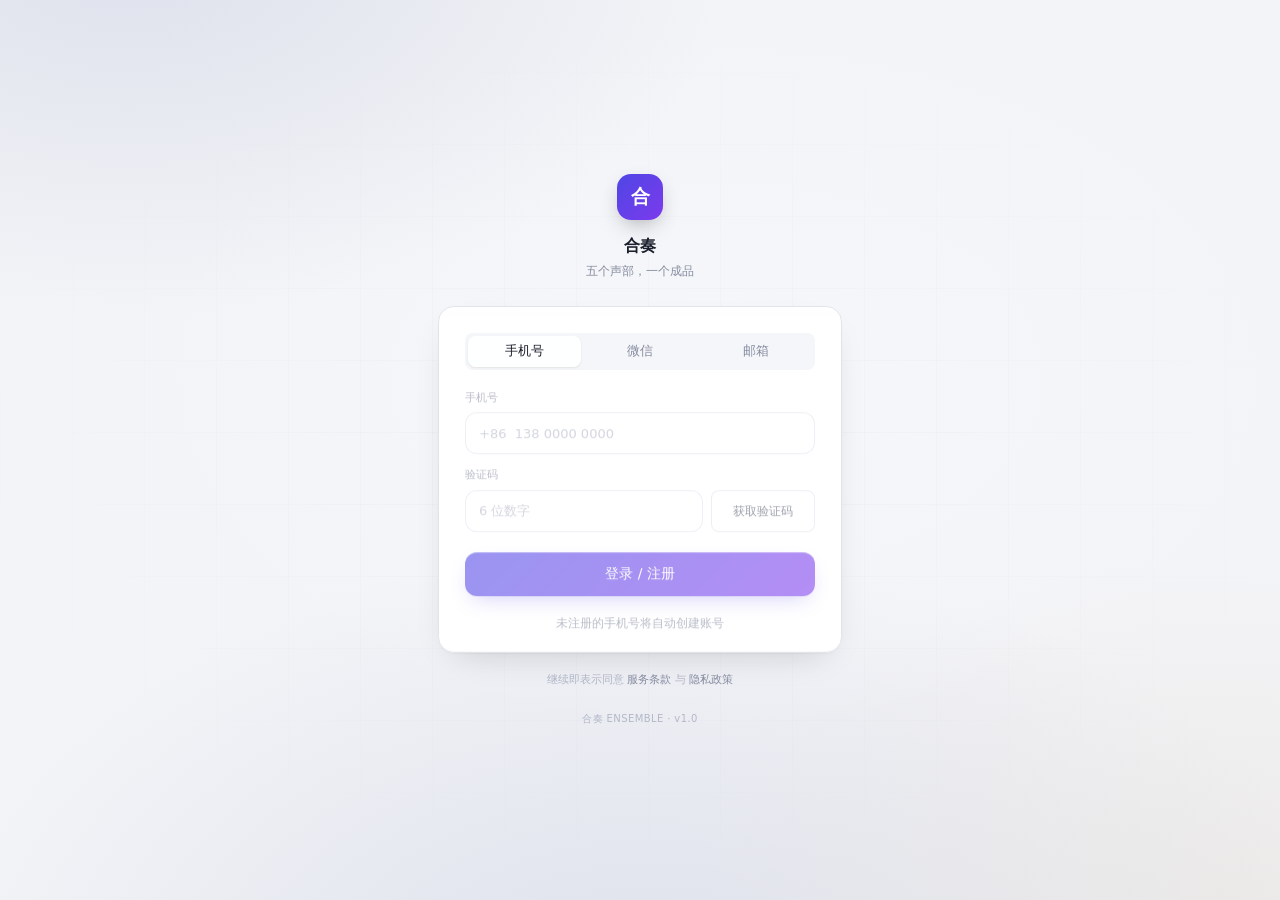
<file: index.html>
<!DOCTYPE html>
<html lang="zh-CN">
<head>
<meta charset="UTF-8">
<meta http-equiv="refresh" content="0; url=login.html">
<title>合奏 Ensemble</title>
<style>
  html,body{height:100%;margin:0;display:grid;place-items:center;background:#F6F3EE;
    font-family:-apple-system,BlinkMacSystemFont,"PingFang SC",system-ui,sans-serif;color:#1A1A19}
  a{color:#1C1C1E;text-decoration:none;font-size:14px}
  div{text-align:center;font-size:13px;color:#8E8A83}
</style>
</head>
<body>
  <div>正在打开 <a href="login.html">合奏</a>…</div>
</body>
</html>
</file>
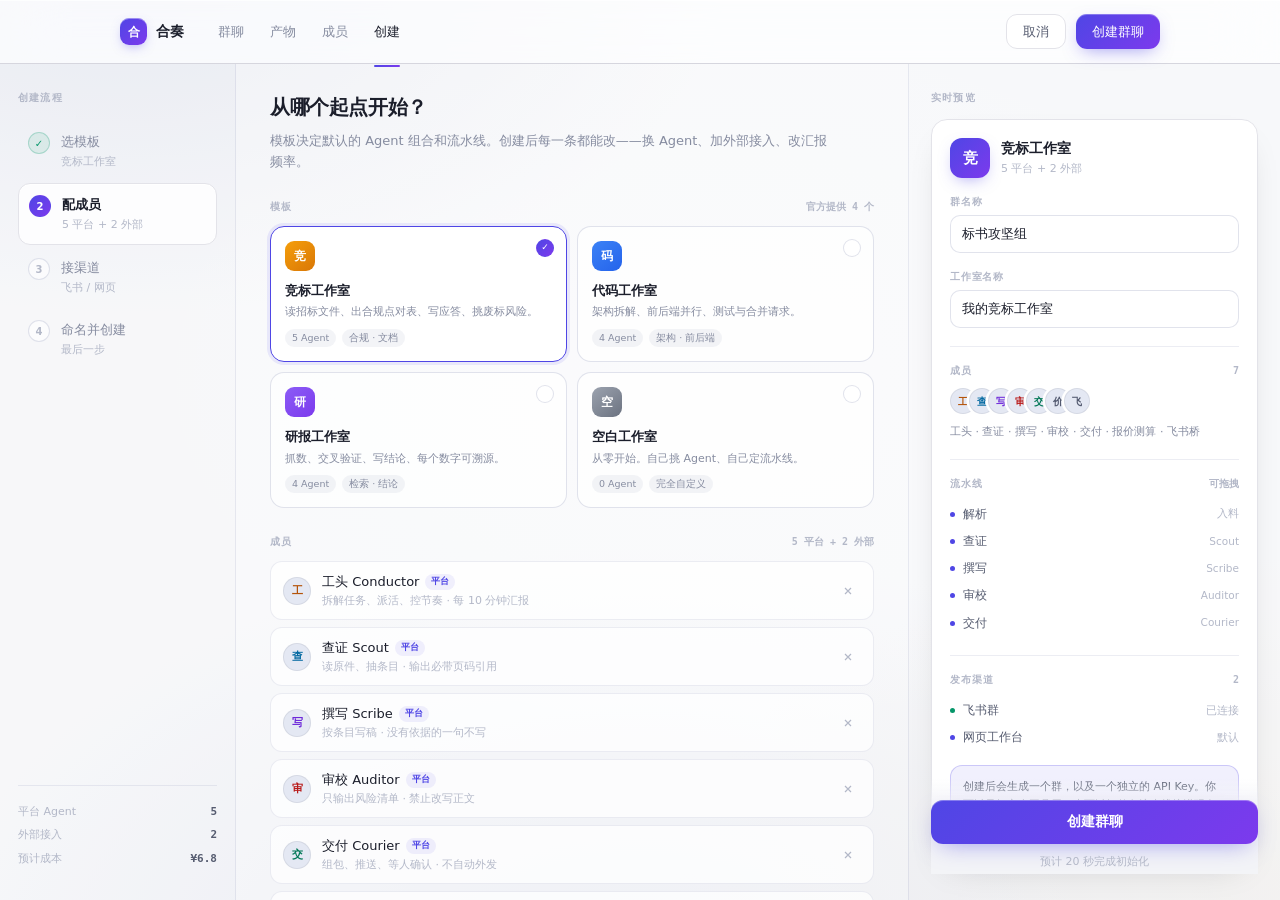
<file: builder.html>
<!DOCTYPE html>
<html lang="zh-CN" data-theme="pearl">
<head>
<meta charset="UTF-8">
<meta name="viewport" content="width=device-width,initial-scale=1">
<title>创建群聊 · 合奏</title>
<link rel="stylesheet" href="tokens.css">
<style>
body{ min-height:100vh; }

/* 顶栏 */
.app-nav .in{ max-width:1120px; }
.bar-r{ margin-left:auto; display:flex; align-items:center; gap:10px; }
.btn{
  display:inline-flex; align-items:center; gap:6px;
  height:35px; padding:0 16px; border-radius:11px;
  font-size:13px; font-weight:500; transition:all .18s;
}
.btn-line{
  background:var(--glass-2);
  backdrop-filter:blur(20px); -webkit-backdrop-filter:blur(20px);
  border:1px solid var(--glass-line);
  color:var(--tx-2);
  box-shadow:inset 0 1px 0 rgba(255,255,255,.8);
}
.btn-line:hover{ color:var(--tx); background:var(--glass); }
.btn-grad{
  background:var(--grad); color:#fff;
  box-shadow:0 6px 18px -6px rgba(79,70,229,.55), inset 0 1px 0 rgba(255,255,255,.28);
}
.btn-grad:hover{ filter:brightness(1.06); transform:translateY(-1px); }

/* 三栏 */
.page{ display:grid; grid-template-columns:236px minmax(0,1fr) 372px; height:calc(100vh - 64px); }
.steps{
  padding:26px 18px; border-right:1px solid var(--line);
  background:rgba(255,255,255,.28);
  min-height:0; overflow-y:auto;
}
.steps-h{
  font-size:10px; font-weight:600; letter-spacing:.12em;
  text-transform:uppercase; color:var(--tx-4); margin-bottom:16px;
}
.step{ display:flex; gap:11px; padding:11px 10px; border-radius:12px; margin-bottom:2px; }
.step .n{
  width:22px; height:22px; border-radius:50%; flex:0 0 22px;
  display:grid; place-items:center; font-size:10px; font-weight:600;
  border:1px solid var(--line-2); color:var(--tx-4);
  background:rgba(255,255,255,.6);
}
.step .t{ font-size:13px; font-weight:500; color:var(--tx-3); }
.step .s{ font-size:11px; color:var(--tx-4); margin-top:2px; }
.step.done .n{ background:var(--success-soft); border-color:rgba(5,150,105,.24); color:var(--success); }
.step.now{ background:rgba(255,255,255,.85); border:1px solid var(--glass-line); box-shadow:inset 0 1px 0 #fff; }
.step.now .n{ background:var(--grad); border-color:transparent; color:#fff; }
.step.now .t{ color:var(--tx); font-weight:600; }
.steps-foot{ margin-top:auto; padding-top:18px; border-top:1px solid var(--line); }
.steps{ display:flex; flex-direction:column; }
.sf{ display:flex; font-size:11px; color:var(--tx-4); margin-bottom:7px; }
.sf b{ margin-left:auto; color:var(--tx-2); font-family:var(--mono); }

/* 中 */
.main{ padding:28px 34px 40px; overflow-y:auto; min-height:0; background:rgba(255,255,255,.5); }
.h1{ font-size:20px; font-weight:600; letter-spacing:-.02em; }
.lead{ margin-top:8px; font-size:13px; color:var(--tx-3); max-width:560px; line-height:1.65; }

.sec{
  display:flex; align-items:center; gap:8px;
  margin:26px 0 12px;
  font-size:10px; font-weight:600; letter-spacing:.11em;
  text-transform:uppercase; color:var(--tx-4);
}
.sec .c{ margin-left:auto; font-family:var(--mono); letter-spacing:0; }

.tpls{ display:grid; grid-template-columns:1fr 1fr; gap:10px; }
.tpl{
  position:relative; padding:14px;
  border-radius:14px; border:1px solid var(--line-2);
  background:rgba(255,255,255,.7); cursor:pointer;
  transition:all .18s;
}
.tpl:hover{ border-color:var(--tx-4); transform:translateY(-1px); }
.tpl.on{ border-color:var(--primary); box-shadow:0 0 0 3px rgba(79,70,229,.1); background:#fff; }
.tpl .chk{
  position:absolute; top:12px; right:12px;
  width:18px; height:18px; border-radius:50%;
  border:1px solid var(--line-2); background:#fff;
  display:grid; place-items:center; color:transparent; font-size:9px;
}
.tpl.on .chk{ background:var(--grad); border-color:transparent; color:#fff; }
.tpl-ic{
  width:30px; height:30px; border-radius:9px;
  display:grid; place-items:center; color:#fff;
  font-size:12px; font-weight:600; margin-bottom:10px;
}
.tpl-n{ font-size:13px; font-weight:600; }
.tpl-d{ margin-top:4px; font-size:11px; line-height:1.5; color:var(--tx-3); }
.tpl-m{ display:flex; gap:6px; margin-top:8px; }
.tpl-m span{
  font-size:9.5px; padding:2px 7px; border-radius:99px;
  background:rgba(120,130,170,.09); color:var(--tx-3);
}

/* 成员行 */
.row{
  display:flex; align-items:center; gap:11px;
  padding:10px 12px; border-radius:12px;
  border:1px solid var(--line); background:rgba(255,255,255,.72);
  margin-bottom:7px;
  transition:all .16s;
}
.row:hover{ border-color:var(--line-2); background:#fff; box-shadow:0 6px 18px -12px rgba(20,20,40,.3); }
.row .avatar{ width:28px; height:28px; font-size:11px; }
.row-n{ font-size:13px; font-weight:500; display:flex; align-items:center; gap:6px; }
.row-d{ font-size:11px; color:var(--tx-4); margin-top:1px; }
.src{ font-size:9px; font-weight:600; padding:1px 6px; border-radius:99px; }
.src-p{ background:var(--primary-soft); color:var(--primary); }
.src-x{ background:rgba(109,40,217,.1); color:#6D28D9; }
.src-f{ background:var(--success-soft); color:var(--success); }
.x{
  width:26px; height:26px; border-radius:8px; margin-left:auto;
  display:grid; place-items:center; color:var(--tx-4);
}
.x:hover{ background:rgba(220,38,38,.07); color:var(--danger); }

.add{ display:flex; gap:8px; margin-top:10px; }
.add button{
  flex:1; height:40px; border-radius:11px;
  border:1px dashed var(--line-2);
  background:rgba(255,255,255,.4);
  display:flex; align-items:center; justify-content:center; gap:7px;
  font-size:12px; color:var(--tx-3);
  transition:all .16s;
}
.add button:hover{ border-color:var(--primary); color:var(--primary); background:var(--primary-soft); }

/* 右预览 */
.side{
  padding:26px 22px; border-left:1px solid var(--line); min-height:0; overflow-y:auto;
  background:rgba(255,255,255,.34);
  display:flex; flex-direction:column;
}
.side-h{
  font-size:10px; font-weight:600; letter-spacing:.12em;
  text-transform:uppercase; color:var(--tx-4); margin-bottom:14px;
}
.card{
  padding:18px; border-radius:16px;
  background:var(--glass);
  backdrop-filter:blur(20px); -webkit-backdrop-filter:blur(20px);
  border:1px solid var(--glass-line);
  box-shadow:inset 0 1px 0 #fff, var(--glass-sh);
}
.gh{ display:flex; align-items:center; gap:11px; }
.gh .ic{
  width:40px; height:40px; border-radius:12px;
  background:var(--grad); color:#fff;
  display:grid; place-items:center; font-size:15px; font-weight:600;
  box-shadow:0 6px 16px -6px rgba(79,70,229,.5);
}
.gh .n{ font-size:14px; font-weight:600; }
.gh .s{ font-size:11px; color:var(--tx-4); margin-top:2px; }

.fld{ margin-top:16px; }
.fld label{
  display:block; font-size:10px; font-weight:600; letter-spacing:.08em;
  text-transform:uppercase; color:var(--tx-4); margin-bottom:6px;
}
.fld input{
  width:100%; height:38px; padding:0 11px;
  border:1px solid var(--line-2); border-radius:10px;
  background:rgba(255,255,255,.8); font-size:13px; color:var(--tx);
}
.fld input:focus{ border-color:var(--primary); box-shadow:0 0 0 3px rgba(79,70,229,.1); }

.blk{ margin-top:18px; padding-top:16px; border-top:1px solid var(--line); }
.blk-h{
  display:flex; font-size:10px; font-weight:600; letter-spacing:.1em;
  text-transform:uppercase; color:var(--tx-4); margin-bottom:10px;
}
.blk-h span{ margin-left:auto; font-family:var(--mono); letter-spacing:0; }
.stack{ display:flex; }
.stack .avatar{ width:26px; height:26px; margin-left:-7px; box-shadow:0 0 0 2.5px #fff; font-size:10px; }
.stack .avatar:first-child{ margin-left:0; }
.names{ margin-top:9px; font-size:11px; color:var(--tx-3); line-height:1.6; }

.fl{ display:flex; align-items:center; gap:8px; font-size:11.5px; color:var(--tx-2); padding:5px 0; }
.fl .d{ width:5px; height:5px; border-radius:99px; background:var(--primary); }
.fl .r{ margin-left:auto; color:var(--tx-4); font-size:10.5px; }

.tip{
  margin-top:14px; padding:12px; border-radius:12px;
  background:var(--primary-soft); border:1px solid var(--primary-line);
  font-size:11px; line-height:1.65; color:var(--tx-2);
}

.go{
  position:sticky; bottom:0; margin-top:auto;
  padding:22px 0 4px;
  background:linear-gradient(to top, var(--bg-solid) 66%, rgba(243,244,247,0));
}
.go button{
  width:100%; height:44px; border-radius:12px;
  background:var(--grad); color:#fff;
  font-size:14px; font-weight:600;
  box-shadow:0 8px 24px -10px rgba(79,70,229,.6), inset 0 1px 0 rgba(255,255,255,.3);
}
.go button:hover{ filter:brightness(1.06); }
.go .h{ text-align:center; font-size:11px; color:var(--tx-4); margin-top:10px; }

@media (max-width:1100px){
  .page{ grid-template-columns:1fr; }
  .steps{ display:none; }
  .side{ border-left:0; border-top:1px solid var(--line); }
}
</style>
</head>
<body>

<nav class="app-nav">
  <div class="in">
    <a class="brand" href="studio.html">
      <span class="brand-m">合</span>
      <span class="brand-n">合奏</span>
    </a>
    <div class="links">
      <a href="studio.html">群聊</a>
      <a href="#">产物</a>
      <a href="#">成员</a>
      <a class="on" href="builder.html">创建</a>
    </div>
    <div class="bar-r">
      <a class="btn btn-line" href="studio.html">取消</a>
      <a class="btn btn-grad" href="chat.html">创建群聊</a>
    </div>
  </div>
</nav>

<div class="page">

  <!-- 左：步骤 -->
  <aside class="steps">
    <div class="steps-h">创建流程</div>

    <div class="step done">
      <span class="n">✓</span>
      <div><div class="t">选模板</div><div class="s">竞标工作室</div></div>
    </div>
    <div class="step now">
      <span class="n">2</span>
      <div><div class="t">配成员</div><div class="s">5 平台 + 2 外部</div></div>
    </div>
    <div class="step">
      <span class="n">3</span>
      <div><div class="t">接渠道</div><div class="s">飞书 / 网页</div></div>
    </div>
    <div class="step">
      <span class="n">4</span>
      <div><div class="t">命名并创建</div><div class="s">最后一步</div></div>
    </div>

    <div class="steps-foot">
      <div class="sf"><span>平台 Agent</span><b>5</b></div>
      <div class="sf"><span>外部接入</span><b>2</b></div>
      <div class="sf"><span>预计成本</span><b>¥6.8</b></div>
    </div>
  </aside>

  <!-- 中：配置 -->
  <main class="main">
    <div class="h1">从哪个起点开始？</div>
    <div class="lead">模板决定默认的 Agent 组合和流水线。创建后每一条都能改——换 Agent、加外部接入、改汇报频率。</div>

    <div class="sec">模板 <span class="c">官方提供 4 个</span></div>
    <div class="tpls">
      <div class="tpl on">
        <span class="chk">✓</span>
        <div class="tpl-ic" style="background:linear-gradient(140deg,#F59E0B,#D97706)">竞</div>
        <div class="tpl-n">竞标工作室</div>
        <div class="tpl-d">读招标文件、出合规点对表、写应答、挑废标风险。</div>
        <div class="tpl-m"><span>5 Agent</span><span>合规 · 文档</span></div>
      </div>
      <div class="tpl">
        <span class="chk">✓</span>
        <div class="tpl-ic" style="background:linear-gradient(140deg,#3B82F6,#2563EB)">码</div>
        <div class="tpl-n">代码工作室</div>
        <div class="tpl-d">架构拆解、前后端并行、测试与合并请求。</div>
        <div class="tpl-m"><span>4 Agent</span><span>架构 · 前后端</span></div>
      </div>
      <div class="tpl">
        <span class="chk">✓</span>
        <div class="tpl-ic" style="background:linear-gradient(140deg,#8B5CF6,#7C3AED)">研</div>
        <div class="tpl-n">研报工作室</div>
        <div class="tpl-d">抓数、交叉验证、写结论、每个数字可溯源。</div>
        <div class="tpl-m"><span>4 Agent</span><span>检索 · 结论</span></div>
      </div>
      <div class="tpl">
        <span class="chk">✓</span>
        <div class="tpl-ic" style="background:linear-gradient(140deg,#9CA3AF,#6B7280)">空</div>
        <div class="tpl-n">空白工作室</div>
        <div class="tpl-d">从零开始。自己挑 Agent、自己定流水线。</div>
        <div class="tpl-m"><span>0 Agent</span><span>完全自定义</span></div>
      </div>
    </div>

    <div class="sec">成员 <span class="c">5 平台 + 2 外部</span></div>

    <div class="row">
      <div class="avatar av-con">工</div>
      <div class="grow"><div class="row-n">工头 Conductor <span class="src src-p">平台</span></div><div class="row-d">拆解任务、派活、控节奏 · 每 10 分钟汇报</div></div>
      <button class="x"><svg width="12" height="12" viewBox="0 0 24 24" fill="none" stroke="currentColor" stroke-width="2.4"><path d="M18 6 6 18M6 6l12 12"/></svg></button>
    </div>
    <div class="row">
      <div class="avatar av-sco">查</div>
      <div class="grow"><div class="row-n">查证 Scout <span class="src src-p">平台</span></div><div class="row-d">读原件、抽条目 · 输出必带页码引用</div></div>
      <button class="x"><svg width="12" height="12" viewBox="0 0 24 24" fill="none" stroke="currentColor" stroke-width="2.4"><path d="M18 6 6 18M6 6l12 12"/></svg></button>
    </div>
    <div class="row">
      <div class="avatar av-scr">写</div>
      <div class="grow"><div class="row-n">撰写 Scribe <span class="src src-p">平台</span></div><div class="row-d">按条目写稿 · 没有依据的一句不写</div></div>
      <button class="x"><svg width="12" height="12" viewBox="0 0 24 24" fill="none" stroke="currentColor" stroke-width="2.4"><path d="M18 6 6 18M6 6l12 12"/></svg></button>
    </div>
    <div class="row">
      <div class="avatar av-aud">审</div>
      <div class="grow"><div class="row-n">审校 Auditor <span class="src src-p">平台</span></div><div class="row-d">只输出风险清单 · 禁止改写正文</div></div>
      <button class="x"><svg width="12" height="12" viewBox="0 0 24 24" fill="none" stroke="currentColor" stroke-width="2.4"><path d="M18 6 6 18M6 6l12 12"/></svg></button>
    </div>
    <div class="row">
      <div class="avatar av-cou">交</div>
      <div class="grow"><div class="row-n">交付 Courier <span class="src src-p">平台</span></div><div class="row-d">组包、推送、等人确认 · 不自动外发</div></div>
      <button class="x"><svg width="12" height="12" viewBox="0 0 24 24" fill="none" stroke="currentColor" stroke-width="2.4"><path d="M18 6 6 18M6 6l12 12"/></svg></button>
    </div>
    <div class="row">
      <div class="avatar">价</div>
      <div class="grow"><div class="row-n">报价测算 <span class="src src-x">Webhook</span></div><div class="row-d">POST /quote · 平均 40s 返回 · 已连通</div></div>
      <button class="x"><svg width="12" height="12" viewBox="0 0 24 24" fill="none" stroke="currentColor" stroke-width="2.4"><path d="M18 6 6 18M6 6l12 12"/></svg></button>
    </div>
    <div class="row">
      <div class="avatar">飞</div>
      <div class="grow"><div class="row-n">飞书群桥 <span class="src src-f">飞书</span></div><div class="row-d">群里 @ 它即下发任务 · 产物回到群聊</div></div>
      <button class="x"><svg width="12" height="12" viewBox="0 0 24 24" fill="none" stroke="currentColor" stroke-width="2.4"><path d="M18 6 6 18M6 6l12 12"/></svg></button>
    </div>

    <div class="add">
      <button><svg width="12" height="12" viewBox="0 0 24 24" fill="none" stroke="currentColor" stroke-width="2.4"><path d="M12 5v14M5 12h14"/></svg>从 Agent 库添加</button>
      <button><svg width="12" height="12" viewBox="0 0 24 24" fill="none" stroke="currentColor" stroke-width="2.4"><path d="M12 5v14M5 12h14"/></svg>接入外部 Agent</button>
    </div>
  </main>

  <!-- 右：预览 -->
  <aside class="side">
    <div class="side-h">实时预览</div>

    <div class="card">
      <div class="gh">
        <div class="ic">竞</div>
        <div><div class="n">竞标工作室</div><div class="s">5 平台 + 2 外部</div></div>
      </div>

      <div class="fld"><label>群名称</label><input value="标书攻坚组"></div>
      <div class="fld"><label>工作室名称</label><input value="我的竞标工作室"></div>

      <div class="blk">
        <div class="blk-h">成员 <span>7</span></div>
        <div class="stack">
          <div class="avatar av-con">工</div>
          <div class="avatar av-sco">查</div>
          <div class="avatar av-scr">写</div>
          <div class="avatar av-aud">审</div>
          <div class="avatar av-cou">交</div>
          <div class="avatar">价</div>
          <div class="avatar">飞</div>
        </div>
        <div class="names">工头 · 查证 · 撰写 · 审校 · 交付 · 报价测算 · 飞书桥</div>
      </div>

      <div class="blk">
        <div class="blk-h">流水线 <span>可拖拽</span></div>
        <div class="fl"><span class="d"></span>解析<span class="r">入料</span></div>
        <div class="fl"><span class="d"></span>查证<span class="r">Scout</span></div>
        <div class="fl"><span class="d"></span>撰写<span class="r">Scribe</span></div>
        <div class="fl"><span class="d"></span>审校<span class="r">Auditor</span></div>
        <div class="fl"><span class="d"></span>交付<span class="r">Courier</span></div>
      </div>

      <div class="blk">
        <div class="blk-h">发布渠道 <span>2</span></div>
        <div class="fl"><span class="d" style="background:var(--success)"></span>飞书群<span class="r">已连接</span></div>
        <div class="fl"><span class="d"></span>网页工作台<span class="r">默认</span></div>
      </div>

      <div class="tip">创建后会生成一个群，以及一个独立的 API Key。你可以只把它当工具用，也可以把整条流水线接进现有系统。</div>
    </div>

    <div class="go">
      <a href="chat.html"><button>创建群聊</button></a>
      <div class="h">预计 20 秒完成初始化</div>
    </div>
  </aside>

</div>

<script>
(function(){
  document.querySelectorAll('.tpl').forEach(t => {
    t.addEventListener('click', () => {
      document.querySelectorAll('.tpl').forEach(x => x.classList.remove('on'));
      t.classList.add('on');
    });
  });
})();
</script>
<script src="ui.js"></script>

<script>
(function(){
  const $$ = s => [...document.querySelectorAll(s)];

  /* 移除成员 */
  $$('.x').forEach(b => b.addEventListener('click', () => {
    const row = b.closest('.row');
    const name = row.querySelector('.row-n').textContent.trim().split(' ')[0];
    UI.dialog({
      title: '移出 ' + name + '？',
      body: '<p>它负责的环节会由工头临时接管，已产出的文件保留。</p>',
      ok: '移出', cancel: '取消', danger: true,
      onOk: () => { row.remove(); UI.toast(name + ' 已移出'); }
    });
  }));

  /* 添加 Agent */
  $$('.add button').forEach(b => b.addEventListener('click', () => {
    const isExt = b.textContent.includes('外部');
    UI.dialog({
      title: isExt ? '接入外部 Agent' : '从 Agent 库添加',
      body: isExt
        ? '<p>给它一个 HTTP 端点，约定输入输出格式，它就会出现在群里。</p><div class="ui-code">POST https://your-service.com/agent</div>'
        : '<p>平台提供的岗位：<br>法务审阅 · 数据清洗 · 图表生成 · 翻译校对</p>',
      ok: isExt ? '去配置' : '添加',
      onOk: () => UI.toast(isExt ? '等待对方返回握手信息' : '已加入 1 个 Agent')
    });
  }));

  /* 导航占位项 */
  $$('.links a').forEach(a => {
    if(a.getAttribute('href') === '#'){
      a.addEventListener('click', e => { e.preventDefault(); UI.toast(a.textContent.trim() + ' 页面还没做'); });
    }
  });

  /* 创建 */
  const go = document.querySelector('.go button');
  if(go) go.addEventListener('click', e => {
    e.preventDefault();
    UI.toast('正在创建群聊…');
    setTimeout(() => location.href = 'chat.html', 700);
  });
})();
</script>
</body>
</html>
</file>
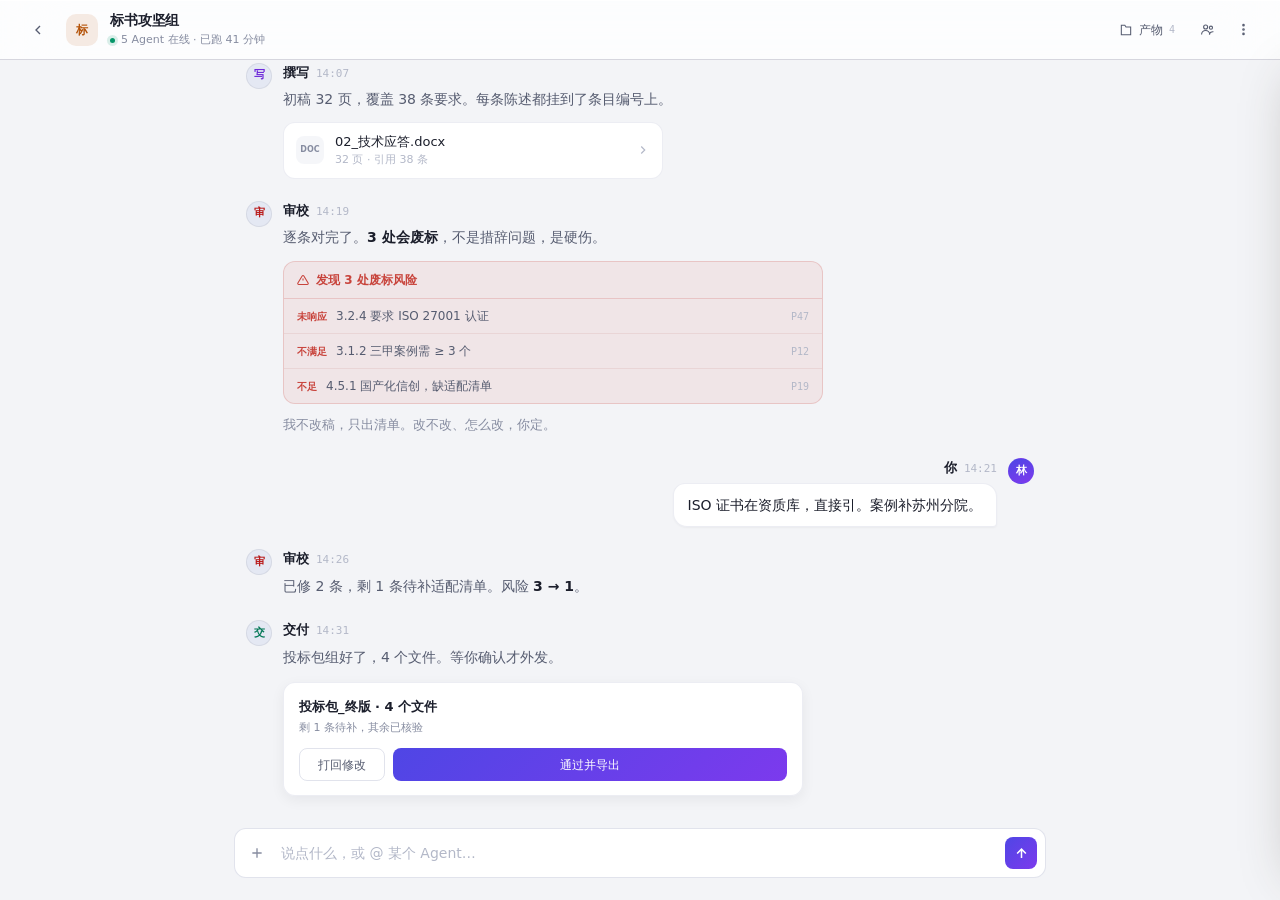
<file: chat.html>
<!DOCTYPE html>
<html lang="zh-CN" data-theme="pearl">
<head>
<meta charset="UTF-8">
<meta name="viewport" content="width=device-width,initial-scale=1">
<title>标书攻坚组 · 合奏</title>
<link rel="stylesheet" href="tokens.css">
<style>
body{ height:100vh; overflow:hidden; background:var(--bg); }

.empty-chat{
  flex:1; display:none; flex-direction:column;
  align-items:center; justify-content:center; text-align:center;
  padding:40px;
}
.empty-chat.on{ display:flex; }
.empty-chat .ic{
  width:54px; height:54px; border-radius:50%;
  background:#fff; border:1px solid var(--line);
  display:grid; place-items:center; color:var(--tx-3);
  margin-bottom:20px;
  box-shadow:0 6px 18px -8px rgba(20,20,30,.2);
}
.empty-chat h2{ font-size:19px; font-weight:600; letter-spacing:-.02em; }
.empty-chat p{ margin-top:9px; font-size:13px; color:var(--tx-3); max-width:320px; line-height:1.7; }
.empty-chat .hints{ display:flex; gap:8px; margin-top:24px; flex-wrap:wrap; justify-content:center; }
.empty-chat .hint{
  height:32px; padding:0 13px; border-radius:99px;
  border:1px solid var(--line-2); background:#fff;
  font-size:12px; color:var(--tx-2);
  display:inline-flex; align-items:center;
}
.empty-chat .hint:hover{ border-color:var(--tx-4); color:var(--tx); }

.app{ height:100vh; display:flex; flex-direction:column; }

/* ================= 顶栏 ================= */
.bar{
  flex:0 0 60px; height:60px;
  display:flex; align-items:center; gap:12px;
  padding:0 22px;
  border-bottom:1px solid var(--glass-line-2);
  background:var(--glass-2);
  backdrop-filter:blur(30px) saturate(180%);
  -webkit-backdrop-filter:blur(30px) saturate(180%);
  box-shadow:inset 0 1px 0 rgba(255,255,255,.8);
  position:relative; z-index:40;
}
.back{
  width:32px; height:32px; border-radius:9px;
  display:grid; place-items:center; color:var(--tx-2);
  border:1px solid transparent;
  transition:all .16s;
}
.back:hover{ background:rgba(255,255,255,.7); border-color:var(--glass-line); color:var(--tx); }
.back:hover{ background:var(--panel-3); color:var(--tx); }

.g-ic{
  width:32px; height:32px; border-radius:10px;
  background:rgba(180,83,9,.11); color:#B45309;
  display:grid; place-items:center;
  font-size:12px; font-weight:600;
}
.g-t{ font-size:14px; font-weight:600; letter-spacing:-.01em; }
.g-s{
  font-size:11px; color:var(--tx-3); margin-top:1px;
  display:flex; align-items:center; gap:6px;
}
.g-s .d{ width:5px; height:5px; border-radius:99px; background:var(--success); box-shadow:0 0 0 3px rgba(5,150,105,.14); }

.bar-r{ margin-left:auto; display:flex; align-items:center; gap:6px; }
.tool{
  height:30px; padding:0 11px; border-radius:8px;
  display:flex; align-items:center; gap:6px;
  font-size:12px; color:var(--tx-2);
  transition:background .15s, color .15s;
}
.tool:hover{ background:var(--panel-3); color:var(--tx); }
.tool .n{
  font-size:10px; font-family:var(--mono);
  color:var(--tx-4);
}
.tool.on{ background:var(--panel); box-shadow:0 1px 2px rgba(60,50,35,.08); color:var(--tx); }
.tool.icon{ width:30px; padding:0; justify-content:center; }

/* ================= 消息 ================= */
.scroll{
  flex:1; overflow-y:auto; min-height:0;
  padding:26px 0 10px;
}
.thread{
  max-width:860px; margin:0 auto; padding:0 36px;
}

/* 系统 */
.sys{
  margin:0 auto 22px; width:fit-content;
  font-size:11px; color:var(--tx-4);
  background:var(--panel-3);
  padding:4px 12px; border-radius:99px;
}

/* 消息行 */
.m{ display:flex; gap:11px; margin-bottom:22px; }
.m-b{ min-width:0; flex:1; }
.m-h{ display:flex; align-items:baseline; gap:7px; margin-bottom:5px; }
.m-n{ font-size:13px; font-weight:600; color:var(--tx); }
.m-t{ font-size:11px; color:var(--tx-4); font-family:var(--mono); }
.m-x{
  font-size:14px; color:var(--tx-2); line-height:1.75;
  max-width:620px;
}
.m-x b{ color:var(--tx); font-weight:600; }

/* 人 */
.m.me{ flex-direction:row-reverse; }
.m.me .m-b{ display:flex; flex-direction:column; align-items:flex-end; }
.m.me .m-h{ justify-content:flex-end; }
.m.me .m-x{
  background:var(--panel);
  border:1px solid var(--line);
  padding:9px 14px; border-radius:12px 14px 4px 14px;
  color:var(--tx);
  box-shadow:var(--sh-1);
}

/* 文件 */
.f{
  display:flex; align-items:center; gap:11px;
  margin-top:10px; padding:9px 12px;
  background:var(--glass);
  border:1px solid var(--line);
  border-radius:12px;
  max-width:380px;
  cursor:pointer;
  transition:border-color .16s, box-shadow .16s;
}
.f:hover{ border-color:var(--line-2); box-shadow:var(--sh-2); }
.f-ic{
  width:28px; height:28px; flex:0 0 28px; border-radius:8px;
  display:grid; place-items:center;
  font-size:8px; font-weight:600;
  background:var(--panel-3); color:var(--tx-3);
}
.f-ic.zip{ background:var(--accent-soft); color:var(--accent); }
.f-n{ font-size:13px; font-weight:500; }
.f-s{ font-size:11px; color:var(--tx-4); margin-top:1px; }
.f-go{ margin-left:auto; color:var(--tx-4); }

/* 风险 */
.risk{
  margin-top:11px; max-width:540px;
  border:1px solid var(--rose-line);
  border-radius:12px;
  background:var(--rose-soft);
  overflow:hidden;
}
.risk-h{
  padding:9px 13px; font-size:12px; font-weight:600; color:var(--rose);
  border-bottom:1px solid var(--rose-line);
  display:flex; align-items:center; gap:7px;
}
.risk-i{
  display:flex; align-items:baseline; gap:9px;
  padding:8px 13px; font-size:12px; color:var(--tx-2);
}
.risk-i + .risk-i{ border-top:1px solid rgba(169,59,51,.09); }
.risk-i .k{ font-size:10px; color:var(--rose); font-weight:600; flex:0 0 auto; }
.risk-i .p{ margin-left:auto; font-size:10px; color:var(--tx-4); font-family:var(--mono); }

/* 确认 */
.act{
  margin-top:13px; padding:14px 15px;
  background:var(--panel);
  border:1px solid var(--line);
  border-radius:12px;
  max-width:520px;
  box-shadow:var(--sh-2);
}
.act-t{ font-size:13px; font-weight:600; }
.act-s{ font-size:11px; color:var(--tx-3); margin-top:3px; }
.act-r{ display:flex; gap:8px; margin-top:12px; }
.act-r button{ height:33px; border-radius:8px; font-size:12px; font-weight:500; }
.act-r .no{
  flex:0 0 86px; border:1px solid var(--line-2);
  color:var(--tx-2); background:transparent;
}
.act-r .no:hover{ border-color:var(--line-3); color:var(--tx); }
.act-r .yes{ flex:1; background:var(--grad); color:#fff; }
.act-r .yes:hover{ filter:brightness(1.08); }
.act.done{ border-color:var(--green-line); background:var(--green-soft); }
.act.done .act-t{ color:var(--green); }

/* ================= 输入 ================= */
.composer{
  flex:0 0 auto;
  padding:0 22px 22px;
}
.composer-in{
  max-width:812px; margin:0 auto;
  display:flex; align-items:flex-end; gap:8px;
  background:var(--glass);
  backdrop-filter:blur(24px) saturate(180%);
  -webkit-backdrop-filter:blur(24px) saturate(180%);
  border:1px solid var(--line-2);
  border-radius:12px;
  padding:8px 8px 8px 6px;
  transition:border-color .18s, box-shadow .18s;
}
.composer-in:focus-within{
  border-color:var(--line-3);
  box-shadow:0 0 0 3px rgba(28,28,30,.04);
}
.plus{
  width:32px; height:32px; flex:0 0 32px; border-radius:8px;
  display:grid; place-items:center; color:var(--tx-3);
}
.plus:hover{ background:var(--panel-3); color:var(--tx); }
.ta{
  flex:1; border:0; outline:none; resize:none;
  height:32px; line-height:32px;
  font-size:14px; color:var(--tx);
  background:transparent;
  font-family:inherit;
}
.ta::placeholder{ color:var(--tx-4); }
.send{
  width:32px; height:32px; flex:0 0 32px; border-radius:8px;
  background:var(--grad); color:#fff;
  display:grid; place-items:center;
  transition:background .15s;
}
.send:hover{ filter:brightness(1.08); }

/* ================= 产物抽屉 ================= */
.panel{
  position:fixed; top:54px; right:0; bottom:0;
  width:344px;
  background:var(--panel);
  border-left:1px solid var(--line);
  box-shadow:-20px 0 50px -24px rgba(60,50,35,.28);
  transform:translateX(103%);
  transition:transform .28s cubic-bezier(.22,.61,.36,1);
  z-index:50;
  display:flex; flex-direction:column;
}
.panel.open{ transform:none; }

.p-head{
  padding:16px; border-bottom:1px solid var(--line);
  display:flex; align-items:center;
  font-size:12px; font-weight:600;
  letter-spacing:.06em; text-transform:uppercase;
  color:var(--tx-3);
}
.p-x{
  margin-left:auto; width:26px; height:26px; border-radius:6px;
  display:grid; place-items:center; color:var(--tx-3);
}
.p-x:hover{ background:var(--panel-3); color:var(--tx); }

.p-body{ flex:1; overflow-y:auto; padding:12px; }

.p-row{
  display:flex; align-items:center; gap:10px;
  padding:9px 10px; border-radius:8px; cursor:pointer;
}
.p-row:hover{ background:var(--panel-2); }
.p-row.on{ background:var(--panel-3); }

.p-label{
  margin:14px 4px 8px;
  font-size:10px; font-weight:600; letter-spacing:.1em;
  text-transform:uppercase; color:var(--tx-4);
}

table{ width:100%; border-collapse:collapse; }
th{
  text-align:left; font-size:10px; color:var(--tx-4); font-weight:500;
  padding:7px 8px; border-bottom:1px solid var(--line);
}
td{
  font-size:12px; color:var(--tx-2);
  padding:8px; border-bottom:1px solid var(--line);
}
td.n{ font-family:var(--mono); font-size:10px; color:var(--tx-4); }
.st{ font-size:10px; }
.st.ok{ color:var(--green); }
.st.warn{ color:var(--amber); }
</style>
</head>
<body>
<div class="app">

  <!-- 顶栏 -->
  <header class="bar">
    <a class="back" href="studio.html">
      <svg width="16" height="16" viewBox="0 0 24 24" fill="none" stroke="currentColor" stroke-width="2"><path d="m15 18-6-6 6-6"/></svg>
    </a>
    <div class="g-ic">标</div>
    <div>
      <div class="g-t">标书攻坚组</div>
      <div class="g-s"><span class="d"></span>5 Agent 在线 · 已跑 41 分钟</div>
    </div>

    <div class="bar-r">
      <button class="tool" id="artBtn">
        <svg width="14" height="14" viewBox="0 0 24 24" fill="none" stroke="currentColor" stroke-width="1.8"><path d="M4 4h6l2 3h8v13H4z"/></svg>
        产物 <span class="n">4</span>
      </button>
      <button class="tool icon" title="成员">
        <svg width="15" height="15" viewBox="0 0 24 24" fill="none" stroke="currentColor" stroke-width="1.8"><circle cx="9" cy="8" r="3.2"/><path d="M2.5 20a6.5 6.5 0 0 1 13 0"/><circle cx="17.5" cy="9" r="2.5"/><path d="M15 20a5.5 5.5 0 0 1 6.5-4.3"/></svg>
      </button>
      <button class="tool icon" title="设置" onclick="location.href='studio.html'">
        <svg width="15" height="15" viewBox="0 0 24 24" fill="none" stroke="currentColor" stroke-width="1.8"><circle cx="12" cy="5" r="1.2"/><circle cx="12" cy="12" r="1.2"/><circle cx="12" cy="19" r="1.2"/></svg>
      </button>
    </div>
  </header>

  <!-- 空态 -->
  <div class="empty-chat" id="emptyChat">
    <div class="ic">
      <svg width="22" height="22" viewBox="0 0 24 24" fill="none" stroke="currentColor" stroke-width="1.6"><path d="M21 11.5a8.5 8.5 0 0 1-8.5 8.5H4l2-3.2A8.5 8.5 0 1 1 21 11.5z"/></svg>
    </div>
    <h2>群里还很安静</h2>
    <p>说第一句话，或者 @ 某个 Agent 直接派活。它会自己拆任务、找其他人配合。</p>
    <div class="hints">
      <button class="hint">@工头 拆一下这个需求</button>
      <button class="hint">把附件转成条目表</button>
      <button class="hint">看看这个群能干什么</button>
    </div>
  </div>

  <!-- 消息 -->
  <div class="scroll" id="scroll">
    <div class="thread">

      <div class="sys">13:48 · 任务已创建 · 招标文件 186 页</div>

      <div class="m">
        <div class="avatar av-con">工</div>
        <div class="m-b">
          <div class="m-h"><span class="m-n">工头</span><span class="m-t">13:49</span></div>
          <div class="m-x">拆成四步：查证 → 撰写 → 审校 → 交付。预计 <b>45 分钟</b>，到点我会汇报。</div>
        </div>
      </div>

      <div class="m">
        <div class="avatar av-sco">查</div>
        <div class="m-b">
          <div class="m-h"><span class="m-n">查证</span><span class="m-t">13:56</span></div>
          <div class="m-x">186 页扫完了。抽出 <b>47 条</b>可核验要求，其中 <b>12 条是硬性资质</b>。每条都带原文页码。</div>
          <div class="f">
            <div class="f-ic">JSON</div>
            <div class="grow">
              <div class="f-n">01_合规条目表.json</div>
              <div class="f-s">47 条 · 12 条硬性</div>
            </div>
            <svg class="f-go" width="14" height="14" viewBox="0 0 24 24" fill="none" stroke="currentColor" stroke-width="2"><path d="m9 18 6-6-6-6"/></svg>
          </div>
        </div>
      </div>

      <div class="m">
        <div class="avatar av-scr">写</div>
        <div class="m-b">
          <div class="m-h"><span class="m-n">撰写</span><span class="m-t">14:07</span></div>
          <div class="m-x">初稿 32 页，覆盖 38 条要求。每条陈述都挂到了条目编号上。</div>
          <div class="f">
            <div class="f-ic">DOC</div>
            <div class="grow">
              <div class="f-n">02_技术应答.docx</div>
              <div class="f-s">32 页 · 引用 38 条</div>
            </div>
            <svg class="f-go" width="14" height="14" viewBox="0 0 24 24" fill="none" stroke="currentColor" stroke-width="2"><path d="m9 18 6-6-6-6"/></svg>
          </div>
        </div>
      </div>

      <div class="m">
        <div class="avatar av-aud">审</div>
        <div class="m-b">
          <div class="m-h"><span class="m-n">审校</span><span class="m-t">14:19</span></div>
          <div class="m-x">逐条对完了。<b>3 处会废标</b>，不是措辞问题，是硬伤。</div>
          <div class="risk">
            <div class="risk-h">
              <svg width="12" height="12" viewBox="0 0 24 24" fill="none" stroke="currentColor" stroke-width="2.2"><path d="M12 9v4M12 17h.01"/><path d="M10.3 3.9 1.8 18a2 2 0 0 0 1.7 3h17a2 2 0 0 0 1.7-3L13.7 3.9a2 2 0 0 0-3.4 0z"/></svg>
              发现 3 处废标风险
            </div>
            <div class="risk-i"><span class="k">未响应</span><span>3.2.4 要求 ISO 27001 认证</span><span class="p">P47</span></div>
            <div class="risk-i"><span class="k">不满足</span><span>3.1.2 三甲案例需 ≥ 3 个</span><span class="p">P12</span></div>
            <div class="risk-i"><span class="k">不足</span><span>4.5.1 国产化信创，缺适配清单</span><span class="p">P19</span></div>
          </div>
          <div class="m-x" style="margin-top:10px;color:var(--tx-3);font-size:13px">我不改稿，只出清单。改不改、怎么改，你定。</div>
        </div>
      </div>

      <div class="m me">
        <div class="avatar me">林</div>
        <div class="m-b">
          <div class="m-h"><span class="m-n">你</span><span class="m-t">14:21</span></div>
          <div class="m-x">ISO 证书在资质库，直接引。案例补苏州分院。</div>
        </div>
      </div>

      <div class="m">
        <div class="avatar av-aud">审</div>
        <div class="m-b">
          <div class="m-h"><span class="m-n">审校</span><span class="m-t">14:26</span></div>
          <div class="m-x">已修 2 条，剩 1 条待补适配清单。风险 <b>3 → 1</b>。</div>
        </div>
      </div>

      <div class="m">
        <div class="avatar av-cou">交</div>
        <div class="m-b">
          <div class="m-h"><span class="m-n">交付</span><span class="m-t">14:31</span></div>
          <div class="m-x">投标包组好了，4 个文件。等你确认才外发。</div>

          <div class="act" id="act">
            <div class="act-t">投标包_终版 · 4 个文件</div>
            <div class="act-s">剩 1 条待补，其余已核验</div>
            <div class="act-r">
              <button class="no">打回修改</button>
              <button class="yes" id="pass">通过并导出</button>
            </div>
          </div>
        </div>
      </div>

    </div>
  </div>

  <!-- 输入 -->
  <div class="composer">
    <div class="composer-in">
      <button class="plus">
        <svg width="16" height="16" viewBox="0 0 24 24" fill="none" stroke="currentColor" stroke-width="2"><path d="M12 5v14M5 12h14"/></svg>
      </button>
      <textarea class="ta" id="ta" rows="1" placeholder="说点什么，或 @ 某个 Agent…"></textarea>
      <button class="send" id="send">
        <svg width="15" height="15" viewBox="0 0 24 24" fill="none" stroke="currentColor" stroke-width="2.4"><path d="m5 12 7-7 7 7M12 19V5"/></svg>
      </button>
    </div>
  </div>

</div>

<!-- 产物抽屉 -->
<aside class="panel" id="panel">
  <div class="p-head">
    产物
    <button class="p-x" id="pClose">
      <svg width="14" height="14" viewBox="0 0 24 24" fill="none" stroke="currentColor" stroke-width="2.2"><path d="M18 6 6 18M6 6l12 12"/></svg>
    </button>
  </div>

  <div class="p-body">
    <div class="p-row on">
      <div class="f-ic">JSON</div>
      <div class="grow"><div class="f-n">01_合规条目表</div><div class="f-s">47 条</div></div>
    </div>
    <div class="p-row">
      <div class="f-ic">DOC</div>
      <div class="grow"><div class="f-n">02_技术应答</div><div class="f-s">32 页</div></div>
    </div>
    <div class="p-row">
      <div class="f-ic">XLS</div>
      <div class="grow"><div class="f-n">03_报价测算</div><div class="f-s">6 个工作表</div></div>
    </div>
    <div class="p-row">
      <div class="f-ic zip">ZIP</div>
      <div class="grow"><div class="f-n">04_投标包_终版</div><div class="f-s">2.4 MB</div></div>
    </div>

    <div class="p-label">合规点对表</div>
    <table>
      <thead><tr><th style="width:26px">#</th><th>要求</th><th style="width:40px">页</th></tr></thead>
      <tbody>
        <tr><td class="n">01</td><td>ISO 27001</td><td class="n">P47</td></tr>
        <tr><td class="n">02</td><td>三甲案例 ≥ 3</td><td class="n">P12</td></tr>
        <tr><td class="n">03</td><td>国产化信创</td><td class="n">P19</td></tr>
        <tr><td class="n">04</td><td>运维 ≤ 2h</td><td class="n">P24</td></tr>
        <tr><td class="n">05</td><td>等保三级</td><td class="n">P31</td></tr>
      </tbody>
    </table>
  </div>
</aside>

<script>
(function(){
  const scroll = document.getElementById('scroll');
  scroll.scrollTop = scroll.scrollHeight;

  /* ?state=empty 演示空群 */
  if(new URLSearchParams(location.search).get('state') === 'empty'){
    scroll.style.display = 'none';
    document.getElementById('emptyChat').classList.add('on');
  }

  /* 产物抽屉 */
  const panel = document.getElementById('panel');
  const artBtn = document.getElementById('artBtn');
  artBtn.addEventListener('click', () => {
    panel.classList.toggle('open');
    artBtn.classList.toggle('on');
  });
  document.getElementById('pClose').onclick = () => {
    panel.classList.remove('open');
    artBtn.classList.remove('on');
  };

  /* 发送 */
  const ta = document.getElementById('ta');
  const send = document.getElementById('send');
  const thread = document.querySelector('.thread');

  function fire(){
    const v = ta.value.trim();
    if(!v) return;
    const el = document.createElement('div');
    el.className = 'm me';
    el.innerHTML =
      '<div class="avatar me">林</div>' +
      '<div class="m-b"><div class="m-h"><span class="m-n">你</span>' +
      '<span class="m-t">刚刚</span></div><div class="m-x"></div></div>';
    el.querySelector('.m-x').textContent = v;
    thread.appendChild(el);
    ta.value = '';
    ta.style.height = '32px';
    scroll.scrollTo({ top: scroll.scrollHeight, behavior:'smooth' });
  }
  send.addEventListener('click', fire);
  ta.addEventListener('keydown', e => {
    if(e.key === 'Enter' && !e.shiftKey){ e.preventDefault(); fire(); }
  });
  ta.addEventListener('input', () => {
    ta.style.height = '32px';
    ta.style.height = Math.min(ta.scrollHeight, 120) + 'px';
  });

  /* 通过 */
  const pass = document.getElementById('pass');
  const act = document.getElementById('act');
  pass.addEventListener('click', () => {
    act.classList.add('done');
    act.querySelector('.act-t').textContent = '已通过 · 投标包已导出';
    act.querySelector('.act-s').textContent = '已回写飞书群 · 41 分钟完成';
    act.querySelector('.act-r').innerHTML = '<button class="no" style="flex:1;border-color:var(--green-line);color:var(--green)">完成</button>';
  });
})();
</script>
<script src="ui.js"></script>

<script>
(function(){
  const $ = s => document.querySelector(s);
  const $$ = s => [...document.querySelectorAll(s)];

  /* 成员列表 */
  const memBtn = $$('.tool.icon')[0];
  if(memBtn) memBtn.addEventListener('click', () => {
    const rows = [
      ['工','工头 Conductor','调度 · 在线'],
      ['查','查证 Scout','检索 · 在线'],
      ['写','撰写 Scribe','生成 · 在线'],
      ['审','审校 Auditor','只挑错 · 在线'],
      ['交','交付 Courier','组包 · 空闲'],
      ['价','报价测算','Webhook · 已连通'],
      ['飞','飞书群桥','已连接 · 3 人']
    ].map(r => `<div class="kv"><span style="width:20px;color:var(--tx-4)">${r[0]}</span><span>${r[1]}<br><span style="font-size:11px;color:var(--tx-4)">${r[2]}</span></span></div>`).join('');
    UI.dialog({ title: '群成员 · 7', body: rows, ok: '关闭', hideCancel: true });
  });

  /* 打回修改 */
  const no = $$('.act-r .no')[0];
  if(no) no.addEventListener('click', () => {
    UI.dialog({
      title: '打回修改',
      body: '<p>把问题写清楚，工头会重新派活。这一轮不会消耗额度。</p>',
      ok: '确认打回', cancel: '取消',
      onOk: () => UI.toast('已打回，工头重新拆解中')
    });
  });

  /* 附件 */
  const plus = $('.plus');
  if(plus) plus.addEventListener('click', () => UI.toast('附件上传待接入 · 支持 PDF / DOCX / XLSX'));

  /* 空态提示填入输入框 */
  $$('.hint').forEach(h => h.addEventListener('click', () => {
    const ta = $('#ta');
    if(ta){ ta.value = h.textContent.trim(); ta.focus(); }
  }));

  /* 产物文件行 */
  $$('.p-row').forEach(r => r.addEventListener('click', () => {
    $$('.p-row').forEach(x => x.classList.remove('on'));
    r.classList.add('on');
    const n = r.querySelector('.f-n');
    if(n) UI.toast('打开 ' + n.textContent.trim());
  }));
})();
</script>
</body>
</html>
</file>
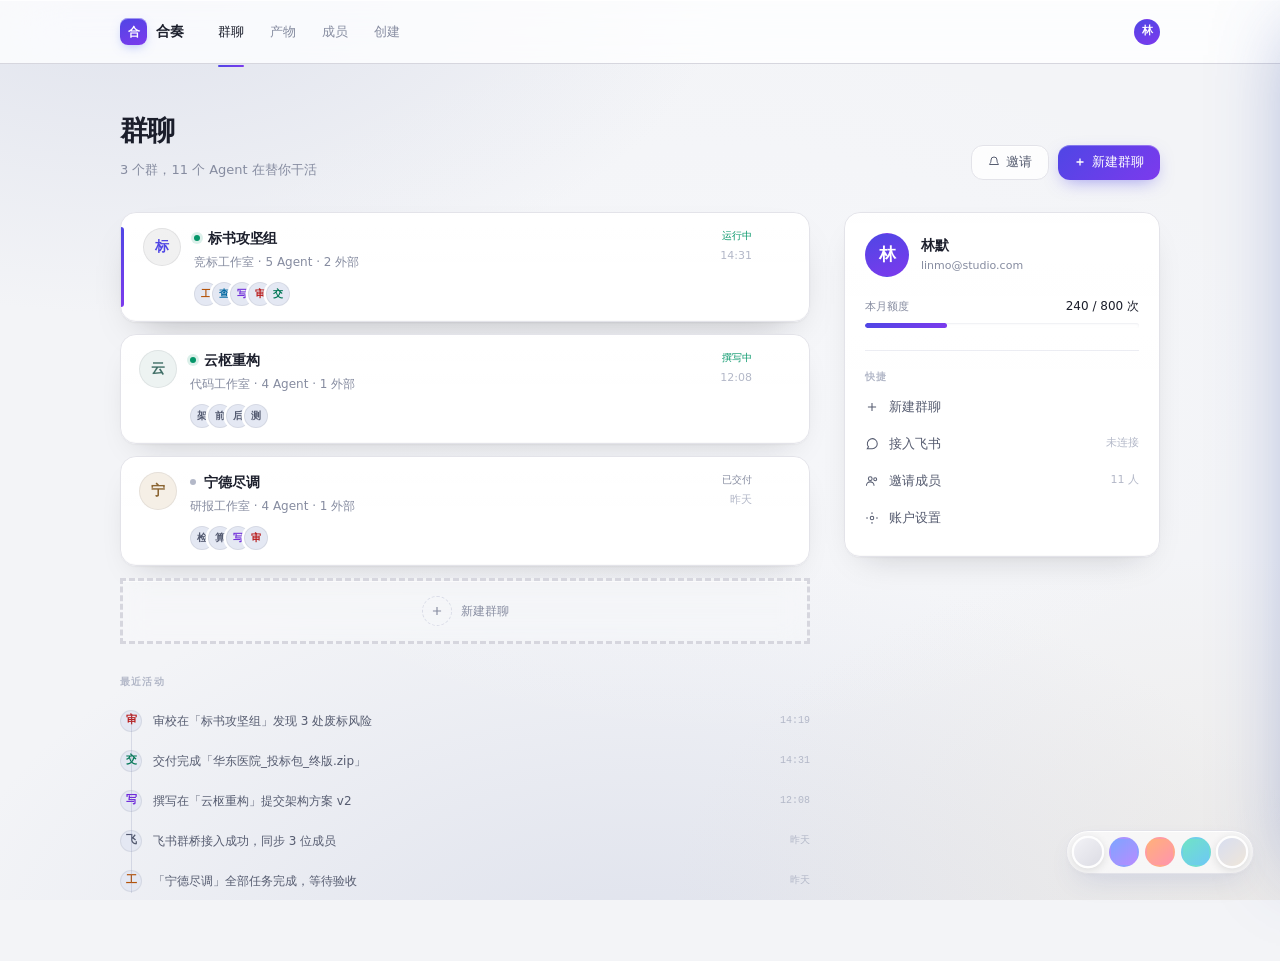
<file: home.html>
<!DOCTYPE html>
<html lang="zh-CN" data-theme="pearl">
<head>
<meta charset="UTF-8">
<meta http-equiv="refresh" content="0; url=studio.html">
<title>合奏 · 工作台</title>
</head>
<body>
<p style="font:13px -apple-system,sans-serif;padding:40px">正在打开 <a href="studio.html">工作台</a>…</p>
</body>
</html>
</file>
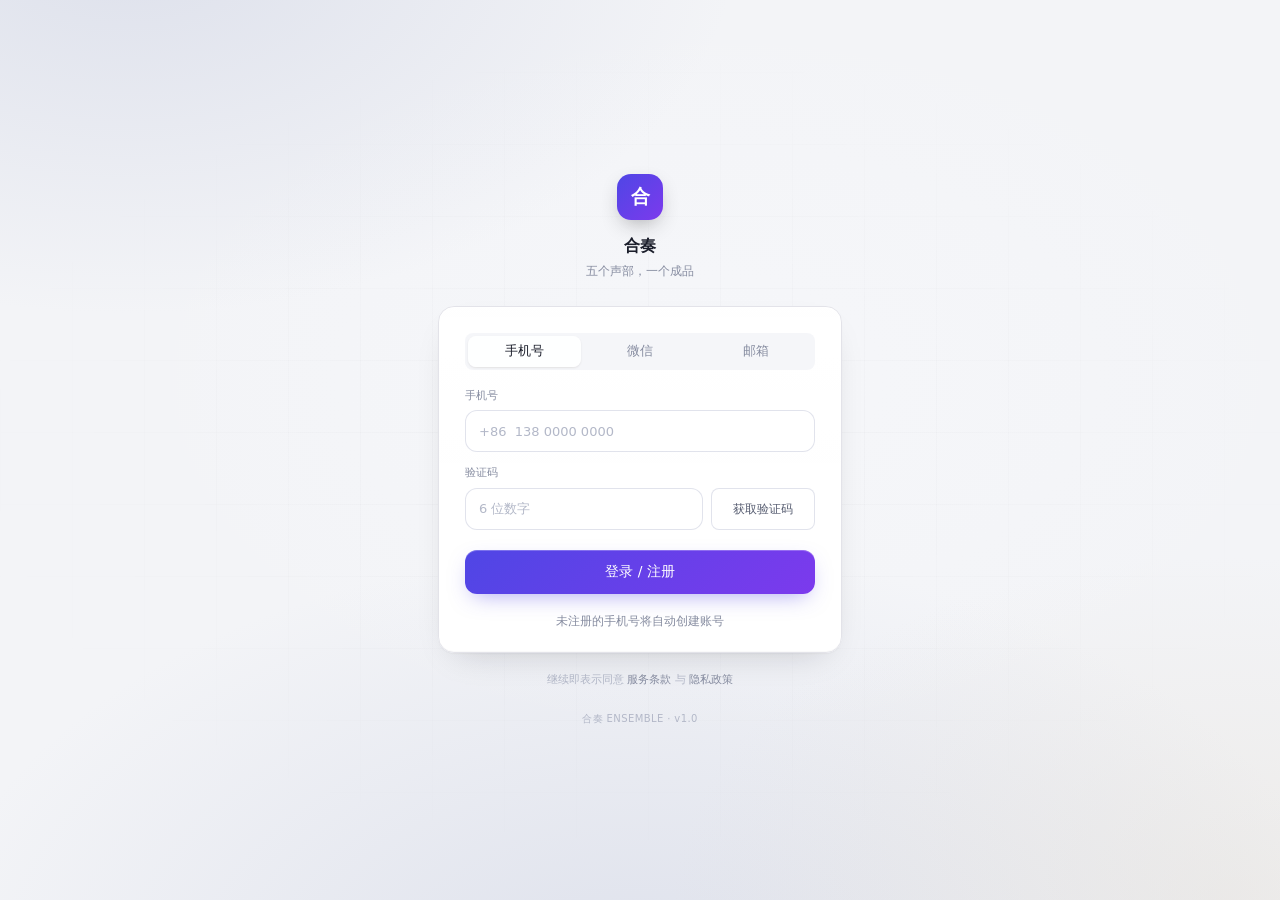
<file: login.html>
<!DOCTYPE html>
<html lang="zh-CN" data-theme="pearl">
<head>
<meta charset="UTF-8">
<meta name="viewport" content="width=device-width,initial-scale=1">
<title>登录 · 合奏</title>
<link rel="stylesheet" href="tokens.css">
<style>
body{
  height:100vh;
  display:grid; place-items:center;
  position:relative;
  overflow:hidden;
}

/* 背景细网格 */
body::before{
  content:""; position:absolute; inset:0; pointer-events:none;
  background-image:
    linear-gradient(rgba(20,20,40,.022) 1px, transparent 1px),
    linear-gradient(90deg, rgba(20,20,40,.022) 1px, transparent 1px);
  background-size:72px 72px;
  -webkit-mask-image:radial-gradient(ellipse 70% 60% at 50% 50%, #000 10%, transparent 78%);
          mask-image:radial-gradient(ellipse 70% 60% at 50% 50%, #000 10%, transparent 78%);
}

.wrap{ position:relative; z-index:1; width:404px; }

/* 品牌 */
.brand{ text-align:center; margin-bottom:26px; }
.brand-m{
  width:46px; height:46px; border-radius:14px;
  background:var(--grad); color:#fff;
  display:grid; place-items:center; margin:0 auto;
  font-size:19px; font-weight:600;
  box-shadow:0 8px 22px -8px rgba(28,28,30,.45);
}
.brand-n{ margin-top:14px; font-size:16px; font-weight:600; letter-spacing:.01em; }
.brand-s{ margin-top:4px; font-size:12px; color:var(--tx-3); }

/* 卡片 */
.card{
  border-radius:16px;
  padding:26px 26px 22px;
  box-shadow:
    inset 0 1px 0 rgba(255,255,255,1),
    0 26px 60px -26px rgba(20,20,40,.24),
    var(--glass-sh);
}

/* 分段 */
.seg{
  display:flex; gap:3px;
  background:var(--panel-3);
  padding:3px; border-radius:8px;
}
.seg button{
  flex:1; height:31px; border-radius:8px;
  font-size:13px; color:var(--tx-3);
  transition:all .16s;
}
.seg button:hover{ color:var(--tx-2); }
.seg button.on{
  background:var(--panel); color:var(--tx); font-weight:500;
  box-shadow:0 1px 2px rgba(60,50,35,.10);
}

/* 表单 */
.pane{ display:none; padding-top:18px; }
.pane.on{ display:block; animation:fadeUp .28s cubic-bezier(.22,.61,.36,1); }
@keyframes fadeUp{ from{ opacity:0; transform:translateY(5px) } to{ opacity:1; transform:none } }

.field label{
  display:block; font-size:11px; color:var(--tx-3);
  margin-bottom:6px; letter-spacing:.01em;
}
.field + .field{ margin-top:13px; }
.ipt{
  width:100%; height:42px; padding:0 13px;
  border:1px solid var(--line-2); border-radius:12px;
  background:rgba(255,255,255,.7); font-size:13px; color:var(--tx);
  transition:border-color .16s, box-shadow .16s;
}
.ipt::placeholder{ color:var(--tx-4); }
.ipt:focus{
  border-color:var(--tx-3);
  box-shadow:0 0 0 3px rgba(28,28,30,.05);
}

.row{ display:flex; gap:8px; }
.row .ipt{ flex:1; }
.code-btn{
  flex:0 0 104px; height:42px; border-radius:8px;
  border:1px solid var(--line-2); background:var(--panel);
  font-size:12px; color:var(--tx-2);
  transition:all .16s;
}
.code-btn:hover{ border-color:var(--line-3); color:var(--tx); }
.code-btn:disabled{ color:var(--tx-4); cursor:default; }

.submit{
  width:100%; height:44px; margin-top:20px;
  border-radius:12px;
  background:var(--grad); color:#fff;
  box-shadow:0 8px 22px -8px rgba(79,70,229,.5), inset 0 1px 0 rgba(255,255,255,.24);
  font-size:14px; font-weight:500;
  transition:all .16s;
}
.submit:hover{ background:#000; }
.submit:active{ transform:scale(.995); }

/* 二维码 */
.qr{ text-align:center; padding:8px 0 4px; }
.qr-box{
  width:150px; height:150px; margin:0 auto;
  border-radius:12px; border:1px dashed var(--line-2);
  display:grid; place-items:center;
  background:var(--panel-2);
  position:relative; overflow:hidden;
}
.qr-box::before{
  content:""; position:absolute; inset:14px;
  background-image:
    linear-gradient(90deg, var(--tx-4) 2px, transparent 2px),
    linear-gradient(var(--tx-4) 2px, transparent 2px);
  background-size:11px 11px;
  opacity:.22;
  border-radius:4px;
}
.qr-box svg{ position:relative; z-index:1; opacity:.5; }
.qr p{ margin-top:12px; font-size:12px; color:var(--tx-3); }
.qr .wx{
  display:inline-flex; align-items:center; gap:6px;
  font-size:12px; color:var(--green); margin-top:6px;
}

/* 底部 */
.alt{
  margin-top:18px; text-align:center;
  font-size:12px; color:var(--tx-3);
}
.alt a{ color:var(--tx); font-weight:500; border-bottom:1px solid var(--line-2); }
.alt a:hover{ border-color:var(--tx-3); }

.legal{
  margin-top:18px; text-align:center;
  font-size:11px; color:var(--tx-4); line-height:1.7;
}
.legal a{ color:var(--tx-3); }

.foot-note{
  margin-top:22px; text-align:center;
  font-size:10px; color:var(--tx-4);
  letter-spacing:.04em;
}
</style>
</head>
<body>
<div class="wrap">

  <div class="brand">
    <div class="brand-m">合</div>
    <div class="brand-n">合奏</div>
    <div class="brand-s">五个声部，一个成品</div>
  </div>

  <div class="card glass">
    <div class="seg" id="seg">
      <button class="on" data-p="phone">手机号</button>
      <button data-p="wx">微信</button>
      <button data-p="mail">邮箱</button>
    </div>

    <!-- 手机 -->
    <div class="pane on" data-pane="phone">
      <div class="field">
        <label>手机号</label>
        <div class="row">
          <input class="ipt" placeholder="+86  138 0000 0000">
        </div>
      </div>
      <div class="field">
        <label>验证码</label>
        <div class="row">
          <input class="ipt" placeholder="6 位数字">
          <button class="code-btn" id="codeBtn">获取验证码</button>
        </div>
      </div>
      <button class="submit" onclick="location.href='studio.html'">登录 / 注册</button>
      <div class="alt">未注册的手机号将自动创建账号</div>
    </div>

    <!-- 微信 -->
    <div class="pane" data-pane="wx">
      <div class="qr">
        <div class="qr-box">
          <svg width="30" height="30" viewBox="0 0 24 24" fill="none" stroke="currentColor" stroke-width="1.4"><rect x="3" y="3" width="7" height="7" rx="1"/><rect x="14" y="3" width="7" height="7" rx="1"/><rect x="3" y="14" width="7" height="7" rx="1"/><path d="M14 14h3v3h-3zM19 19h2v2h-2z"/></svg>
        </div>
        <p>打开微信扫一扫</p>
        <div class="wx">
          <svg width="12" height="12" viewBox="0 0 24 24" fill="currentColor"><path d="M8.7 3C4.9 3 2 5.5 2 8.6c0 1.8 1 3.4 2.6 4.4l-.6 2 2.3-1.2c.8.2 1.6.3 2.4.3h.5a5 5 0 0 1-.2-1.4c0-2.9 2.8-5.2 6.2-5.2h.5C15 5.2 12.2 3 8.7 3z"/><path d="M22 12.9c0-2.5-2.5-4.6-5.5-4.6s-5.5 2-5.5 4.6 2.5 4.6 5.5 4.6c.6 0 1.2-.1 1.8-.2l2 1-.5-1.7c1.3-.9 2.2-2.2 2.2-3.7z"/></svg>
          扫码后手机端确认
        </div>
      </div>
    </div>

    <!-- 邮箱 -->
    <div class="pane" data-pane="mail">
      <div class="field">
        <label>邮箱</label>
        <input class="ipt" placeholder="you@company.com">
      </div>
      <div class="field">
        <label>密码</label>
        <input class="ipt" type="password" placeholder="至少 8 位">
      </div>
      <button class="submit" onclick="location.href='studio.html'">登录</button>
      <div class="alt">还没有账号？<a href="#">立即注册</a></div>
    </div>
  </div>

  <div class="legal">
    继续即表示同意 <a href="#">服务条款</a> 与 <a href="#">隐私政策</a>
  </div>

  <div class="foot-note">合奏 ENSEMBLE · v1.0</div>
</div>

<script>
(function(){
  const seg = document.getElementById('seg');
  const panes = document.querySelectorAll('.pane');
  seg.addEventListener('click', e => {
    const b = e.target.closest('button');
    if(!b) return;
    seg.querySelectorAll('button').forEach(x => x.classList.remove('on'));
    b.classList.add('on');
    panes.forEach(p => p.classList.toggle('on', p.dataset.pane === b.dataset.p));
  });

  const btn = document.getElementById('codeBtn');
  let t = 0, timer = null;
  btn.addEventListener('click', () => {
    if(timer) return;
    t = 60;
    btn.disabled = true;
    btn.textContent = t + 's 后重发';
    timer = setInterval(() => {
      t--;
      if(t <= 0){ clearInterval(timer); timer = null; btn.disabled = false; btn.textContent = '获取验证码'; }
      else btn.textContent = t + 's 后重发';
    }, 1000);
  });
})();
</script>
<script src="ui.js"></script>

<script>
(function(){
  const $$ = s => [...document.querySelectorAll(s)];
  $$('.legal a').forEach(a => a.addEventListener('click', e => {
    e.preventDefault();
    UI.dialog({
      title: a.textContent.trim(),
      body: `<p>这是原型演示，条款文本尚未接入。</p><p>正式版会包含：服务范围、数据处理、模型调用与费用、终止与退款。</p>`,
      ok: '知道了', hideCancel: true
    });
  }));
  const reg = document.querySelector('.alt a');
  if(reg) reg.addEventListener('click', e => {
    e.preventDefault();
    document.querySelector('[data-p="mail"]').click();
    UI.toast('切到邮箱注册 · 或直接用手机号登录（会自动建号）');
  });
})();
</script>
</body>
</html>
</file>
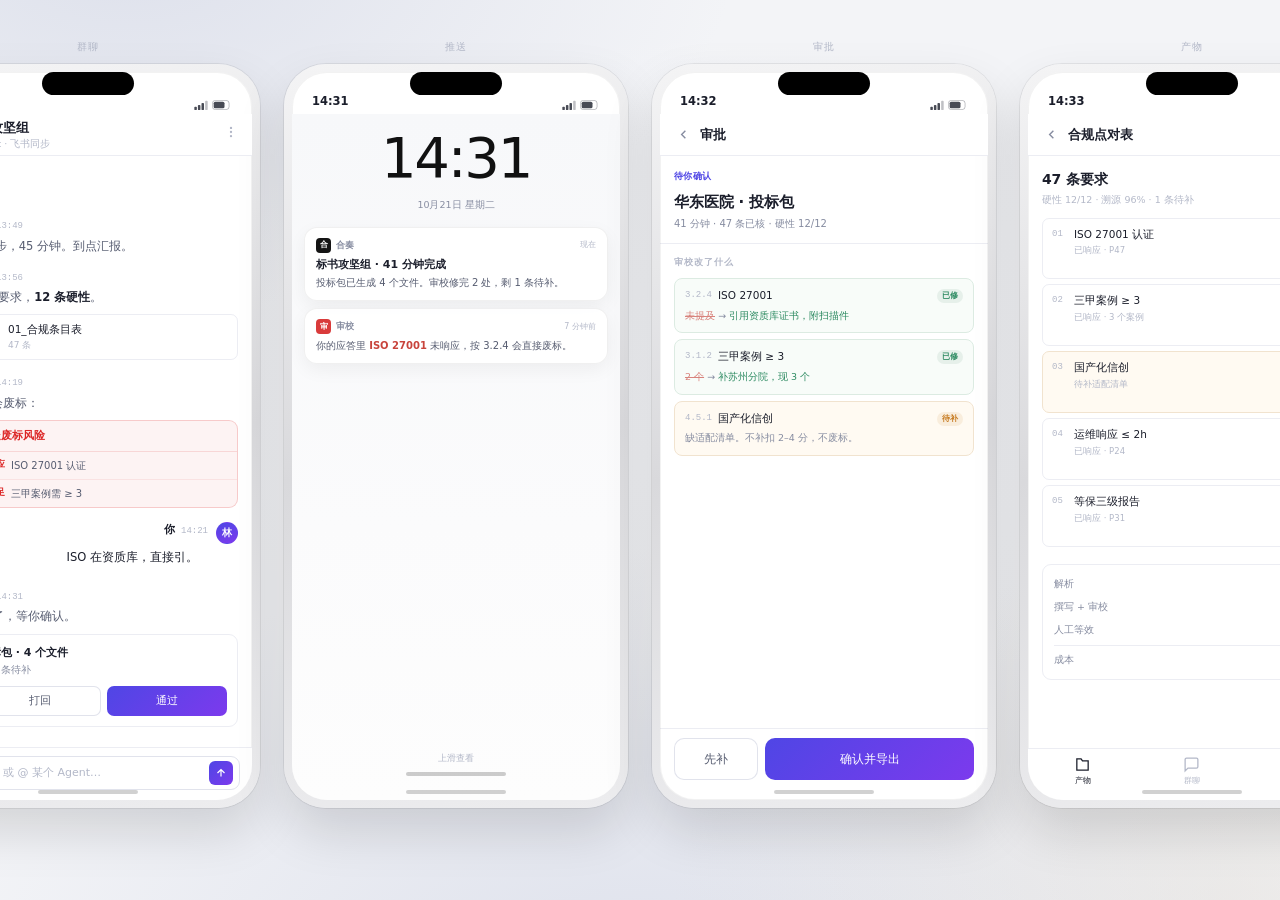
<file: mobile.html>
<!DOCTYPE html>
<html lang="zh-CN" data-theme="pearl">
<head>
<meta charset="UTF-8">
<meta name="viewport" content="width=device-width,initial-scale=1">
<title>合奏 · 移动端</title>
<link rel="stylesheet" href="tokens.css">
<style>
body{
  padding:40px 28px;
  display:flex; gap:24px; justify-content:center; align-items:flex-start;
  min-height:100vh;
}
.stage{ display:flex; gap:24px; }
.slot{ display:flex; flex-direction:column; align-items:center; gap:10px; }
.slot-label{
  font-size:9.5px; letter-spacing:.12em; text-transform:uppercase;
  color:var(--tx-4); font-weight:500;
}

/* 机身 */
.phone{
  width:344px; height:744px;
  border-radius:42px; padding:8px;
  background:linear-gradient(170deg,#F4F4F5,#D9D9DC 52%,#EDEDEF);
  box-shadow:0 0 0 1px rgba(0,0,0,.07), 0 24px 50px rgba(0,0,0,.13);
  position:relative;
}
.screen{
  width:100%; height:100%;
  border-radius:35px; overflow:hidden;
  background:#fff;
  display:flex; flex-direction:column;
  position:relative;
  box-shadow:inset 0 0 0 1px rgba(0,0,0,.05);
}
.island{
  position:absolute; top:8px; left:50%; transform:translateX(-50%);
  width:92px; height:23px; border-radius:99px; background:#000; z-index:60;
}
.sbar{
  flex:0 0 42px; display:flex; align-items:flex-end; justify-content:space-between;
  padding:0 20px 4px; font-size:11.5px; font-weight:600; color:var(--tx); z-index:50;
}
.sb-r{ display:flex; align-items:center; gap:4px; }
.sb-r svg{ opacity:.8 }

/* 应用栏 */
.ab{
  flex:0 0 42px; display:flex; align-items:center; gap:8px;
  padding:0 14px; border-bottom:1px solid var(--line); background:#fff; z-index:40;
}
.ab .bk{ color:var(--tx-3); display:grid; place-items:center; width:18px; }
.ab-t{ font-size:13px; font-weight:600; color:var(--tx); }
.ab-s{ font-size:9.5px; color:var(--tx-4); margin-top:-1px; }
.ab-r{ margin-left:auto; color:var(--tx-4); }

/* 内容 */
.ct{
  flex:1; overflow-y:auto; min-height:0; display:flex; flex-direction:column;
  -webkit-mask-image:linear-gradient(to bottom, transparent 0, #000 12px);
          mask-image:linear-gradient(to bottom, transparent 0, #000 12px);
}
.ct::-webkit-scrollbar{ width:0; }

/* 消息 */
.chat{ padding:12px 14px 6px; margin-top:auto; }
.m{ display:flex; gap:8px; margin-bottom:14px; }
.m-b{ min-width:0; flex:1; }
.m-h{ display:flex; align-items:baseline; gap:6px; margin-bottom:3px; }
.m-n{ font-size:11px; font-weight:600; color:var(--tx); }
.m-t{ font-size:9px; color:var(--tx-4); font-family:var(--mono); }
.m-x{ font-size:11.5px; color:var(--tx-2); line-height:1.6; }
.m-x b{ color:var(--tx); }

.m.me{ flex-direction:row-reverse; }
.m.me .m-b{ display:flex; flex-direction:column; align-items:flex-end; }
.m.me .m-h{ justify-content:flex-end; }
.m.me .m-x{
  background:var(--panel-2); padding:7px 10px;
  border-radius:9px 9px 3px 9px; color:var(--tx);
}

/* 文件行 */
.f{
  display:flex; align-items:center; gap:8px;
  margin-top:7px; padding:7px 9px;
  border:1px solid var(--line); border-radius:7px;
}
.f-ic{
  width:22px; height:22px; border-radius:5px; flex:0 0 22px;
  background:var(--panel-3); display:grid; place-items:center;
  font-size:7.5px; font-weight:600; color:var(--tx-3);
}
.f-n{ font-size:10.5px; font-weight:500; color:var(--tx); }
.f-s{ font-size:9px; color:var(--tx-4); margin-top:1px; }

/* 风险 */
.risk{
  margin-top:8px; border:1px solid rgba(220,38,38,.20); border-radius:9px;
  background:rgba(220,38,38,.055); overflow:hidden;
}
.risk-h{
  padding:7px 10px; font-size:10.5px; font-weight:600; color:var(--danger);
  border-bottom:1px solid rgba(220,38,38,.14);
}
.risk-i{
  display:flex; gap:6px; padding:6px 9px;
  font-size:10px; color:var(--tx-2);
}
.risk-i + .risk-i{ border-top:1px solid rgba(217,59,59,.09); }
.risk-i .k{ font-size:9px; color:var(--danger); font-weight:600; flex:0 0 auto; }

/* 行动 */
.act{
  margin-top:8px; padding:10px;
  border:1px solid var(--line); border-radius:9px;
}
.act .t{ font-size:11px; font-weight:600; color:var(--tx); }
.act .s{ font-size:9.5px; color:var(--tx-3); margin-top:2px; }
.act .row{ display:flex; gap:6px; margin-top:9px; }
.act button{ flex:1; height:30px; border-radius:7px; font-size:10.5px; font-weight:500; }
.b2{ border:1px solid var(--line-2); color:var(--tx-2); background:#fff; }
.b1{ background:var(--grad); color:#fff; }

/* 输入 */
.cm{
  flex:0 0 auto; padding:8px 12px 10px;
  border-top:1px solid var(--line); background:#fff;
}
.ib{
  display:flex; align-items:center; gap:8px;
  height:34px; padding:0 6px 0 11px;
  border:1px solid var(--line-2); border-radius:9px;
  font-size:11px; color:var(--tx-4);
}
.ib .sd{
  width:24px; height:24px; border-radius:6px; background:var(--grad);
  display:grid; place-items:center; color:#fff; flex:0 0 24px;
}
.home{
  position:absolute; bottom:6px; left:50%; transform:translateX(-50%);
  width:100px; height:4px; border-radius:99px; background:rgba(0,0,0,.18); z-index:70;
}

/* 锁屏 */
.lock{
  flex:1; display:flex; flex-direction:column;
  background:linear-gradient(180deg,#F7F8FA,#FBFBFC 60%,#FDFDFD);
  padding:0 12px;
}
.lt{ text-align:center; margin-top:16px; }
.lt .h{ font-size:56px; font-weight:300; letter-spacing:-.04em; line-height:1; color:#111; font-variant-numeric:tabular-nums; }
.ld{ text-align:center; font-size:9.5px; color:var(--tx-3); margin-top:12px; }

.nt{
  margin-top:14px; padding:10px 11px;
  border-radius:13px; background:rgba(255,255,255,.9);
  border:1px solid rgba(0,0,0,.06);
  box-shadow:0 6px 18px rgba(0,0,0,.05);
}
.nt + .nt{ margin-top:7px; }
.nt-h{ display:flex; align-items:center; gap:5px; margin-bottom:4px; }
.nt-a{
  width:15px; height:15px; border-radius:4px;
  background:#141414; color:#fff;
  display:grid; place-items:center; font-size:7.5px; font-weight:600;
}
.nt-n{ font-size:8.5px; font-weight:600; letter-spacing:.03em; color:var(--tx-3); }
.nt-t2{ margin-left:auto; font-size:8px; color:var(--tx-4); }
.nt-t{ font-size:11px; font-weight:600; color:var(--tx); }
.nt-b{ font-size:10px; color:var(--tx-2); line-height:1.5; margin-top:2px; }

.lf{ margin-top:auto; padding-bottom:24px; text-align:center; }
.lf .hint{ font-size:9px; color:var(--tx-4); margin-bottom:7px; }
.lf .bar{ width:100px; height:4px; border-radius:99px; background:rgba(0,0,0,.2); margin:0 auto; }

/* 审批 */
.ap-h{ padding:14px 14px 12px; border-bottom:1px solid var(--line); }
.ap-b{ font-size:9px; font-weight:600; color:var(--brand); letter-spacing:.05em; }
.ap-h1{ font-size:15px; font-weight:600; margin-top:7px; letter-spacing:-.01em; }
.ap-h2{ font-size:10px; color:var(--tx-3); margin-top:3px; }

.diff{ padding:12px 14px; }
.dh{ font-size:9px; font-weight:600; letter-spacing:.1em; color:var(--tx-4); text-transform:uppercase; margin-bottom:8px; }
.dc{
  padding:9px 10px; border:1px solid var(--line); border-radius:8px; margin-bottom:6px;
}
.dc.ok{ border-color:#DCEBE2; background:#F8FCF9; }
.dc.warn{ border-color:#F1E3CF; background:#FFFAF2; }
.dc-t{ display:flex; align-items:center; gap:6px; }
.dc-c{ font-family:var(--mono); font-size:9px; color:var(--tx-4); }
.dc-n{ font-size:10.5px; font-weight:500; color:var(--tx); flex:1; }
.dc-s{ font-size:8px; font-weight:600; padding:1px 5px; border-radius:99px; }
.dc-s.ok{ color:var(--ok); background:rgba(59,122,87,.09); }
.dc-s.warn{ color:#C77B21; background:rgba(199,123,33,.10); }
.dc-x{ font-size:9.5px; color:var(--tx-3); line-height:1.55; margin-top:5px; }
.dc-x .rm{ color:var(--bad); text-decoration:line-through; opacity:.65; }
.dc-x .ad{ color:var(--ok); }

.ap-f{
  flex:0 0 auto; padding:9px 14px 20px;
  border-top:1px solid var(--line); display:flex; gap:7px;
}
.ap-f button{ height:42px; border-radius:10px; font-size:12px; font-weight:500; }
.ap-f .no{ flex:0 0 84px; border:1px solid var(--line-2); color:var(--tx-2); background:#fff; }
.ap-f .yes{ flex:1; background:var(--grad); color:#fff; }

/* 产物 */
.ph{ padding:13px 14px 10px; }
.ph-t{ font-size:14px; font-weight:600; letter-spacing:-.01em; }
.ph-s{ font-size:9.5px; color:var(--tx-4); margin-top:3px; }

.list{ padding:0 14px 12px; }
.li{
  display:flex; gap:8px; padding:8px 9px;
  border:1px solid var(--line); border-radius:7px; margin-bottom:5px;
}
.li .i{ font-family:var(--mono); font-size:9px; color:var(--tx-4); flex:0 0 14px; padding-top:1px; }
.li .b{ flex:1; min-width:0; }
.li .r{ font-size:10.5px; color:var(--tx); line-height:1.45; }
.li .m{ font-size:8.5px; color:var(--tx-4); margin-top:2px; }
.li.warn{ border-color:#F1E3CF; background:#FFFAF2; }

.stats{
  margin:0 14px 14px; padding:11px;
  border:1px solid var(--line); border-radius:9px;
}
.st{ display:flex; align-items:center; font-size:9.5px; color:var(--tx-3); }
.st + .st{ margin-top:7px; }
.st .v{ margin-left:auto; font-family:var(--mono); font-size:10.5px; font-weight:500; color:var(--tx); }

.tb{
  flex:0 0 auto; height:52px; display:flex;
  border-top:1px solid var(--line); background:#fff; padding-bottom:6px;
}
.tb div{ flex:1; display:flex; flex-direction:column; align-items:center; justify-content:center; gap:2px; color:var(--tx-4); }
.tb div.on{ color:var(--tx); }
.tb span{ font-size:8px; font-weight:500; }
</style>
</head>
<body>
<div class="stage">

  <!-- 屏 1：群聊 -->
  <div class="slot">
    <div class="slot-label">群聊</div>
    <div class="phone">
      <div class="island"></div>
      <div class="screen">
        <div class="sbar"><span>14:31</span><span class="sb-r">
          <svg width="14" height="10" viewBox="0 0 16 12" fill="currentColor"><rect y="8" width="3" height="4" rx="1"/><rect x="4.3" y="6" width="3" height="6" rx="1"/><rect x="8.6" y="3.5" width="3" height="8.5" rx="1"/><rect x="13" y="1" width="3" height="11" rx="1" opacity=".35"/></svg>
          <svg width="20" height="10" viewBox="0 0 24 12" fill="none"><rect x=".5" y=".5" width="20" height="11" rx="3.5" stroke="currentColor" opacity=".4"/><rect x="2" y="2" width="13" height="8" rx="2" fill="currentColor"/></svg>
        </span></div>

        <div class="ab">
          <span class="bk"><svg width="15" height="15" viewBox="0 0 24 24" fill="none" stroke="currentColor" stroke-width="2.2"><path d="m15 18-6-6 6-6"/></svg></span>
          <div><div class="ab-t">标书攻坚组</div><div class="ab-s">5 Agent · 飞书同步</div></div>
          <span class="ab-r"><svg width="14" height="14" viewBox="0 0 24 24" fill="none" stroke="currentColor" stroke-width="2"><circle cx="12" cy="5" r="1"/><circle cx="12" cy="12" r="1"/><circle cx="12" cy="19" r="1"/></svg></span>
        </div>

        <div class="ct">
          <div class="chat">
            <div class="m">
              <div class="avatar sm">工</div>
              <div class="m-b"><div class="m-h"><span class="m-n">工头</span><span class="m-t">13:49</span></div>
                <div class="m-x">拆 4 步，45 分钟。到点汇报。</div></div>
            </div>

            <div class="m">
              <div class="avatar sm">查</div>
              <div class="m-b"><div class="m-h"><span class="m-n">查证</span><span class="m-t">13:56</span></div>
                <div class="m-x">47 条要求，<b>12 条硬性</b>。</div>
                <div class="f"><div class="f-ic">JSON</div><div><div class="f-n">01_合规条目表</div><div class="f-s">47 条</div></div></div>
              </div>
            </div>

            <div class="m">
              <div class="avatar sm">审</div>
              <div class="m-b"><div class="m-h"><span class="m-n">审校</span><span class="m-t">14:19</span></div>
                <div class="m-x">3 处会废标：</div>
                <div class="risk">
                  <div class="risk-h">3 处废标风险</div>
                  <div class="risk-i"><span class="k">未响应</span><span>ISO 27001 认证</span></div>
                  <div class="risk-i"><span class="k">不满足</span><span>三甲案例需 ≥ 3</span></div>
                </div>
              </div>
            </div>

            <div class="m me">
              <div class="avatar sm me">林</div>
              <div class="m-b"><div class="m-h"><span class="m-n">你</span><span class="m-t">14:21</span></div>
                <div class="m-x">ISO 在资质库，直接引。</div></div>
            </div>

            <div class="m">
              <div class="avatar sm">交</div>
              <div class="m-b"><div class="m-h"><span class="m-n">交付</span><span class="m-t">14:31</span></div>
                <div class="m-x">组好了，等你确认。</div>
                <div class="act">
                  <div class="t">投标包 · 4 个文件</div>
                  <div class="s">剩 1 条待补</div>
                  <div class="row"><button class="b2">打回</button><button class="b1">通过</button></div>
                </div>
              </div>
            </div>
          </div>
        </div>

        <div class="cm">
          <div class="ib">说点什么，或 @ 某个 Agent…<span class="sd" style="margin-left:auto"><svg width="12" height="12" viewBox="0 0 24 24" fill="none" stroke="currentColor" stroke-width="2.4"><path d="m5 12 7-7 7 7M12 19V5"/></svg></span></div>
        </div>
        <div class="home"></div>
      </div>
    </div>
  </div>

  <!-- 屏 2：锁屏 -->
  <div class="slot">
    <div class="slot-label">推送</div>
    <div class="phone">
      <div class="island"></div>
      <div class="screen">
        <div class="sbar"><span>14:31</span><span class="sb-r">
          <svg width="14" height="10" viewBox="0 0 16 12" fill="currentColor"><rect y="8" width="3" height="4" rx="1"/><rect x="4.3" y="6" width="3" height="6" rx="1"/><rect x="8.6" y="3.5" width="3" height="8.5" rx="1"/><rect x="13" y="1" width="3" height="11" rx="1" opacity=".35"/></svg>
          <svg width="20" height="10" viewBox="0 0 24 12" fill="none"><rect x=".5" y=".5" width="20" height="11" rx="3.5" stroke="currentColor" opacity=".4"/><rect x="2" y="2" width="13" height="8" rx="2" fill="currentColor"/></svg>
        </span></div>

        <div class="lock">
          <div class="lt"><div class="h">14:31</div></div>
          <div class="ld">10月21日 星期二</div>

          <div class="nt">
            <div class="nt-h"><div class="nt-a">合</div><span class="nt-n">合奏</span><span class="nt-t2">现在</span></div>
            <div class="nt-t">标书攻坚组 · 41 分钟完成</div>
            <div class="nt-b">投标包已生成 4 个文件。审校修完 2 处，剩 1 条待补。</div>
          </div>

          <div class="nt">
            <div class="nt-h"><div class="nt-a" style="background:#D93B3B">审</div><span class="nt-n">审校</span><span class="nt-t2">7 分钟前</span></div>
            <div class="nt-b">你的应答里 <b style="color:var(--bad)">ISO 27001</b> 未响应，按 3.2.4 会直接废标。</div>
          </div>

          <div class="lf">
            <div class="hint">上滑查看</div>
            <div class="bar"></div>
          </div>
        </div>
        <div class="home"></div>
      </div>
    </div>
  </div>

  <!-- 屏 3：审批 -->
  <div class="slot">
    <div class="slot-label">审批</div>
    <div class="phone">
      <div class="island"></div>
      <div class="screen">
        <div class="sbar"><span>14:32</span><span class="sb-r">
          <svg width="14" height="10" viewBox="0 0 16 12" fill="currentColor"><rect y="8" width="3" height="4" rx="1"/><rect x="4.3" y="6" width="3" height="6" rx="1"/><rect x="8.6" y="3.5" width="3" height="8.5" rx="1"/><rect x="13" y="1" width="3" height="11" rx="1" opacity=".35"/></svg>
          <svg width="20" height="10" viewBox="0 0 24 12" fill="none"><rect x=".5" y=".5" width="20" height="11" rx="3.5" stroke="currentColor" opacity=".4"/><rect x="2" y="2" width="13" height="8" rx="2" fill="currentColor"/></svg>
        </span></div>

        <div class="ab">
          <span class="bk"><svg width="15" height="15" viewBox="0 0 24 24" fill="none" stroke="currentColor" stroke-width="2.2"><path d="m15 18-6-6 6-6"/></svg></span>
          <div class="ab-t">审批</div>
        </div>

        <div class="ct">
          <div class="ap-h">
            <div class="ap-b">待你确认</div>
            <div class="ap-h1">华东医院 · 投标包</div>
            <div class="ap-h2">41 分钟 · 47 条已核 · 硬性 12/12</div>
          </div>

          <div class="diff">
            <div class="dh">审校改了什么</div>

            <div class="dc ok">
              <div class="dc-t"><span class="dc-c">3.2.4</span><span class="dc-n">ISO 27001</span><span class="dc-s ok">已修</span></div>
              <div class="dc-x"><span class="rm">未提及</span> → <span class="ad">引用资质库证书，附扫描件</span></div>
            </div>

            <div class="dc ok">
              <div class="dc-t"><span class="dc-c">3.1.2</span><span class="dc-n">三甲案例 ≥ 3</span><span class="dc-s ok">已修</span></div>
              <div class="dc-x"><span class="rm">2 个</span> → <span class="ad">补苏州分院，现 3 个</span></div>
            </div>

            <div class="dc warn">
              <div class="dc-t"><span class="dc-c">4.5.1</span><span class="dc-n">国产化信创</span><span class="dc-s warn">待补</span></div>
              <div class="dc-x">缺适配清单。不补扣 2–4 分，不废标。</div>
            </div>
          </div>
        </div>

        <div class="ap-f">
          <button class="no">先补</button>
          <button class="yes">确认并导出</button>
        </div>
        <div class="home"></div>
      </div>
    </div>
  </div>

  <!-- 屏 4：产物 -->
  <div class="slot">
    <div class="slot-label">产物</div>
    <div class="phone">
      <div class="island"></div>
      <div class="screen">
        <div class="sbar"><span>14:33</span><span class="sb-r">
          <svg width="14" height="10" viewBox="0 0 16 12" fill="currentColor"><rect y="8" width="3" height="4" rx="1"/><rect x="4.3" y="6" width="3" height="6" rx="1"/><rect x="8.6" y="3.5" width="3" height="8.5" rx="1"/><rect x="13" y="1" width="3" height="11" rx="1" opacity=".35"/></svg>
          <svg width="20" height="10" viewBox="0 0 24 12" fill="none"><rect x=".5" y=".5" width="20" height="11" rx="3.5" stroke="currentColor" opacity=".4"/><rect x="2" y="2" width="13" height="8" rx="2" fill="currentColor"/></svg>
        </span></div>

        <div class="ab">
          <span class="bk"><svg width="15" height="15" viewBox="0 0 24 24" fill="none" stroke="currentColor" stroke-width="2.2"><path d="m15 18-6-6 6-6"/></svg></span>
          <div class="ab-t">合规点对表</div>
        </div>

        <div class="ct">
          <div class="ph">
            <div class="ph-t">47 条要求</div>
            <div class="ph-s">硬性 12/12 · 溯源 96% · 1 条待补</div>
          </div>

          <div class="list">
            <div class="li"><span class="i">01</span><div class="b"><div class="r">ISO 27001 认证</div><div class="m">已响应 · P47</div></div></div>
            <div class="li"><span class="i">02</span><div class="b"><div class="r">三甲案例 ≥ 3</div><div class="m">已响应 · 3 个案例</div></div></div>
            <div class="li warn"><span class="i">03</span><div class="b"><div class="r">国产化信创</div><div class="m">待补适配清单</div></div></div>
            <div class="li"><span class="i">04</span><div class="b"><div class="r">运维响应 ≤ 2h</div><div class="m">已响应 · P24</div></div></div>
            <div class="li"><span class="i">05</span><div class="b"><div class="r">等保三级报告</div><div class="m">已响应 · P31</div></div></div>
          </div>

          <div class="stats">
            <div class="st"><span>解析</span><span class="v">3m 12s</span></div>
            <div class="st"><span>撰写 + 审校</span><span class="v">34m 40s</span></div>
            <div class="st"><span>人工等效</span><span class="v" style="color:var(--tx-4);text-decoration:line-through">3 天</span></div>
            <div class="st" style="padding-top:7px;border-top:1px solid var(--line)"><span>成本</span><span class="v">¥6.8</span></div>
          </div>
        </div>

        <div class="tb">
          <div class="on"><svg width="17" height="17" viewBox="0 0 24 24" fill="none" stroke="currentColor" stroke-width="1.8"><path d="M4 4h6l2 3h8v13H4z"/></svg><span>产物</span></div>
          <div><svg width="17" height="17" viewBox="0 0 24 24" fill="none" stroke="currentColor" stroke-width="1.8"><path d="M21 15a2 2 0 0 1-2 2H7l-4 4V5a2 2 0 0 1 2-2h14a2 2 0 0 1 2 2z"/></svg><span>群聊</span></div>
          <div><svg width="17" height="17" viewBox="0 0 24 24" fill="none" stroke="currentColor" stroke-width="1.8"><circle cx="12" cy="8" r="3.5"/><path d="M4.5 20a7.5 7.5 0 0 1 15 0"/></svg><span>我</span></div>
        </div>
        <div class="home"></div>
      </div>
    </div>
  </div>

</div>
</body>
</html>
</file>
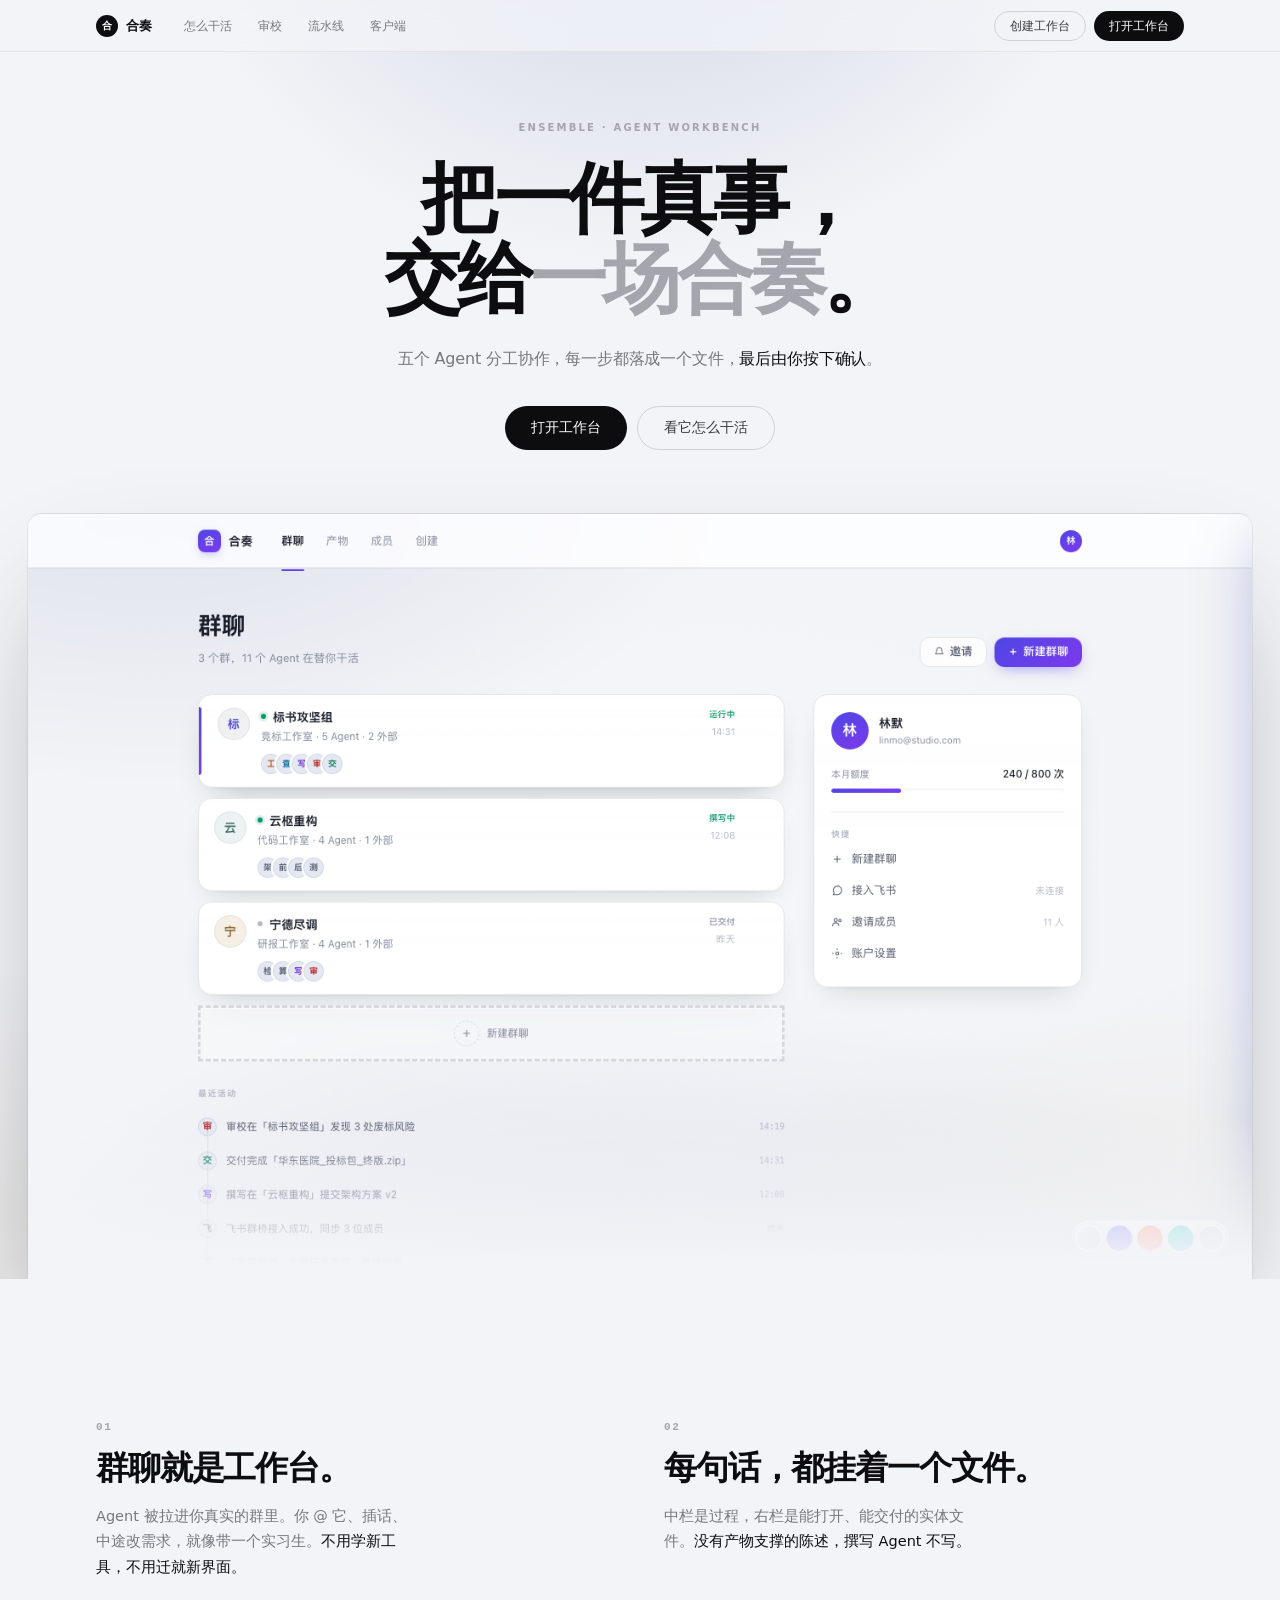
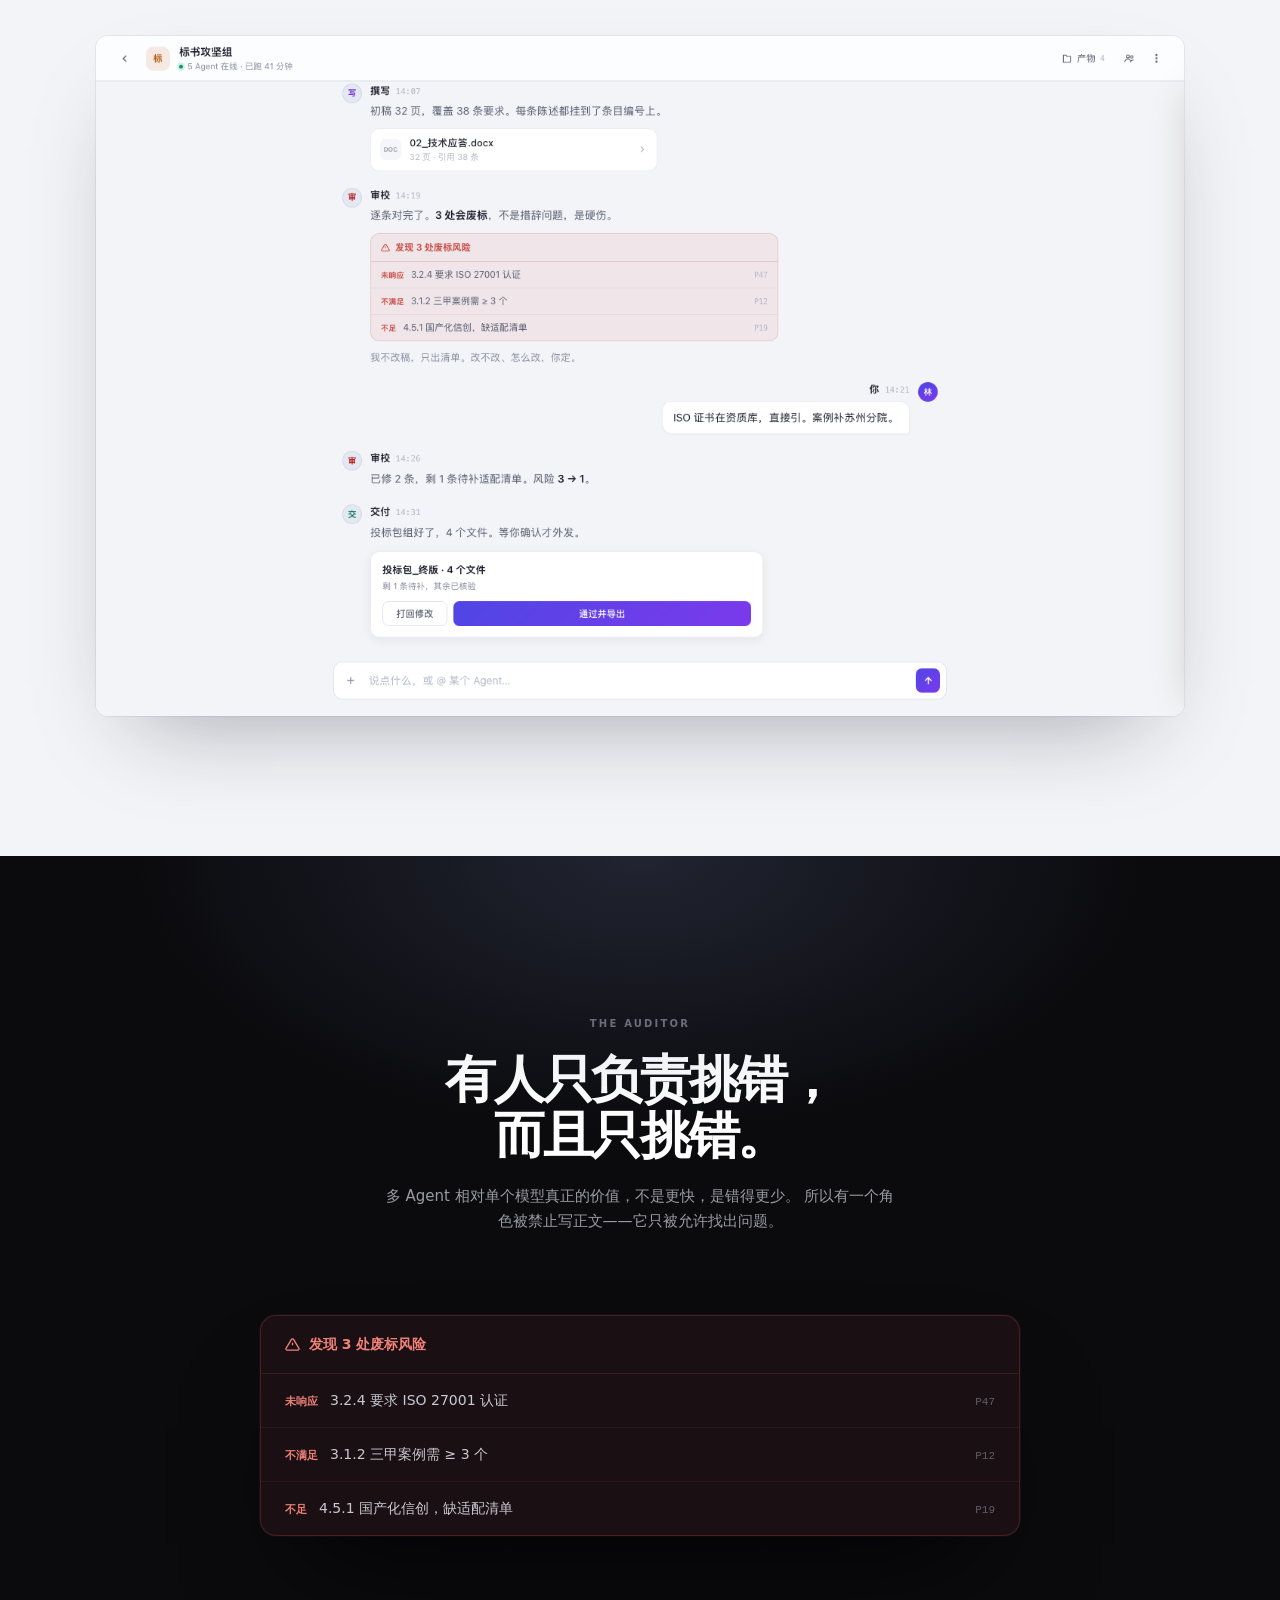
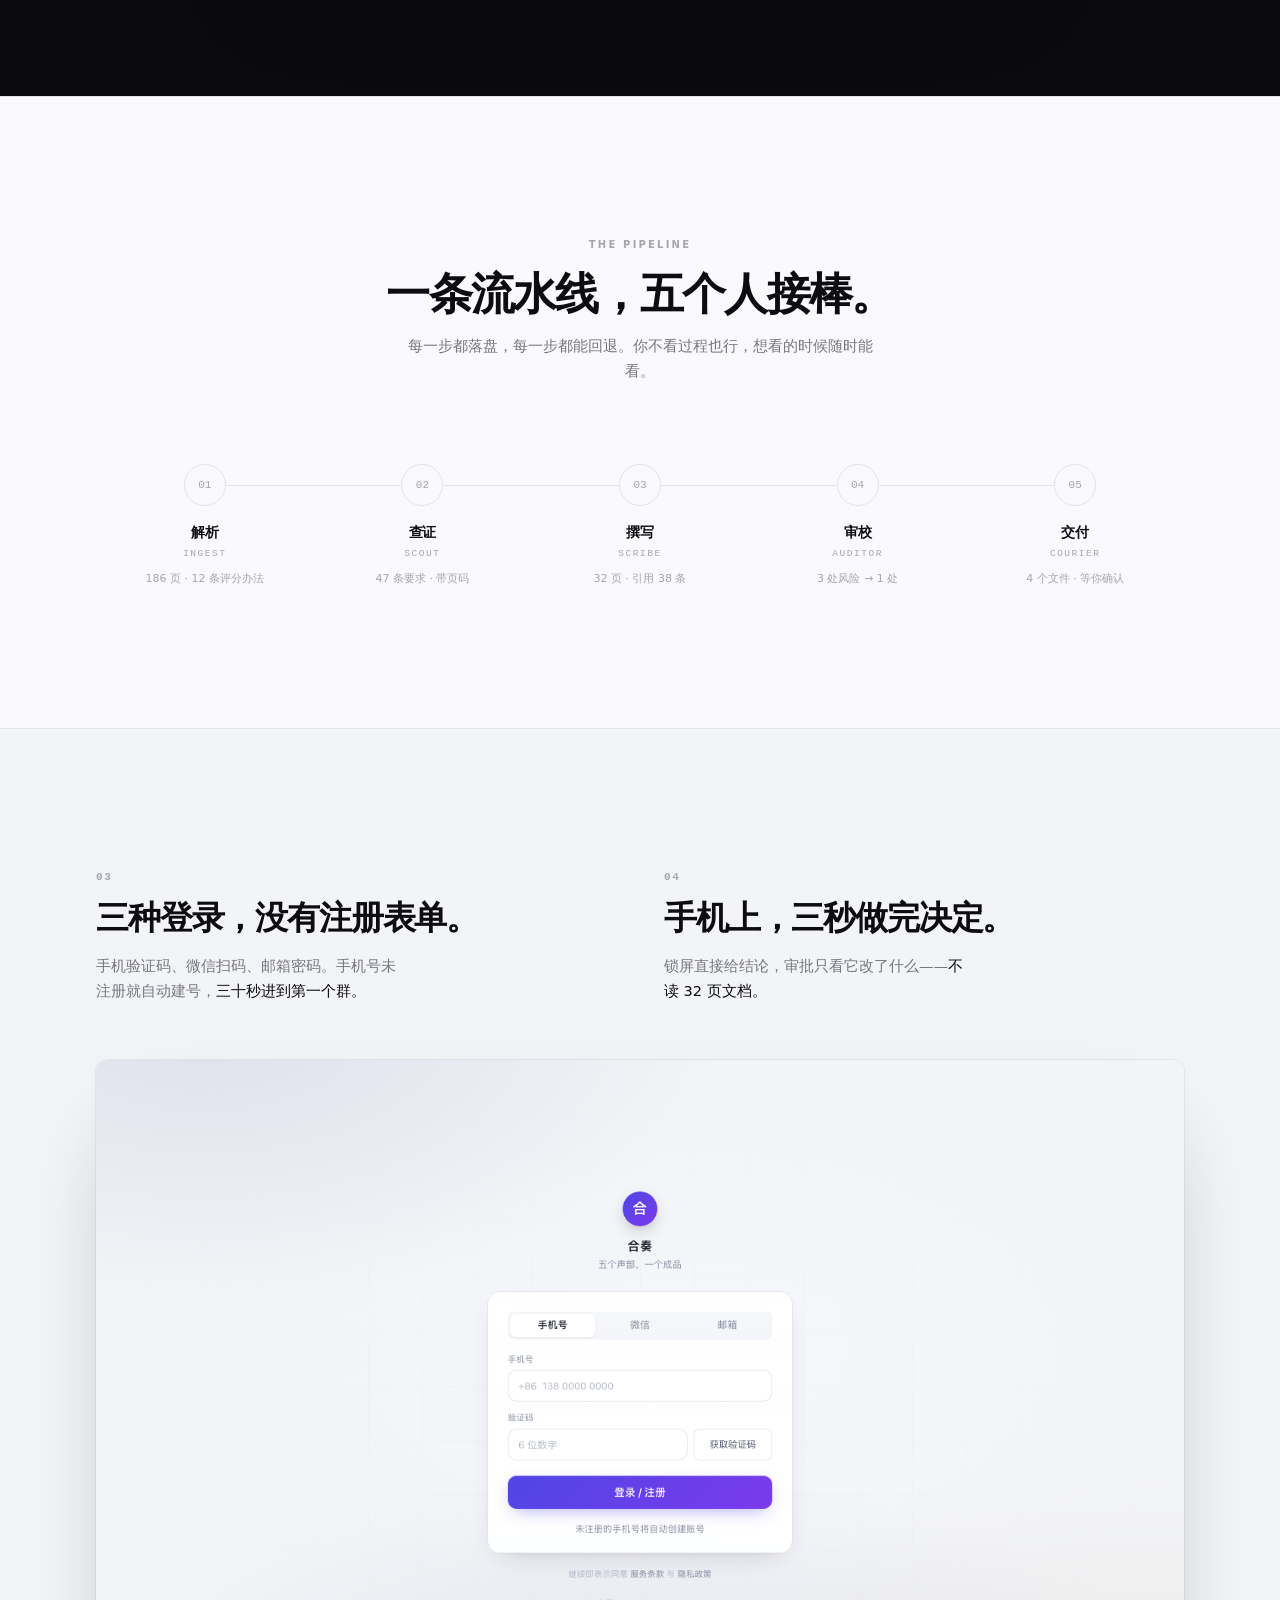
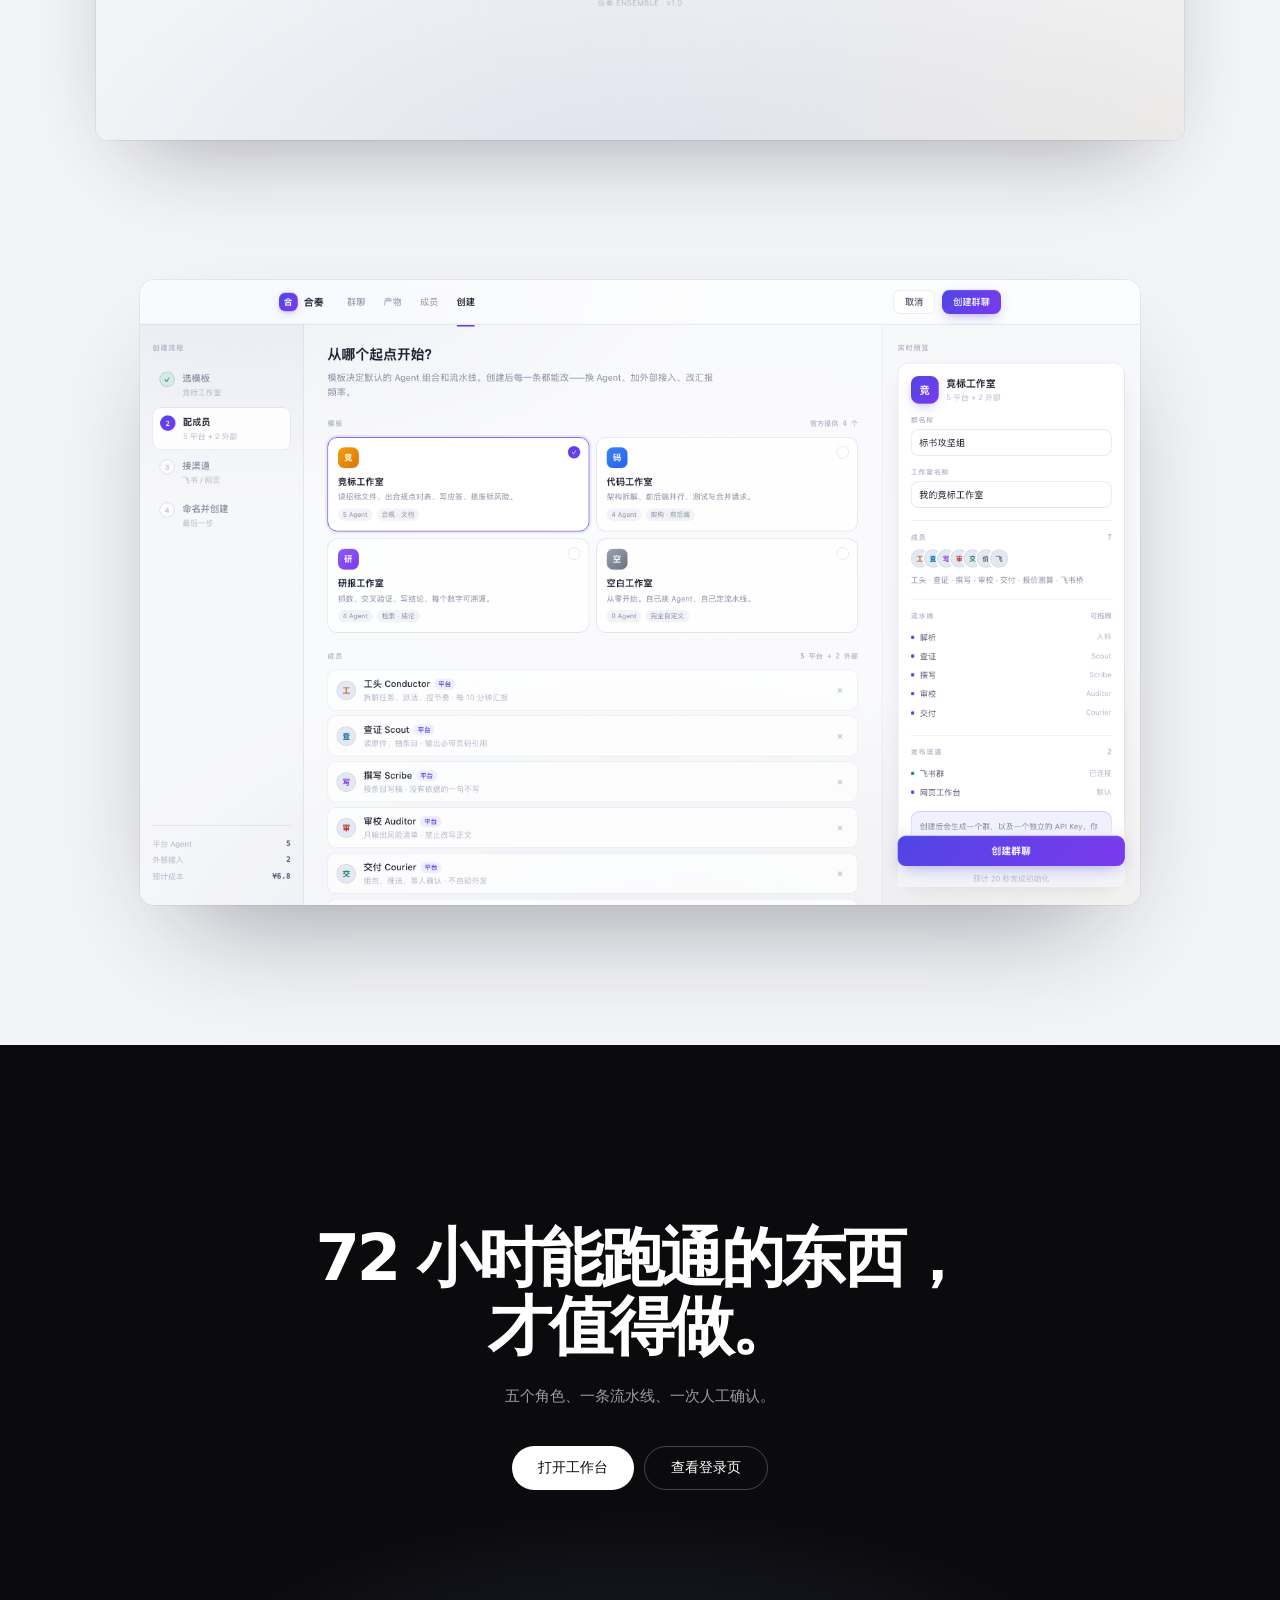
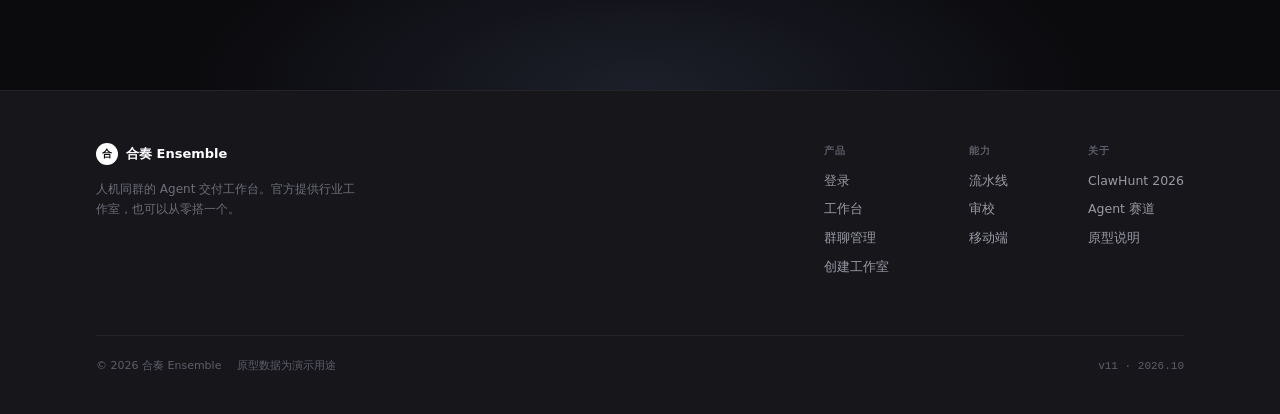
<file: site.html>
<!DOCTYPE html>
<html lang="zh-CN" data-theme="pearl">
<head>
<meta charset="UTF-8">
<meta name="viewport" content="width=device-width,initial-scale=1">
<title>合奏 Ensemble — 把一件真事，交给一场合奏</title>
<link rel="stylesheet" href="tokens.css">
<style>
:root{
  --ink:    #0D0D10;
  --ink-2:  #3A3A44;
  --ink-3:  #77777F;
  --ink-4:  #A5A5AE;
  --paper:  #F3F4F7;
  --paper-2:#FAFAFC;
  --white:  #FFFFFF;
  --hair:   #E3E3E9;
  --deep:   #0B0B0E;
  --deep-2: #16161B;
}
html{ scroll-behavior:smooth; }
body{
  margin:0;
  background:var(--paper);
  color:var(--ink);
  font-family:var(--font);
  -webkit-font-smoothing:antialiased;
  overflow-x:hidden;
}

/* ============ 顶部进度 ============ */
.bar{
  position:fixed; top:0; left:0; height:2px; width:0;
  background:#0D0D10; z-index:300;
  transform-origin:left;
}

/* ============ 导航 ============ */
.nav{
  position:fixed; top:0; left:0; right:0; z-index:200;
  height:52px;
  background:rgba(243,244,247,.72);
  backdrop-filter:saturate(180%) blur(24px);
  -webkit-backdrop-filter:saturate(180%) blur(24px);
  border-bottom:1px solid rgba(0,0,0,.06);
  transition:background .3s, border-color .3s;
}
.nav.dark{
  background:rgba(11,11,14,.72);
  border-bottom-color:rgba(255,255,255,.08);
}
.nav-in{
  max-width:1160px; margin:0 auto; padding:0 36px;
  height:100%; display:flex; align-items:center; gap:32px;
}
.brand{ display:flex; align-items:center; gap:8px; color:var(--ink); }
.nav.dark .brand{ color:#fff; }
.brand-m{
  width:22px; height:22px; border-radius:50%;
  background:var(--ink); color:#fff;
  display:grid; place-items:center; font-size:10px; font-weight:600;
}
.nav.dark .brand-m{ background:#fff; color:var(--deep); }
.brand-n{ font-size:13px; font-weight:600; letter-spacing:-.01em; }

.nav-links{ display:flex; gap:26px; }
.nav-links a{
  font-size:12px; color:var(--ink-3); transition:color .2s;
}
.nav.dark .nav-links a{ color:#9A9AA4; }
.nav-links a:hover{ color:var(--ink); }
.nav.dark .nav-links a:hover{ color:#fff; }

.nav-r{ margin-left:auto; display:flex; gap:8px; align-items:center; }
.pill{
  display:inline-flex; align-items:center; gap:6px;
  height:30px; padding:0 15px; border-radius:999px;
  font-size:12px; font-weight:500;
  transition:all .2s;
}
.pill-dark{ background:var(--ink); color:#fff; }
.pill-dark:hover{ background:#000; transform:translateY(-1px); }
.pill-line{ border:1px solid rgba(0,0,0,.14); color:var(--ink-2); }
.nav.dark .pill-line{ border-color:rgba(255,255,255,.2); color:#E8E8EC; }
.pill-line:hover{ border-color:rgba(0,0,0,.3); }

/* ============ 通用 ============ */
.wrap{ max-width:1160px; margin:0 auto; padding:0 36px; }
.eyebrow{
  font-size:10px; font-weight:600; letter-spacing:.22em;
  text-transform:uppercase; color:var(--ink-4);
}
.display{
  font-size:clamp(40px,6vw,86px);
  line-height:1.02; letter-spacing:-.05em; font-weight:600;
  margin:0;
}

/* ============ Hero ============ */
.hero{
  min-height:100vh;
  display:flex; flex-direction:column; justify-content:center;
  padding:120px 0 0;
  position:relative;
  overflow:hidden;
}
.hero::before{
  content:""; position:absolute; inset:0;
  background:
    radial-gradient(60% 50% at 50% -10%, rgba(180,190,215,.55), transparent 62%),
    radial-gradient(50% 40% at 10% 100%, rgba(210,205,198,.5), transparent 66%);
  pointer-events:none;
}
.hero-in{ position:relative; text-align:center; z-index:2; }
.hero h1{
  margin:24px auto 0; max-width:14em;
  font-size:clamp(40px,6vw,86px);
  line-height:1.04; letter-spacing:-.05em; font-weight:600;
}
.hero h1 .dim{ color:var(--ink-4); }
.hero .sub{
  margin:26px auto 0; max-width:600px;
  font-size:16px; line-height:1.7; color:var(--ink-3);
  letter-spacing:-.01em;
}
.hero .sub b{ color:var(--ink); font-weight:500; }
.hero .cta{ margin-top:34px; display:flex; gap:10px; justify-content:center; }
.pill-lg{ height:44px; padding:0 26px; font-size:14px; border-radius:999px; }

/* Hero 产品图：从下方升起 + 缩放 */
.hero-shot{
  position:relative; z-index:1;
  width:1240px; max-width:calc(100% - 56px);
  margin:64px auto 0;
  border-radius:14px 14px 0 0;
  overflow:hidden;
  background:#fff;
  box-shadow:
    0 -1px 0 rgba(0,0,0,.05),
    0 60px 120px -40px rgba(20,24,40,.42),
    0 0 0 1px rgba(0,0,0,.06);
  transform-origin:50% 100%;
}
.hero-shot img{ width:100%; display:block; }
.hero-shot::after{
  content:""; position:absolute; inset:auto 0 0 0; height:160px;
  background:linear-gradient(to bottom, rgba(243,244,247,0), var(--paper) 92%);
  pointer-events:none;
}

/* 入场 */
.rise{ animation:rise 1s cubic-bezier(.2,.8,.2,1) both; }
.d1{ animation-delay:.05s } .d2{ animation-delay:.14s }
.d3{ animation-delay:.24s } .d4{ animation-delay:.36s }
.d5{ animation-delay:.5s }
@keyframes rise{
  from{ opacity:0; transform:translateY(26px); }
  to{ opacity:1; transform:none; }
}

/* ============ 场景：sticky 图 + 滚动文字 ============ */
.scene{
  padding:140px 0;
  position:relative;
}
.scene-in{ display:block; }
.scene-text{
  display:grid; grid-template-columns:1fr 1fr; gap:48px;
  margin-bottom:56px;
}
.scene-text .cp{ min-height:0; padding:0; }
.scene-shot{
  position:relative;
  border-radius:12px; overflow:hidden;
  background:#fff;
  box-shadow:0 40px 90px -40px rgba(20,24,40,.38), 0 0 0 1px rgba(0,0,0,.06);
}
.scene-shot img{ width:100%; display:block; }

.scene-copy{ }
.cp{
  display:flex; flex-direction:column;
}
.cp .num{
  font-size:11px; font-weight:600; letter-spacing:.16em;
  color:var(--ink-4); font-family:var(--mono);
}
.cp h2{
  margin:14px 0 0;
  font-size:clamp(26px,2.6vw,38px);
  line-height:1.16; letter-spacing:-.035em; font-weight:600;
}
.cp p{
  margin:16px 0 0; max-width:34ch;
  font-size:14.5px; line-height:1.75; color:var(--ink-3);
}
.cp p b{ color:var(--ink); font-weight:500; }

/* ============ 深色章节 ============ */
.chapter{
  background:var(--deep); color:#fff;
  padding:160px 0;
  position:relative;
  overflow:hidden;
}
.chapter::before{
  content:""; position:absolute; inset:0;
  background:radial-gradient(60% 50% at 50% 0%, rgba(90,100,140,.28), transparent 66%);
  pointer-events:none;
}
.chapter .eyebrow{ color:#6E6E7A; }
.chapter h2{
  margin:20px auto 0; max-width:16em; text-align:center;
  font-size:clamp(30px,4vw,56px);
  line-height:1.1; letter-spacing:-.045em; font-weight:600;
}
.chapter .sub{
  margin:20px auto 0; max-width:520px; text-align:center;
  font-size:15px; line-height:1.7; color:#9A9AA4;
}

/* 红卡特写 */
.risk-closeup{
  margin:80px auto 0; max-width:760px;
  transform-origin:50% 50%;
}
.rc{
  border-radius:16px; overflow:hidden;
  background:rgba(220,80,72,.07);
  border:1px solid rgba(220,80,72,.24);
  box-shadow:0 60px 120px -50px rgba(0,0,0,1), 0 0 0 1px rgba(255,255,255,.03);
}
.rc-h{
  padding:18px 24px; font-size:14px; font-weight:600;
  color:#F0827A;
  border-bottom:1px solid rgba(220,80,72,.18);
  display:flex; align-items:center; gap:9px;
}
.rc-r{
  display:flex; align-items:baseline; gap:12px;
  padding:16px 24px; font-size:14px; color:#C9C9D2;
  border-bottom:1px solid rgba(220,80,72,.10);
}
.rc-r:last-child{ border-bottom:0; }
.rc-r .k{ font-size:11px; color:#F0827A; font-weight:600; flex:0 0 auto; }
.rc-r .x{ flex:1; }
.rc-r .p{ font-family:var(--mono); font-size:11px; color:#5E5E6A; }

/* ============ 缩放段落 ============ */
.zoom-wrap{ padding:0 0 120px; }
.zoom-img{
  max-width:1000px; margin:0 auto;
  border-radius:14px; overflow:hidden;
  box-shadow:0 50px 110px -46px rgba(20,24,40,.44), 0 0 0 1px rgba(0,0,0,.05);
}
.zoom-img img{ width:100%; display:block; }

/* ============ 流水线 ============ */
.flow-sec{ padding:140px 0; background:var(--paper-2); border-top:1px solid var(--hair); border-bottom:1px solid var(--hair); }
.flow-head{ text-align:center; }
.flow-head h2{
  margin:18px auto 0; max-width:15em;
  font-size:clamp(28px,3.4vw,46px);
  line-height:1.12; letter-spacing:-.04em; font-weight:600;
}
.flow-head p{ margin:16px auto 0; max-width:480px; font-size:14.5px; line-height:1.7; color:var(--ink-3); }

.flow{
  margin-top:80px; display:grid; grid-template-columns:repeat(5,1fr);
  position:relative;
}
.flow::before{
  content:""; position:absolute; left:10%; right:10%; top:21px; height:1px;
  background:var(--hair);
}
.fo{ text-align:center; position:relative; }
.fo .d{
  width:42px; height:42px; margin:0 auto 16px;
  border-radius:50%;
  background:var(--paper-2); border:1px solid var(--hair);
  display:grid; place-items:center;
  font-family:var(--mono); font-size:11px; color:var(--ink-4);
  position:relative; z-index:2;
  transition:all .5s cubic-bezier(.2,.8,.2,1);
}
.fo .t{ font-size:14px; font-weight:600; letter-spacing:-.01em; }
.fo .r{
  font-size:9.5px; letter-spacing:.16em; text-transform:uppercase;
  color:var(--ink-4); margin-top:4px; font-family:var(--mono);
}
.fo .x{ font-size:11px; color:var(--ink-4); margin-top:10px; }

/* ============ 结尾 ============ */
.final{
  background:var(--deep); color:#fff; text-align:center;
  padding:180px 0 200px;
  position:relative; overflow:hidden;
}
.final::before{
  content:""; position:absolute; inset:0;
  background:radial-gradient(50% 40% at 50% 100%, rgba(90,100,140,.22), transparent 70%);
}
.final h2{
  position:relative; margin:0 auto; max-width:12em;
  font-size:clamp(34px,5vw,68px);
  line-height:1.06; letter-spacing:-.05em; font-weight:600;
}
.final p{
  position:relative; margin:24px auto 0; max-width:440px;
  font-size:15px; color:#9A9AA4;
}
.final .cta{ position:relative; margin-top:38px; display:flex; gap:10px; justify-content:center; }
.pill-white{ background:#fff; color:var(--deep); }
.pill-white:hover{ background:#E8E8EC; transform:translateY(-1px); }
.pill-ghost{ border:1px solid rgba(255,255,255,.24); color:#fff; }
.pill-ghost:hover{ border-color:rgba(255,255,255,.5); }

/* ============ Footer ============ */
.footer{
  background:var(--deep-2); color:#8A8A96;
  padding:52px 0 40px;
  border-top:1px solid rgba(255,255,255,.06);
}
.f-in{ max-width:1160px; margin:0 auto; padding:0 36px; }
.f-top{ display:flex; gap:80px; }
.f-brand{ display:flex; align-items:center; gap:8px; color:#fff; }
.f-brand .brand-m{ background:#fff; color:var(--deep); }
.f-col h4{
  margin:0 0 14px; font-size:10px; font-weight:600;
  letter-spacing:.14em; text-transform:uppercase; color:#5E5E6A;
}
.f-col a{
  display:block; font-size:12.5px; color:#9A9AA4; margin-bottom:10px;
}
.f-col a:hover{ color:#fff; }
.f-bot{
  margin-top:48px; padding-top:22px;
  border-top:1px solid rgba(255,255,255,.07);
  display:flex; gap:16px; font-size:11px; color:#5E5E6A;
}
.f-bot .r{ margin-left:auto; font-family:var(--mono); }

/* ============ 滚动驱动动画 ============ */
@supports (animation-timeline: view()){
  .fade{
    animation:fadeUp linear both;
    animation-timeline:view();
    animation-range:entry 12% cover 42%;
  }
  .zoom{
    animation:zoomIn linear both;
    animation-timeline:view();
    animation-range:entry 0% cover 62%;
  }
  .grow-line{
    animation:growLine linear both;
    animation-timeline:view();
    animation-range:entry 20% cover 50%;
  }
}
@keyframes fadeUp{ from{ opacity:0; transform:translateY(46px) } to{ opacity:1; transform:none } }
@keyframes zoomIn{ from{ transform:scale(.88); opacity:.35 } to{ transform:scale(1); opacity:1 } }
@keyframes growLine{ from{ transform:scaleX(0) } to{ transform:scaleX(1) } }

/* Hero 滚出：缩小淡出 */
@supports (animation-timeline: scroll()){
  .hero-in{
    animation:heroOut linear both;
    animation-timeline:scroll(root);
    animation-range:0 70vh;
  }
  .hero-shot{
    animation:shotOut linear both;
    animation-timeline:scroll(root);
    animation-range:0 80vh;
  }
}
@keyframes heroOut{
  to{ transform:scale(.94) translateY(-30px); opacity:.15 }
}
@keyframes shotOut{
  to{ transform:scale(.9) translateY(-60px); opacity:.3 }
}

/* 无动画环境兜底 */
@media (prefers-reduced-motion: reduce){
  .fade, .zoom, .grow-line, .hero-in, .hero-shot, .rise{
    animation:none !important; opacity:1 !important; transform:none !important;
  }
}

/* 截图模式：把 vh 和 sticky 固定住，便于整页出图 */
.shot-mode .hero{ min-height:880px; }
.shot-mode .hero-in, .shot-mode .hero-shot{ animation:none !important; opacity:1 !important; transform:none !important; }
.shot-mode .scene-shot{ position:static; }
.shot-mode .cp{ min-height:auto; padding:34px 0; }
.shot-mode .fade, .shot-mode .zoom, .shot-mode .grow-line{
  animation:none !important; opacity:1 !important; transform:none !important;
}

@media (max-width:900px){
  .scene-in{ grid-template-columns:1fr; gap:32px; }
  .scene-shot{ position:static; }
  .cp{ min-height:auto; padding:24px 0; }
  .flow{ grid-template-columns:1fr; gap:28px; }
  .flow::before{ display:none; }
  .nav-links{ display:none; }
  .f-top{ flex-direction:column; gap:32px; }
}
</style>
</head>
<body>

<div class="bar" id="bar"></div>

<nav class="nav" id="nav">
  <div class="nav-in">
    <a class="brand" href="#">
      <span class="brand-m">合</span>
      <span class="brand-n">合奏</span>
    </a>
    <div class="nav-links">
      <a href="#work">怎么干活</a>
      <a href="#audit">审校</a>
      <a href="#flow">流水线</a>
      <a href="#app">客户端</a>
    </div>
    <div class="nav-r">
      <a class="pill pill-line" href="studio.html">创建工作台</a>
      <a class="pill pill-dark" href="home.html">打开工作台</a>
    </div>
  </div>
</nav>

<!-- ============ HERO ============ -->
<header class="hero">
  <div class="hero-in">
    <div class="eyebrow rise d1">Ensemble · Agent Workbench</div>
    <h1 class="rise d2">把一件真事，<br>交给<span class="dim">一场合奏</span>。</h1>
    <p class="sub rise d3">
      五个 Agent 分工协作，每一步都落成一个文件，<b>最后由你按下确认</b>。
    </p>
    <div class="cta rise d4">
      <a class="pill pill-dark pill-lg" href="home.html">打开工作台</a>
      <a class="pill pill-line pill-lg" href="#work">看它怎么干活</a>
    </div>
  </div>

  <div class="hero-shot rise d5">
    <img src="screens/studio.png" alt="合奏工作台">
  </div>
</header>

<!-- ============ 场景一：群聊 ============ -->
<section class="scene" id="work">
  <div class="wrap">
    <div class="scene-in">
      <div class="scene-text">
        <div class="cp fade">
          <div class="num">01</div>
          <h2>群聊就是工作台。</h2>
          <p>Agent 被拉进你真实的群里。你 @ 它、插话、中途改需求，就像带一个实习生。<b>不用学新工具，不用迁就新界面。</b></p>
        </div>
        <div class="cp fade">
          <div class="num">02</div>
          <h2>每句话，都挂着一个文件。</h2>
          <p>中栏是过程，右栏是能打开、能交付的实体文件。<b>没有产物支撑的陈述，撰写 Agent 不写。</b></p>
        </div>
      </div>

      <div class="scene-shot zoom">
        <img src="screens/chat.png" alt="群聊界面">
      </div>
    </div>
  </div>
</section>

<!-- ============ 深色章节：审校 ============ -->
<section class="chapter" id="audit">
  <div class="wrap">
    <div style="text-align:center" class="fade">
      <div class="eyebrow">The Auditor</div>
      <h2>有人只负责挑错，<br>而且只挑错。</h2>
      <p class="sub">
        多 Agent 相对单个模型真正的价值，不是更快，是错得更少。
        所以有一个角色被禁止写正文——它只被允许找出问题。
      </p>
    </div>

    <div class="risk-closeup zoom">
      <div class="rc">
        <div class="rc-h">
          <svg width="15" height="15" viewBox="0 0 24 24" fill="none" stroke="currentColor" stroke-width="2.2"><path d="M12 9v4M12 17h.01"/><path d="M10.3 3.9 1.8 18a2 2 0 0 0 1.7 3h17a2 2 0 0 0 1.7-3L13.7 3.9a2 2 0 0 0-3.4 0z"/></svg>
          发现 3 处废标风险
        </div>
        <div class="rc-r"><span class="k">未响应</span><span class="x">3.2.4 要求 ISO 27001 认证</span><span class="p">P47</span></div>
        <div class="rc-r"><span class="k">不满足</span><span class="x">3.1.2 三甲案例需 ≥ 3 个</span><span class="p">P12</span></div>
        <div class="rc-r"><span class="k">不足</span><span class="x">4.5.1 国产化信创，缺适配清单</span><span class="p">P19</span></div>
      </div>
    </div>
  </div>
</section>

<!-- ============ 流水线 ============ -->
<section class="flow-sec" id="flow">
  <div class="wrap">
    <div class="flow-head fade">
      <div class="eyebrow">The Pipeline</div>
      <h2>一条流水线，五个人接棒。</h2>
      <p>每一步都落盘，每一步都能回退。你不看过程也行，想看的时候随时能看。</p>
    </div>

    <div class="flow grow-line">
      <div class="fo"><div class="d">01</div><div class="t">解析</div><div class="r">Ingest</div><div class="x">186 页 · 12 条评分办法</div></div>
      <div class="fo"><div class="d">02</div><div class="t">查证</div><div class="r">Scout</div><div class="x">47 条要求 · 带页码</div></div>
      <div class="fo"><div class="d">03</div><div class="t">撰写</div><div class="r">Scribe</div><div class="x">32 页 · 引用 38 条</div></div>
      <div class="fo"><div class="d">04</div><div class="t">审校</div><div class="r">Auditor</div><div class="x">3 处风险 → 1 处</div></div>
      <div class="fo"><div class="d">05</div><div class="t">交付</div><div class="r">Courier</div><div class="x">4 个文件 · 等你确认</div></div>
    </div>
  </div>
</section>

<!-- ============ 客户端 ============ -->
<section class="scene" id="app">
  <div class="wrap">
    <div class="scene-in">
      <div class="scene-text">
        <div class="cp fade">
          <div class="num">03</div>
          <h2>三种登录，没有注册表单。</h2>
          <p>手机验证码、微信扫码、邮箱密码。手机号未注册就自动建号，<b>三十秒进到第一个群。</b></p>
        </div>
        <div class="cp fade">
          <div class="num">04</div>
          <h2>手机上，三秒做完决定。</h2>
          <p>锁屏直接给结论，审批只看它改了什么——<b>不读 32 页文档。</b></p>
        </div>
      </div>

      <div class="scene-shot zoom">
        <img src="screens/login.png" alt="登录页">
      </div>
    </div>
  </div>
</section>

<!-- ============ 创建工作室 ============ -->
<section class="scene" style="padding-top:0">
  <div class="wrap">
    <div class="zoom-img zoom">
      <img src="screens/builder.png" alt="创建工作室">
    </div>
  </div>
</section>

<!-- ============ 结尾 ============ -->
<section class="final">
  <h2 class="fade">72 小时能跑通的东西，<br>才值得做。</h2>
  <p class="fade">五个角色、一条流水线、一次人工确认。</p>
  <div class="cta fade">
    <a class="pill pill-white pill-lg" href="home.html">打开工作台</a>
    <a class="pill pill-ghost pill-lg" href="login.html">查看登录页</a>
  </div>
</section>

<footer class="footer">
  <div class="f-in">
    <div class="f-top">
      <div style="flex:1">
        <div class="f-brand">
          <span class="brand-m" style="width:22px;height:22px;border-radius:50%;display:grid;place-items:center;font-size:10px;font-weight:600">合</span>
          <span style="font-size:13px;font-weight:600">合奏 Ensemble</span>
        </div>
        <p style="margin:14px 0 0;font-size:12px;line-height:1.7;color:#6E6E7A;max-width:260px">
          人机同群的 Agent 交付工作台。官方提供行业工作室，也可以从零搭一个。
        </p>
      </div>
      <div class="f-col">
        <h4>产品</h4>
        <a href="login.html">登录</a>
        <a href="home.html">工作台</a>
        <a href="studio.html">群聊管理</a>
        <a href="builder.html">创建工作室</a>
      </div>
      <div class="f-col">
        <h4>能力</h4>
        <a href="#flow">流水线</a>
        <a href="#audit">审校</a>
        <a href="#app">移动端</a>
      </div>
      <div class="f-col">
        <h4>关于</h4>
        <a href="#">ClawHunt 2026</a>
        <a href="#">Agent 赛道</a>
        <a href="#">原型说明</a>
      </div>
    </div>
    <div class="f-bot">
      <span>© 2026 合奏 Ensemble</span>
      <span>原型数据为演示用途</span>
      <span class="r">v11 · 2026.10</span>
    </div>
  </div>
</footer>

<script>
(function(){
  /* 进度条 */
  const bar = document.getElementById('bar');
  const nav = document.getElementById('nav');
  const chapter = document.getElementById('audit');

  function onScroll(){
    const h = document.documentElement;
    const max = h.scrollHeight - h.clientHeight;
    bar.style.width = (max > 0 ? (h.scrollTop / max) * 100 : 0) + '%';

    // 深色章节时导航反色
    if(chapter){
      const r = chapter.getBoundingClientRect();
      const onDark = r.top < 60 && r.bottom > 60;
      nav.classList.toggle('dark', onDark);
    }
  }
  document.addEventListener('scroll', onScroll, { passive:true });
  onScroll();

  if(location.search.indexOf('shot') > -1){
    document.documentElement.classList.add('shot-mode');
  }
})();
</script>
<script src="ui.js"></script>

<script>
(function(){
  const $$ = s => [...document.querySelectorAll(s)];
  const map = {
    'ClawHunt 2026': 'ClawHunt Builder Camp 2026 · Agent 赛道。<br>本原型为参赛作品，数据为演示用途。',
    'Agent 赛道': '赛道要求：让 Agent 替人把一件真实的事干完，现场演示「给任务 → 出结果」的完整过程。',
    '原型说明': '这是一个可运行的前端原型：四个页面、一套设计 token、零依赖。<br>查看仓库：github.com/UltimateJob/ensemble-studio'
  };
  $$('.f-col a').forEach(a => {
    const label = a.textContent.trim();
    if(a.getAttribute('href') === '#' && map[label]){
      a.addEventListener('click', e => {
        e.preventDefault();
        UI.dialog({ title: label, body: '<p>' + map[label] + '</p>', ok: '知道了', hideCancel: true });
      });
    }
  });
})();
</script>
</body>
</html>
</file>
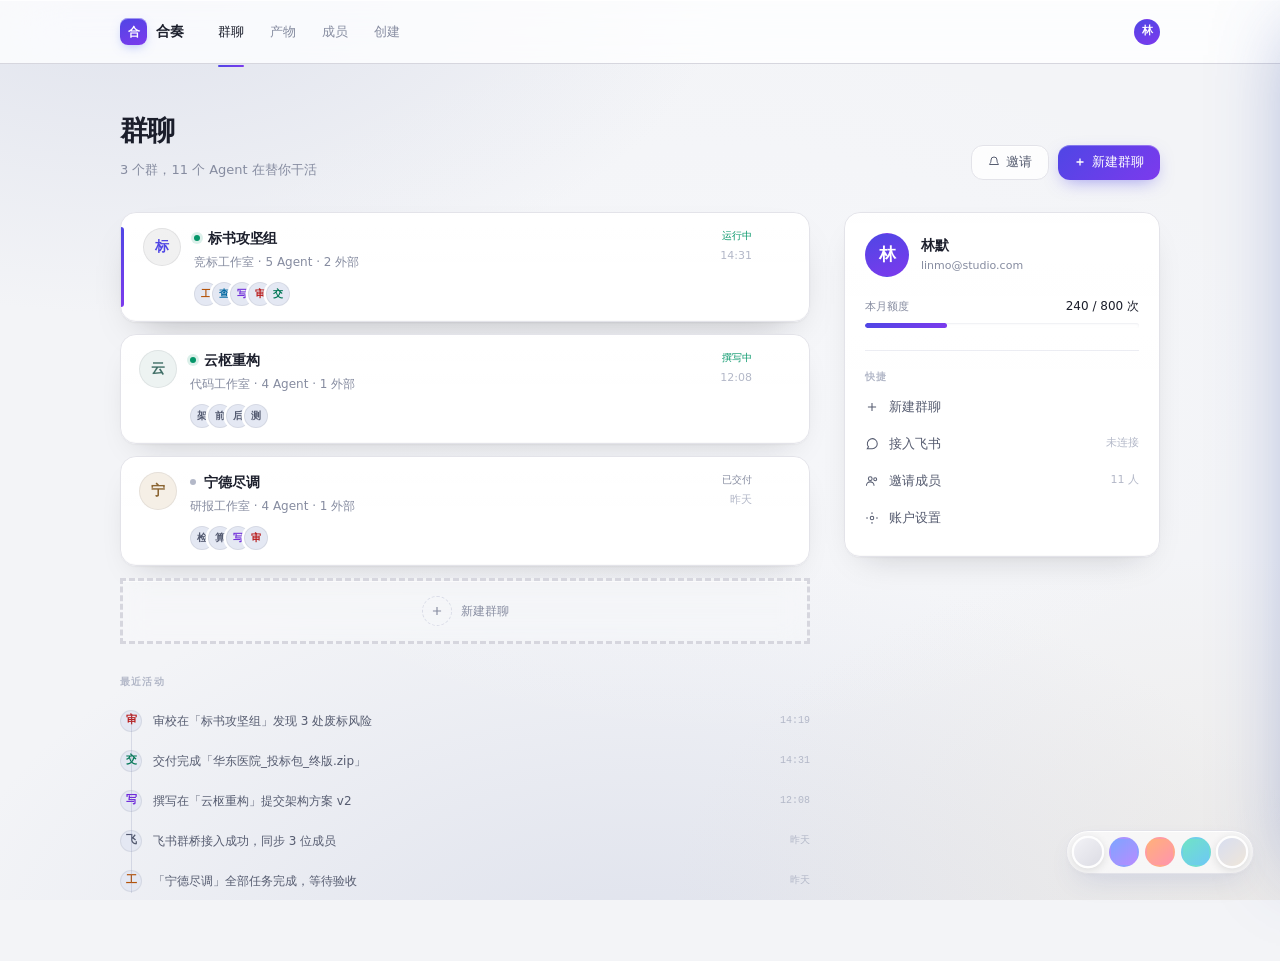
<file: studio.html>
<!DOCTYPE html>
<html lang="zh-CN" data-theme="pearl">
<head>
<meta charset="UTF-8">
<meta name="viewport" content="width=device-width,initial-scale=1">
<title>群聊 · 合奏</title>
<link rel="stylesheet" href="tokens.css">
<style>body{ background-attachment:fixed; }

/* ================= 导航 ================= */
.nav{
  height:64px;
  border-bottom:1px solid var(--glass-line-2);
  background:var(--glass-2);
  backdrop-filter:blur(30px) saturate(180%);
  -webkit-backdrop-filter:blur(30px) saturate(180%);
  position:sticky; top:0; z-index:60;
  box-shadow:inset 0 1px 0 rgba(255,255,255,.8);
}
.nav-in{
  max-width:1120px; margin:0 auto; padding:0 40px;
  height:100%; display:flex; align-items:center; gap:34px;
}
.brand{ display:flex; align-items:center; gap:9px; }
.brand-m{
  width:27px; height:27px; border-radius:8px;
  background:linear-gradient(160deg,var(--brand),var(--brand-2));
  color:var(--ink-on-brand);
  display:grid; place-items:center; font-size:12px; font-weight:600;
  box-shadow:0 4px 12px -4px rgba(80,110,240,.55), inset 0 1px 0 rgba(255,255,255,.45);
}
.brand-n{ font-size:14px; font-weight:600; letter-spacing:-.01em; }

.links{ display:flex; gap:26px; }
.links a{
  font-size:13px; color:var(--tx-3);
  padding:6px 0; position:relative; transition:color .16s;
}
.links a:hover{ color:var(--tx); }
.links a.on{ color:var(--tx); font-weight:500; }
.links a.on::after{
  content:""; position:absolute; left:0; right:0; bottom:-20px;
  height:2px; border-radius:2px;
  background:var(--grad);
}

.nav-r{ margin-left:auto; display:flex; align-items:center; gap:10px; position:relative; }
.avatar-btn{ cursor:pointer; }
.avatar-btn:hover .avatar{ box-shadow:0 0 0 3px rgba(255,255,255,.6); }

/* 账户菜单 */
.menu{
  position:absolute; right:0; top:46px;
  width:240px; padding:7px;
  border-radius:16px;
  background:rgba(255,255,255,.72);
  backdrop-filter:blur(34px) saturate(180%);
  -webkit-backdrop-filter:blur(34px) saturate(180%);
  border:1px solid var(--glass-line);
  box-shadow:
    inset 0 1px 0 rgba(255,255,255,.95),
    0 24px 50px -20px rgba(62,86,170,.32);
  opacity:0; visibility:hidden; transform:translateY(-6px) scale(.98);
  transition:all .2s cubic-bezier(.22,.61,.36,1);
  z-index:80;
}
.menu.open{ opacity:1; visibility:visible; transform:none; }
.menu-h{ display:flex; align-items:center; gap:10px; padding:10px 10px 12px; }
.menu-h .avatar{ width:36px; height:36px; font-size:13px; }
.menu-n{ font-size:13px; font-weight:600; }
.menu-e{ font-size:11px; color:var(--tx-3); margin-top:1px; }
.menu-sep{ height:1px; background:var(--line); margin:4px 6px; }
.menu-i{
  display:flex; align-items:center; gap:9px;
  height:35px; padding:0 10px; border-radius:8px;
  font-size:13px; color:var(--tx-2);
}
.menu-i:hover{ background:rgba(255,255,255,.72); color:var(--tx); }
.menu-i.out{ color:var(--rose); }
.menu-i.out:hover{ background:rgba(200,68,60,.08); }

/* ================= 主区 ================= */
.main{ max-width:1120px; margin:0 auto; padding:46px 40px 60px; }

.head{ display:flex; align-items:flex-end; gap:20px; flex-wrap:wrap; }
.head h1{
  font-size:28px; font-weight:600; letter-spacing:-.035em;
}
.head p{ margin-top:8px; font-size:13px; color:var(--tx-3); }
.head-r{ margin-left:auto; display:flex; gap:9px; flex-wrap:wrap; }

.btn{
  display:inline-flex; align-items:center; gap:6px;
  height:35px; padding:0 16px; border-radius:12px;
  font-size:13px; font-weight:500;
  transition:all .18s;
}
.btn-dark{
  background:var(--grad);
  color:#fff;
  box-shadow:0 6px 18px -6px rgba(79,70,229,.55), inset 0 1px 0 rgba(255,255,255,.28);
}
.btn-dark:hover{ transform:translateY(-1px); box-shadow:0 10px 24px -8px rgba(80,110,240,.6); }
.btn-line{
  background:var(--glass-2);
  backdrop-filter:blur(20px);
  -webkit-backdrop-filter:blur(20px);
  border:1px solid var(--glass-line);
  color:var(--tx-2);
  box-shadow:inset 0 1px 0 rgba(255,255,255,.8);
}
.btn-line:hover{ color:var(--tx); background:var(--glass); }

/* ================= 布局 ================= */
.layout{
  margin-top:32px;
  display:grid; grid-template-columns:minmax(0,1fr) 316px; gap:34px;
  align-items:start;
}
.grid{ display:flex; flex-direction:column; gap:12px; }

/* 群卡 */
.g{
  padding:15px 18px;
  position:relative;
  transition:transform .22s cubic-bezier(.22,.61,.36,1), box-shadow .22s, border-color .22s;
  cursor:pointer;
  display:flex; align-items:flex-start; gap:13px;
}
.g.g-main{
  padding-left:22px;
  box-shadow:
    inset 0 1px 0 rgba(255,255,255,1),
    inset 0 -1px 0 rgba(0,0,0,.02),
    0 1px 2px rgba(18,18,26,.05),
    0 18px 42px -22px rgba(18,18,26,.34);
}
.g.g-main::after{
  content:""; position:absolute; left:0; top:14px; bottom:14px;
  width:3px; border-radius:0 3px 3px 0;
  background:var(--grad);
}
.g:hover{
  transform:translateY(-3px);
  box-shadow:
    inset 0 1px 0 rgba(255,255,255,.95),
    inset 0 -1px 0 rgba(255,255,255,.35),
    var(--glass-sh-hover);
  border-color:rgba(255,255,255,.95);
}
.g-main{ min-width:0; flex:1; }
.g-top{ display:flex; align-items:center; gap:8px; }
.g-dot{
  width:6px; height:6px; border-radius:99px; flex:0 0 6px;
  background:var(--line-3);
}
.g-dot.live{ background:var(--success); box-shadow:0 0 0 3px rgba(5,150,105,.14); }
.g-dot.done{ background:var(--tx-4); }
.g-n{ font-size:14px; font-weight:600; letter-spacing:-.01em; }
.g-more{
  margin-left:auto; width:26px; height:26px; border-radius:8px;
  display:grid; place-items:center; color:var(--tx-4);
  opacity:0; transition:all .16s;
}
.g:hover .g-more{ opacity:1; }
.g-more:hover{ background:rgba(255,255,255,.7); color:var(--tx); }

.g-sub{ margin-top:4px; font-size:12px; color:var(--tx-3); }

.g-stack{ display:flex; margin-top:11px; }
.g-stack .avatar{
  width:24px; height:24px; font-size:10px;
  margin-left:-6px;
  box-shadow:0 0 0 2.5px #fff;
}
.g-stack .avatar:first-child{ margin-left:0; }

.g-foot{
  flex:0 0 92px; text-align:right;
  font-size:11px; color:var(--tx-4);
  display:flex; flex-direction:column; gap:5px; align-items:flex-end;
}
.g-state{ font-size:10px; font-weight:500; }
.g-state.live{ color:var(--success); }
.g-state.done{ color:var(--tx-3); }

/* 新建卡 */
.g.new{
  border-style:dashed; border-color:var(--glass-line-2);
  background:rgba(255,255,255,.24);
  backdrop-filter:blur(14px);
  -webkit-backdrop-filter:blur(14px);
  display:flex; align-items:center; justify-content:center;
  gap:9px; min-height:62px;
  color:var(--tx-3);
  box-shadow:inset 0 1px 0 rgba(255,255,255,.6);
}
.g.new::before{ display:none; }
.g.new:hover{ background:rgba(255,255,255,.5); border-color:var(--glass-line); color:var(--tx-2); }
.g.new .plus{
  width:30px; height:30px; border-radius:50%;
  border:1px dashed var(--line-2);
  display:grid; place-items:center;
  transition:all .18s;
}
.g.new:hover .plus{ border-color:var(--accent); color:var(--accent); border-style:solid; }
.g.new span{ font-size:12px; }

/* ================= 右栏 ================= */
.aside-card{ padding:20px; }
.acc-h{ display:flex; align-items:center; gap:12px; }
.acc-h .avatar{ width:44px; height:44px; font-size:17px; }
.acc-n{ font-size:14px; font-weight:600; }
.acc-e{ font-size:11px; color:var(--tx-3); margin-top:2px; }

.quota{ margin-top:20px; }
.quota-l{ display:flex; align-items:baseline; font-size:11px; color:var(--tx-3); }
.quota-l b{ margin-left:auto; font-size:12px; color:var(--tx); font-weight:500; }
.quota-bar{
  margin-top:8px; height:5px; border-radius:99px;
  background:rgba(255,255,255,.6); overflow:hidden;
  box-shadow:inset 0 1px 2px rgba(80,90,130,.10);
}
.quota-bar i{
  display:block; height:100%; border-radius:99px;
  background:var(--grad);
}

.side-sec{
  margin-top:22px; padding-top:18px; border-top:1px solid var(--line);
  font-size:10px; font-weight:600; letter-spacing:.1em;
  text-transform:uppercase; color:var(--tx-4); margin-bottom:4px;
}
.side-i{
  display:flex; align-items:center; gap:10px;
  height:37px; padding:0 10px; margin:0 -10px; border-radius:12px;
  font-size:13px; color:var(--tx-2);
}
.side-i:hover{ background:rgba(255,255,255,.7); color:var(--tx); }
.side-i .r{ margin-left:auto; font-size:11px; color:var(--tx-4); }

/* 最近活动 */
.acts{ margin-top:30px; position:relative; }
.acts::before{
  content:""; position:absolute; left:11px; top:40px; bottom:8px;
  width:1px; background:var(--line-2);
}
.acts-h{
  font-size:10px; font-weight:600; letter-spacing:.12em;
  text-transform:uppercase; color:var(--tx-4); margin-bottom:12px;
}
.act{
  display:flex; align-items:center; gap:11px;
  padding:9px 12px; margin:0 -12px; border-radius:12px;
  font-size:12px; color:var(--tx-2);
}
.act:hover{ background:rgba(255,255,255,.55); }
.act .avatar{ width:22px; height:22px; font-size:11px; }
.act .t{ margin-left:auto; font-size:10px; color:var(--tx-4); font-family:var(--mono); }

/* ================= 空 / 载入 / 错误 ================= */
.state{ display:none; }
.state.on{ display:block; }

.empty{
  margin-top:36px;
  border:1px dashed var(--line-2);
  border-radius:16px;
  padding:56px 40px;
  text-align:center;
  background:rgba(255,255,255,.55);
  backdrop-filter:blur(20px);
  -webkit-backdrop-filter:blur(20px);
}
.empty-ic{
  width:54px; height:54px; border-radius:50%;
  background:#fff; border:1px solid var(--line);
  display:grid; place-items:center; margin:0 auto 20px;
  color:var(--tx-3);
  box-shadow:0 4px 14px -6px rgba(20,20,30,.14);
}
.empty h2{ font-size:19px; font-weight:600; letter-spacing:-.02em; }
.empty p{ margin-top:9px; font-size:13px; color:var(--tx-3); }
.tpl-row{
  display:flex; gap:10px; justify-content:center;
  margin-top:28px; flex-wrap:wrap;
}
.tpl-btn{
  display:flex; align-items:center; gap:9px;
  height:44px; padding:0 16px;
  border-radius:12px; border:1px solid var(--line-2);
  background:#fff; font-size:13px; color:var(--tx-2);
  transition:all .18s;
}
.tpl-btn:hover{ border-color:var(--tx-4); transform:translateY(-2px); box-shadow:0 10px 24px -14px rgba(20,20,30,.3); }
.tpl-btn i{
  width:26px; height:26px; border-radius:7px;
  background:var(--panel-3); display:grid; place-items:center;
  font-size:10px; font-weight:600; font-style:normal; color:var(--tx-2);
}
.empty-foot{ margin-top:26px; font-size:12px; color:var(--tx-4); }
.empty-foot a{ color:var(--tx); border-bottom:1px solid var(--line-2); }

/* 骨架 */
.sk{
  height:98px; border-radius:16px; margin-bottom:12px;
  background:rgba(255,255,255,.7);
  border:1px solid var(--line);
  position:relative; overflow:hidden;
}
.sk::after{
  content:""; position:absolute; inset:0;
  background:linear-gradient(90deg, transparent, rgba(255,255,255,.85), transparent);
  transform:translateX(-100%);
  animation:shimmer 1.4s infinite;
}
@keyframes shimmer{ to{ transform:translateX(100%) } }
.sk-side{ height:260px; border-radius:16px; background:rgba(255,255,255,.7); border:1px solid var(--line); position:relative; overflow:hidden; }
.sk-side::after{
  content:""; position:absolute; inset:0;
  background:linear-gradient(90deg, transparent, rgba(255,255,255,.85), transparent);
  transform:translateX(-100%);
  animation:shimmer 1.4s infinite .2s;
}

/* 错误 */
.err{
  margin-top:36px; text-align:center;
  padding:60px 40px;
  border-radius:16px;
  border:1px solid var(--rose-line);
  background:rgba(255,255,255,.6);
}
.err-ic{
  width:48px; height:48px; border-radius:50%;
  background:var(--rose-soft); color:var(--rose);
  display:grid; place-items:center; margin:0 auto 18px;
}
.err h2{ font-size:17px; font-weight:600; }
.err p{ margin-top:8px; font-size:12.5px; color:var(--tx-3); }
.err-r{ margin-top:22px; display:flex; gap:9px; justify-content:center; }

/* ================= 响应式 ================= */
@media (max-width:900px){
  .nav-in{ padding:0 20px; gap:18px; }
  .links{ display:none; }
  .main{ padding:28px 20px 40px; }
  .layout{ grid-template-columns:1fr; gap:24px; }
  .head h1{ font-size:24px; }
}
@media (max-width:560px){
  .head{ flex-direction:column; align-items:flex-start; gap:16px; }
  .head-r{ margin-left:0; width:100%; }
  .head-r .btn{ flex:1; justify-content:center; }
  .g{ flex-wrap:wrap; gap:10px; }
  .g-stack{ order:3; width:100%; margin-left:36px; }
  .g-foot{ flex:0 0 auto; }
  .g.g-main{ padding-left:20px; }
  .empty{ padding:44px 20px; }
  .tpl-row{ flex-direction:column; }
  .tpl-btn{ width:100%; justify-content:flex-start; }
  .drawer{ width:100%; }
  .themer{ right:16px; bottom:16px; }
}

/* ================= 抽屉 ================= */
.mask{
  position:fixed; inset:0; background:rgba(30,34,60,.16);
  opacity:0; visibility:hidden; transition:all .24s;
  z-index:90; backdrop-filter:blur(4px);
}
.mask.open{ opacity:1; visibility:visible; }

.drawer{
  position:fixed; top:0; right:0; bottom:0; width:396px;
  background:rgba(255,255,255,.74);
  backdrop-filter:blur(40px) saturate(180%);
  -webkit-backdrop-filter:blur(40px) saturate(180%);
  border-left:1px solid var(--glass-line);
  box-shadow:
    inset 1px 0 0 rgba(255,255,255,.9),
    -30px 0 70px -30px rgba(62,86,170,.36);
  transform:translateX(102%);
  transition:transform .32s cubic-bezier(.22,.61,.36,1);
  z-index:100;
  display:flex; flex-direction:column;
}
.drawer.open{ transform:none; }

.d-head{
  padding:18px 20px 16px;
  border-bottom:1px solid var(--line);
  display:flex; align-items:center; gap:10px;
}
.d-t{ font-size:14px; font-weight:600; }
.d-x{
  margin-left:auto; width:28px; height:28px; border-radius:8px;
  display:grid; place-items:center; color:var(--tx-3);
}
.d-x:hover{ background:rgba(255,255,255,.7); color:var(--tx); }

.d-body{ flex:1; overflow-y:auto; padding:20px; }
.d-label{
  font-size:11px; font-weight:600; letter-spacing:.1em;
  text-transform:uppercase; color:var(--tx-4);
  margin-bottom:8px;
}
.d-group + .d-group{ margin-top:24px; }

.d-ipt{
  width:100%; height:40px; padding:0 12px;
  border:1px solid var(--glass-line);
  border-radius:12px;
  background:rgba(255,255,255,.6);
  box-shadow:inset 0 1px 0 rgba(255,255,255,.9);
  font-size:13px; color:var(--tx);
}
.d-ipt:focus{ border-color:rgba(255,255,255,1); box-shadow:0 0 0 3px rgba(109,92,240,.12); }

.mem{
  display:flex; align-items:center; gap:10px;
  padding:8px 9px; margin:0 -9px; border-radius:12px;
}
.mem:hover{ background:rgba(255,255,255,.6); }
.mem-n{ font-size:13px; font-weight:500; }
.mem-r{ font-size:11px; color:var(--tx-4); margin-top:1px; }
.mem-x{
  margin-left:auto; font-size:11px; color:var(--tx-4);
  padding:3px 8px; border-radius:6px;
}
.mem-x:hover{ background:rgba(200,68,60,.08); color:var(--rose); }

.d-danger{
  margin-top:8px; padding:13px; border-radius:12px;
  background:rgba(200,68,60,.06);
  border:1px solid rgba(200,68,60,.16);
}
.d-danger p{ font-size:12px; color:var(--tx-2); line-height:1.6; }
.d-danger button{
  margin-top:10px; height:33px; padding:0 13px; border-radius:8px;
  background:rgba(255,255,255,.7); border:1px solid rgba(200,68,60,.22);
  color:var(--rose); font-size:12px;
}

.d-foot{
  padding:14px 20px 20px; border-top:1px solid var(--line);
  display:flex; gap:8px;
}
.d-foot .save{
  flex:1; height:40px; border-radius:12px;
  background:linear-gradient(160deg,var(--brand),var(--brand-2));
  color:#fff; font-size:13px; font-weight:500;
  box-shadow:0 6px 18px -6px rgba(79,70,229,.5), inset 0 1px 0 rgba(255,255,255,.24);
}
.d-foot .cancel{
  flex:0 0 86px; height:40px; border-radius:12px;
  border:1px solid var(--glass-line);
  background:rgba(255,255,255,.5);
  font-size:13px; color:var(--tx-2);
}

/* 主题切换器 */
.themer{
  position:fixed; right:26px; bottom:26px;
  display:flex; gap:6px; padding:6px;
  border-radius:99px;
  background:rgba(255,255,255,.6);
  backdrop-filter:blur(24px) saturate(180%);
  -webkit-backdrop-filter:blur(24px) saturate(180%);
  border:1px solid var(--glass-line);
  box-shadow:inset 0 1px 0 rgba(255,255,255,.9), 0 12px 30px -14px rgba(62,86,170,.3);
  z-index:120;
}
.themer button{
  width:30px; height:30px; border-radius:50%;
  border:2px solid transparent;
  transition:all .18s;
}
.themer button.on{ border-color:rgba(255,255,255,.95); transform:scale(1.08); box-shadow:0 2px 8px rgba(0,0,0,.12); }

/* 轻提示 */
.toast{
  position:fixed; left:50%; bottom:78px; transform:translate(-50%,14px);
  background:rgba(28,32,48,.92); color:#fff;
  backdrop-filter:blur(20px);
  padding:10px 18px; border-radius:99px;
  font-size:13px; box-shadow:0 12px 30px -12px rgba(0,0,0,.5);
  opacity:0; visibility:hidden; transition:all .25s;
  z-index:200;
}
.toast.show{ opacity:1; visibility:visible; transform:translate(-50%,0); }

</style>
</head>
<body>

<nav class="nav">
  <div class="nav-in">
    <a class="brand" href="studio.html">
      <div class="brand-m">合</div>
      <div class="brand-n">合奏</div>
    </a>
    <div class="links">
      <a class="on" href="studio.html">群聊</a>
      <a href="#">产物</a>
      <a href="#">成员</a>
      <a href="builder.html">创建</a>
    </div>
    <div class="nav-r">
      <button class="avatar-btn" id="avatarBtn">
        <div class="avatar me">林</div>
      </button>

      <div class="menu" id="menu">
        <div class="menu-h">
          <div class="avatar me">林</div>
          <div>
            <div class="menu-n">林默</div>
            <div class="menu-e">linmo@studio.com</div>
          </div>
        </div>
        <div class="menu-sep"></div>
        <div class="menu-i">
          <svg width="14" height="14" viewBox="0 0 24 24" fill="none" stroke="currentColor" stroke-width="1.7"><circle cx="12" cy="8" r="3.6"/><path d="M4.5 20a7.5 7.5 0 0 1 15 0"/></svg>
          个人信息
        </div>
        <div class="menu-i">
          <svg width="14" height="14" viewBox="0 0 24 24" fill="none" stroke="currentColor" stroke-width="1.7"><circle cx="12" cy="12" r="3"/><path d="M12 2v3M12 19v3M2 12h3M19 12h3"/></svg>
          账户设置
        </div>
        <div class="menu-i">
          <svg width="14" height="14" viewBox="0 0 24 24" fill="none" stroke="currentColor" stroke-width="1.7"><path d="M4 4h6l2 3h8v13H4z"/></svg>
          我的产物
        </div>
        <div class="menu-sep"></div>
        <a class="menu-i out" href="login.html">
          <svg width="14" height="14" viewBox="0 0 24 24" fill="none" stroke="currentColor" stroke-width="1.7"><path d="M15 17l5-5-5-5M20 12H9M12 3H5v18h7"/></svg>
          退出登录
        </a>
      </div>
    </div>
  </div>
</nav>

<main class="main">
  <div class="head">
    <div>
      <h1>群聊</h1>
      <p>3 个群，11 个 Agent 在替你干活</p>
    </div>
    <div class="head-r">
      <button class="btn btn-line">
        <svg width="12" height="12" viewBox="0 0 24 24" fill="none" stroke="currentColor" stroke-width="2"><path d="M18 8a6 6 0 1 0-12 0c0 7-3 7-3 9h18c0-2-3-2-3-9"/></svg>
        邀请
      </button>
      <a class="btn btn-dark" href="builder.html">
        <svg width="12" height="12" viewBox="0 0 24 24" fill="none" stroke="currentColor" stroke-width="2.6"><path d="M12 5v14M5 12h14"/></svg>
        新建群聊
      </a>
    </div>
  </div>

  <div class="state on" data-st="ready">
  <div class="layout">

    <!-- 左：群列表 -->
    <div>
      <div class="grid">

        <a class="g g-main glass" href="chat.html" data-name="标书攻坚组">
          <div class="avatar" style="width:38px;height:38px;font-size:14px;background:var(--accent-soft);color:var(--accent)">标</div>
          <div class="g-main">
            <div class="g-top">
              <span class="g-dot live"></span>
              <span class="g-n">标书攻坚组</span>
            </div>
            <div class="g-sub">竞标工作室 · 5 Agent · 2 外部</div>
            <div class="g-stack">
              <div class="avatar av-con">工</div>
              <div class="avatar av-sco">查</div>
              <div class="avatar av-scr">写</div>
              <div class="avatar av-aud">审</div>
              <div class="avatar av-cou">交</div>
            </div>
          </div>
          <div class="g-foot">
            <span class="g-state live">运行中</span>
            <span>14:31</span>
          </div>
          <button class="g-more" data-edit="标书攻坚组">
            <svg width="14" height="14" viewBox="0 0 24 24" fill="none" stroke="currentColor" stroke-width="2"><circle cx="12" cy="5" r="1.2"/><circle cx="12" cy="12" r="1.2"/><circle cx="12" cy="19" r="1.2"/></svg>
          </button>
        </a>

        <a class="g glass" href="chat.html" data-name="云枢重构">
          <div class="avatar" style="width:38px;height:38px;font-size:14px;background:#EDF3F2;color:#3F6E66">云</div>
          <div class="g-main">
            <div class="g-top">
              <span class="g-dot live"></span>
              <span class="g-n">云枢重构</span>
            </div>
            <div class="g-sub">代码工作室 · 4 Agent · 1 外部</div>
            <div class="g-stack">
              <div class="avatar">架</div>
              <div class="avatar">前</div>
              <div class="avatar">后</div>
              <div class="avatar">测</div>
            </div>
          </div>
          <div class="g-foot">
            <span class="g-state live">撰写中</span>
            <span>12:08</span>
          </div>
          <button class="g-more" data-edit="云枢重构">
            <svg width="14" height="14" viewBox="0 0 24 24" fill="none" stroke="currentColor" stroke-width="2"><circle cx="12" cy="5" r="1.2"/><circle cx="12" cy="12" r="1.2"/><circle cx="12" cy="19" r="1.2"/></svg>
          </button>
        </a>

        <a class="g glass" href="chat.html" data-name="宁德尽调">
          <div class="avatar" style="width:38px;height:38px;font-size:14px;background:#F5EFE6;color:#8A6431">宁</div>
          <div class="g-main">
            <div class="g-top">
              <span class="g-dot done"></span>
              <span class="g-n">宁德尽调</span>
            </div>
            <div class="g-sub">研报工作室 · 4 Agent · 1 外部</div>
            <div class="g-stack">
              <div class="avatar">检</div>
              <div class="avatar">算</div>
              <div class="avatar av-scr">写</div>
              <div class="avatar av-aud">审</div>
            </div>
          </div>
          <div class="g-foot">
            <span class="g-state done">已交付</span>
            <span>昨天</span>
          </div>
          <button class="g-more" data-edit="宁德尽调">
            <svg width="14" height="14" viewBox="0 0 24 24" fill="none" stroke="currentColor" stroke-width="2"><circle cx="12" cy="5" r="1.2"/><circle cx="12" cy="12" r="1.2"/><circle cx="12" cy="19" r="1.2"/></svg>
          </button>
        </a>

        <a class="g new" href="builder.html">
          <div class="plus">
            <svg width="14" height="14" viewBox="0 0 24 24" fill="none" stroke="currentColor" stroke-width="2"><path d="M12 5v14M5 12h14"/></svg>
          </div>
          <span>新建群聊</span>
        </a>

      </div>

      <!-- 最近活动 -->
      <div class="acts">
        <div class="acts-h">最近活动</div>
        <div class="act">
          <div class="avatar av-aud">审</div>
          <span>审校在「标书攻坚组」发现 3 处废标风险</span>
          <span class="t">14:19</span>
        </div>
        <div class="act">
          <div class="avatar av-cou">交</div>
          <span>交付完成「华东医院_投标包_终版.zip」</span>
          <span class="t">14:31</span>
        </div>
        <div class="act">
          <div class="avatar av-scr">写</div>
          <span>撰写在「云枢重构」提交架构方案 v2</span>
          <span class="t">12:08</span>
        </div>
        <div class="act">
          <div class="avatar">飞</div>
          <span>飞书群桥接入成功，同步 3 位成员</span>
          <span class="t">昨天</span>
        </div>
        <div class="act">
          <div class="avatar av-con">工</div>
          <span>「宁德尽调」全部任务完成，等待验收</span>
          <span class="t">昨天</span>
        </div>
      </div>
    </div>

    <!-- 右：账户 -->
    <aside>
      <div class="aside-card glass">
        <div class="acc-h">
          <div class="avatar me">林</div>
          <div>
            <div class="acc-n">林默</div>
            <div class="acc-e">linmo@studio.com</div>
          </div>
        </div>

        <div class="quota">
          <div class="quota-l"><span>本月额度</span><b>240 / 800 次</b></div>
          <div class="quota-bar"><i style="width:30%"></i></div>
        </div>

        <div class="side-sec">快捷</div>
        <a class="side-i" href="builder.html">
          <svg width="14" height="14" viewBox="0 0 24 24" fill="none" stroke="currentColor" stroke-width="1.8"><path d="M12 5v14M5 12h14"/></svg>
          新建群聊
        </a>
        <a class="side-i" href="#">
          <svg width="14" height="14" viewBox="0 0 24 24" fill="none" stroke="currentColor" stroke-width="1.8"><path d="M21 11.5a8.5 8.5 0 0 1-8.5 8.5H4l2-3.2A8.5 8.5 0 1 1 21 11.5z"/></svg>
          接入飞书
          <span class="r">未连接</span>
        </a>
        <a class="side-i" href="#">
          <svg width="14" height="14" viewBox="0 0 24 24" fill="none" stroke="currentColor" stroke-width="1.8"><circle cx="9" cy="8" r="3.2"/><path d="M2.5 20a6.5 6.5 0 0 1 13 0"/><circle cx="17.5" cy="9" r="2.5"/></svg>
          邀请成员
          <span class="r">11 人</span>
        </a>
        <a class="side-i" href="#">
          <svg width="14" height="14" viewBox="0 0 24 24" fill="none" stroke="currentColor" stroke-width="1.8"><circle cx="12" cy="12" r="3"/><path d="M12 2v3M12 19v3M2 12h3M19 12h3"/></svg>
          账户设置
        </a>
      </div>
    </aside>

  </div>
  </div>

  <!-- 空态 -->
  <div class="state" data-st="empty">
    <div class="empty">
      <div class="empty-ic">
        <svg width="22" height="22" viewBox="0 0 24 24" fill="none" stroke="currentColor" stroke-width="1.6"><path d="M21 11.5a8.5 8.5 0 0 1-8.5 8.5H4l2-3.2A8.5 8.5 0 1 1 21 11.5z"/><path d="M12 8v4M12 15h.01"/></svg>
      </div>
      <h2>还没有群聊</h2>
      <p>选一个模板，30 秒开出第一个群。之后随时可以改 Agent、接飞书。</p>
      <div class="tpl-row">
        <button class="tpl-btn"><i>竞</i>竞标工作室</button>
        <button class="tpl-btn"><i>码</i>代码工作室</button>
        <button class="tpl-btn"><i>研</i>研报工作室</button>
        <button class="tpl-btn"><i>空</i>从零开始</button>
      </div>
      <div class="empty-foot">或者 <a href="builder.html">先看看工作室怎么配</a></div>
    </div>
  </div>

  <!-- 载入 -->
  <div class="state" data-st="loading">
    <div class="layout">
      <div>
        <div class="sk"></div>
        <div class="sk"></div>
        <div class="sk"></div>
      </div>
      <div class="sk-side"></div>
    </div>
  </div>

  <!-- 错误 -->
  <div class="state" data-st="error">
    <div class="err">
      <div class="err-ic">
        <svg width="20" height="20" viewBox="0 0 24 24" fill="none" stroke="currentColor" stroke-width="2"><circle cx="12" cy="12" r="9"/><path d="M12 7v6M12 16h.01"/></svg>
      </div>
      <h2>没能加载群列表</h2>
      <p>连接超时。检查网络后重试，或稍后再来。</p>
      <div class="err-r">
        <button class="btn btn-dark" onclick="location.reload()">重试</button>
        <a class="btn btn-line" href="login.html">重新登录</a>
      </div>
    </div>
  </div>
</main>

<!-- 群设置抽屉 -->
<div class="mask" id="mask"></div>
<aside class="drawer" id="drawer">
  <div class="d-head">
    <div class="d-t">群设置</div>
    <button class="d-x" id="dClose">
      <svg width="14" height="14" viewBox="0 0 24 24" fill="none" stroke="currentColor" stroke-width="2.2"><path d="M18 6 6 18M6 6l12 12"/></svg>
    </button>
  </div>

  <div class="d-body">
    <div class="d-group">
      <div class="d-label">群名称</div>
      <input class="d-ipt" id="groupName" value="标书攻坚组">
    </div>

    <div class="d-group">
      <div class="d-label">成员 · 5 Agent</div>
      <div class="mem"><div class="avatar av-con">工</div><div><div class="mem-n">工头 Conductor</div><div class="mem-r">拆解 · 调度</div></div><button class="mem-x">移除</button></div>
      <div class="mem"><div class="avatar av-sco">查</div><div><div class="mem-n">查证 Scout</div><div class="mem-r">检索 · 抽取</div></div><button class="mem-x">移除</button></div>
      <div class="mem"><div class="avatar av-scr">写</div><div><div class="mem-n">撰写 Scribe</div><div class="mem-r">生成 · 应答</div></div><button class="mem-x">移除</button></div>
      <div class="mem"><div class="avatar av-aud">审</div><div><div class="mem-n">审校 Auditor</div><div class="mem-r">只挑错</div></div><button class="mem-x">移除</button></div>
      <div class="mem"><div class="avatar av-cou">交</div><div><div class="mem-n">交付 Courier</div><div class="mem-r">组包 · 推送</div></div><button class="mem-x">移除</button></div>
    </div>

    <div class="d-group">
      <div class="d-label">外部接入</div>
      <div class="mem"><div class="avatar">飞</div><div><div class="mem-n">飞书群桥</div><div class="mem-r">已连接 · 3 人同步</div></div><button class="mem-x">断开</button></div>
      <div class="mem"><div class="avatar">价</div><div><div class="mem-n">报价测算</div><div class="mem-r">Webhook · 已连通</div></div><button class="mem-x">移除</button></div>
    </div>

    <div class="d-group">
      <div class="d-label">危险操作</div>
      <div class="d-danger">
        <p>解散后，群内所有 Agent、任务与产物将被归档 30 天。</p>
        <button>解散群聊</button>
      </div>
    </div>
  </div>

  <div class="d-foot">
    <button class="cancel" id="dCancel">取消</button>
    <button class="save" id="dSave">保存</button>
  </div>
</aside>

<div class="themer" id="themer">
  <button class="on" data-t="pearl" style="background:linear-gradient(140deg,#F2F2F6,#DCDCE4)" title="珠光"></button>
  <button data-t="aurora" style="background:linear-gradient(140deg,#7FA4FF,#B78CFF)" title="极光"></button>
  <button data-t="sunrise" style="background:linear-gradient(140deg,#FFB07A,#FF94AE)" title="晨曦"></button>
  <button data-t="mint" style="background:linear-gradient(140deg,#6FE3C6,#6EC8F5)" title="薄荷"></button>
  <button data-t="pearl" style="background:linear-gradient(140deg,#D8DEF0,#EFE6DA)" title="珠光"></button>
</div>

<div class="toast" id="toast">已保存</div>

<script>
(function(){
  /* 状态：?state=empty|loading|error */
  const st = new URLSearchParams(location.search).get('state');
  if(st && ['empty','loading','error'].includes(st)){
    document.querySelectorAll('.state').forEach(el => {
      el.classList.toggle('on', el.dataset.st === st);
    });
    const headP = document.querySelector('.head p');
    if(headP){
      headP.textContent = st === 'empty' ? '还没有群聊，先开一个' :
                           st === 'loading' ? '正在加载…' : '加载失败';
    }
  }

  const $ = s => document.querySelector(s);
  const $$ = s => [...document.querySelectorAll(s)];

  /* 邀请 */
  function invite(){
    UI.dialog({
      title: '邀请成员加入',
      body: '<p>把链接发给同事，对方打开就能进入「竞标工作室」。</p><div class="ui-code">https://ensemble.app/join/bid-8f3a2c</div>',
      ok: '复制链接',
      onOk: () => { if(navigator.clipboard) navigator.clipboard.writeText('https://ensemble.app/join/bid-8f3a2c'); UI.toast('邀请链接已复制'); }
    });
  }
  const inviteBtn = $$('.btn-line').find(b => b.textContent.includes('邀请'));
  if(inviteBtn) inviteBtn.addEventListener('click', invite);

  /* 空态：四个模板 → 创建页 */
  $$('.tpl-btn').forEach(b => b.addEventListener('click', () => { location.href = 'builder.html'; }));

  /* 快捷入口 */
  $$('.side-i').forEach(a => {
    const label = a.textContent.trim();
    a.addEventListener('click', e => {
      e.preventDefault();
      if(label.startsWith('接入飞书')){
        UI.dialog({
          title: '接入飞书',
          body: '<p>三步把这个群接进你的飞书：</p><div class="kv"><span>1</span><span>在飞书开放平台创建机器人</span></div><div class="kv"><span>2</span><span>把 Webhook 地址填进来</span></div><div class="kv"><span>3</span><span>把机器人拉进群</span></div><div class="ui-code">https://api.ensemble.app/hook/feishu</div>',
          ok: '去授权', cancel: '稍后'
        });
      } else if(label.startsWith('邀请成员')){
        invite();
      } else if(label.startsWith('账户设置')){
        UI.dialog({
          title: '账户设置',
          body: '<div class="kv"><span>姓名</span><b>林默</b></div><div class="kv"><span>邮箱</span><b>linmo@studio.com</b></div><div class="kv"><span>套餐</span><b>个人版</b></div><div class="kv"><span>本月额度</span><b>240 / 800 次</b></div>',
          ok: '知道了', hideCancel: true
        });
      }
    });
  });

  /* 解散群聊 */
  const dangerBtn = $$('.d-danger button')[0];
  if(dangerBtn) dangerBtn.addEventListener('click', () => {
    UI.dialog({
      title: '确定解散这个群？',
      body: '<p>群内所有 Agent、任务与产物会被归档 30 天，之后不可恢复。</p>',
      ok: '解散', cancel: '再想想', danger: true,
      onOk: () => { closeDrawer(); UI.toast('群已解散'); }
    });
  });

  /* 导航占位项 */
  $$('.links a').forEach(a => {
    if(a.getAttribute('href') === '#'){
      a.addEventListener('click', e => { e.preventDefault(); UI.toast(a.textContent.trim() + ' 页面还没做'); });
    }
  });

  /* ?open=invite 便于演示 */
  const openParam = new URLSearchParams(location.search).get('open');
  if(openParam === 'invite') setTimeout(invite, 120);
  if(openParam === 'feishu') setTimeout(() => document.querySelectorAll('.side-i')[1].click(), 120);

  /* 主题 */
  const themer = document.getElementById('themer');
  const params = new URLSearchParams(location.search);
  const initial = params.get('t') || 'pearl';
  document.documentElement.dataset.theme = initial;
  themer.querySelectorAll('button').forEach(b => {
    b.classList.toggle('on', b.dataset.t === initial);
    b.addEventListener('click', () => {
      document.documentElement.dataset.theme = b.dataset.t;
      themer.querySelectorAll('button').forEach(x => x.classList.remove('on'));
      b.classList.add('on');
    });
  });

  /* 账户菜单 */
  const btn = document.getElementById('avatarBtn');
  const menu = document.getElementById('menu');
  btn.addEventListener('click', e => { e.stopPropagation(); menu.classList.toggle('open'); });
  document.addEventListener('click', () => menu.classList.remove('open'));
  menu.addEventListener('click', e => e.stopPropagation());

  /* 群设置抽屉 */
  const drawer = document.getElementById('drawer');
  const mask = document.getElementById('mask');
  const nameIpt = document.getElementById('groupName');
  const toast = document.getElementById('toast');

  function openDrawer(name){
    if(name) nameIpt.value = name;
    drawer.classList.add('open');
    mask.classList.add('open');
  }
  function closeDrawer(){
    drawer.classList.remove('open');
    mask.classList.remove('open');
  }

  document.querySelectorAll('[data-edit]').forEach(b => {
    b.addEventListener('click', e => {
      e.preventDefault();
      e.stopPropagation();
      openDrawer(b.dataset.edit);
    });
  });

  document.getElementById('dClose').onclick = closeDrawer;
  document.getElementById('dCancel').onclick = closeDrawer;
  mask.onclick = closeDrawer;
  document.getElementById('dSave').onclick = () => {
    closeDrawer();
    toast.classList.add('show');
    setTimeout(() => toast.classList.remove('show'), 1600);
  };

  document.querySelectorAll('.mem-x').forEach(b => {
    b.addEventListener('click', () => b.closest('.mem').remove());
  });

  document.addEventListener('keydown', e => { if(e.key === 'Escape') closeDrawer(); });
})();
</script>
<script src="ui.js"></script>
</body>
</html>
</file>
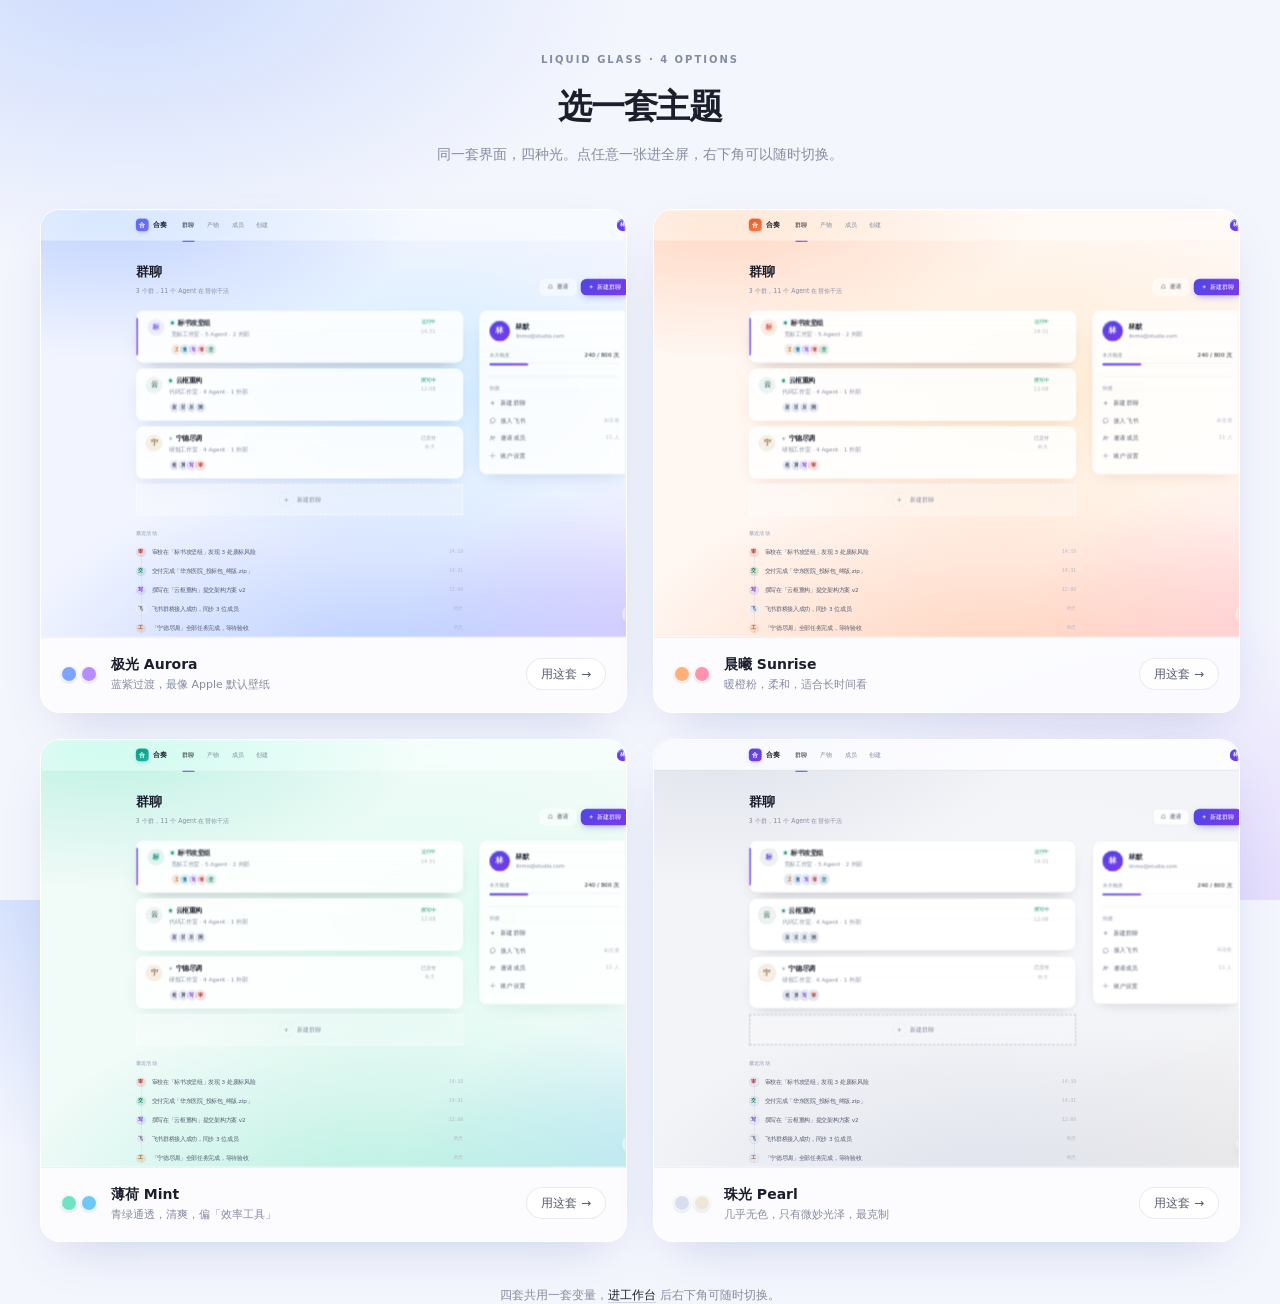
<file: themes.html>
<!DOCTYPE html>
<html lang="zh-CN" data-theme="pearl">
<head>
<meta charset="UTF-8">
<meta name="viewport" content="width=device-width,initial-scale=1">
<title>选一套主题 · 合奏</title>
<link rel="stylesheet" href="tokens.css">
<style>
body{
  background:
    radial-gradient(60% 50% at 10% -4%, rgba(112,155,255,.30), transparent 66%),
    radial-gradient(56% 48% at 96% 100%, rgba(178,136,255,.24), transparent 66%),
    #F4F6FD;
  min-height:100vh;
  padding:52px 0 70px;
}
.wrap{ max-width:1480px; margin:0 auto; padding:0 40px; }

.head{ text-align:center; margin-bottom:44px; }
.head .k{
  font-size:10px; font-weight:600; letter-spacing:.2em;
  text-transform:uppercase; color:var(--tx-3);
}
.head h1{
  margin-top:14px; font-size:34px; font-weight:600; letter-spacing:-.035em;
}
.head p{ margin-top:12px; font-size:14px; color:var(--tx-3); }

.grid{
  display:grid; grid-template-columns:1fr 1fr; gap:26px;
}

.card{
  border-radius:20px; overflow:hidden;
  background:rgba(255,255,255,.7);
  border:1px solid rgba(255,255,255,.9);
  box-shadow:
    inset 0 1px 0 rgba(255,255,255,.95),
    0 20px 50px -22px rgba(62,86,170,.28);
  transition:transform .24s cubic-bezier(.22,.61,.36,1), box-shadow .24s;
  text-decoration:none; color:inherit;
  display:block;
}
.card:hover{
  transform:translateY(-4px);
  box-shadow:
    inset 0 1px 0 rgba(255,255,255,.95),
    0 30px 64px -24px rgba(62,86,170,.36);
}

.shot{
  width:100%; height:428px; overflow:hidden;
  background:#fff; position:relative;
  border-bottom:1px solid rgba(120,130,170,.12);
}
.shot iframe{
  width:1440px; height:900px; border:0; display:block;
  transform:scale(.4743); transform-origin:top left;
  pointer-events:none;
}

.meta{
  padding:16px 20px 18px;
  display:flex; align-items:center; gap:14px;
}
.sw{
  display:flex; gap:4px;
}
.sw i{
  width:16px; height:16px; border-radius:50%;
  border:1px solid rgba(255,255,255,.9);
  box-shadow:0 1px 3px rgba(0,0,0,.12);
}
.nm{ font-size:14px; font-weight:600; }
.ds{ font-size:11px; color:var(--tx-3); margin-top:2px; }
.go{
  margin-left:auto;
  height:32px; padding:0 14px; border-radius:99px;
  display:inline-flex; align-items:center; gap:5px;
  font-size:12px; font-weight:500;
  background:rgba(255,255,255,.8);
  border:1px solid rgba(120,130,170,.16);
  color:var(--tx-2);
}
.card:hover .go{ background:#1B1E2B; color:#fff; border-color:transparent; }

.foot{
  margin-top:44px; text-align:center;
  font-size:12px; color:var(--tx-3);
}
.foot a{ color:var(--tx); border-bottom:1px solid rgba(120,130,170,.3); }
</style>
</head>
<body>
<div class="wrap">

  <div class="head">
    <div class="k">Liquid Glass · 4 options</div>
    <h1>选一套主题</h1>
    <p>同一套界面，四种光。点任意一张进全屏，右下角可以随时切换。</p>
  </div>

  <div class="grid">

    <a class="card" href="studio.html?t=aurora">
      <div class="shot"><iframe src="studio.html?t=aurora" scrolling="no"></iframe></div>
      <div class="meta">
        <div class="sw"><i style="background:#7FA4FF"></i><i style="background:#B78CFF"></i></div>
        <div>
          <div class="nm">极光 Aurora</div>
          <div class="ds">蓝紫过渡，最像 Apple 默认壁纸</div>
        </div>
        <span class="go">用这套 →</span>
      </div>
    </a>

    <a class="card" href="studio.html?t=sunrise">
      <div class="shot"><iframe src="studio.html?t=sunrise" scrolling="no"></iframe></div>
      <div class="meta">
        <div class="sw"><i style="background:#FFB07A"></i><i style="background:#FF94AE"></i></div>
        <div>
          <div class="nm">晨曦 Sunrise</div>
          <div class="ds">暖橙粉，柔和，适合长时间看</div>
        </div>
        <span class="go">用这套 →</span>
      </div>
    </a>

    <a class="card" href="studio.html?t=mint">
      <div class="shot"><iframe src="studio.html?t=mint" scrolling="no"></iframe></div>
      <div class="meta">
        <div class="sw"><i style="background:#6FE3C6"></i><i style="background:#6EC8F5"></i></div>
        <div>
          <div class="nm">薄荷 Mint</div>
          <div class="ds">青绿通透，清爽，偏「效率工具」</div>
        </div>
        <span class="go">用这套 →</span>
      </div>
    </a>

    <a class="card" href="studio.html?t=pearl">
      <div class="shot"><iframe src="studio.html?t=pearl" scrolling="no"></iframe></div>
      <div class="meta">
        <div class="sw"><i style="background:#D8DEF0"></i><i style="background:#EFE6DA"></i></div>
        <div>
          <div class="nm">珠光 Pearl</div>
          <div class="ds">几乎无色，只有微妙光泽，最克制</div>
        </div>
        <span class="go">用这套 →</span>
      </div>
    </a>

  </div>

  <div class="foot">
    四套共用一套变量，<a href="studio.html">进工作台</a> 后右下角可随时切换。
  </div>
</div>
</body>
</html>
</file>
<file: tokens.css>
/* ============================================================
   合奏 Ensemble — Design Tokens v11 (Liquid Glass)
   四套主题，靠 data-theme 切换。默认 aurora。
   ============================================================ */

/* ---------------- A. 极光 Aurora ---------------- */
:root, [data-theme="aurora"]{
  --bg-solid: #F2F5FF;
  --glow-1: rgba(112,155,255,.46);
  --glow-2: rgba(178,136,255,.36);
  --glow-3: rgba(120,210,255,.26);

  --brand:   #4F6EF7;
  --brand-2: #7C6BF5;
  --accent:  #6D5CF0;
  --accent-soft: rgba(109,92,240,.10);

  --ink-on-brand: #FFFFFF;
  --glass:    rgba(255,255,255,.86);
  --glass-2:  rgba(255,255,255,.46);
  --glass-3:  rgba(255,255,255,.28);
  --glass-line: rgba(255,255,255,.88);
  --glass-line-2: rgba(255,255,255,.52);
  --glass-sh: 0 14px 40px -16px rgba(62,86,170,.26);
  --glass-sh-hover: 0 22px 54px -18px rgba(62,86,170,.34);
}

/* ---------------- B. 晨曦 Sunrise ---------------- */
[data-theme="sunrise"]{
  --bg-solid: #FFF7F2;
  --glow-1: rgba(255,168,126,.48);
  --glow-2: rgba(255,146,178,.34);
  --glow-3: rgba(255,214,150,.30);

  --brand:   #E85A2C;
  --brand-2: #F0813F;
  --accent:  #D94F2A;
  --accent-soft: rgba(217,79,42,.10);

  --ink-on-brand: #FFFFFF;
  --glass:    rgba(255,255,255,.88);
  --glass-2:  rgba(255,255,255,.48);
  --glass-3:  rgba(255,255,255,.30);
  --glass-line: rgba(255,255,255,.90);
  --glass-line-2: rgba(255,255,255,.56);
  --glass-sh: 0 14px 40px -16px rgba(190,110,70,.24);
  --glass-sh-hover: 0 22px 54px -18px rgba(190,110,70,.32);
}

/* ---------------- C. 薄荷 Mint ---------------- */
[data-theme="mint"]{
  --bg-solid: #F1FBF8;
  --glow-1: rgba(110,226,196,.46);
  --glow-2: rgba(110,196,245,.34);
  --glow-3: rgba(190,255,230,.32);

  --brand:   #009E86;
  --brand-2: #22B79D;
  --accent:  #0E8F79;
  --accent-soft: rgba(14,143,121,.10);

  --ink-on-brand: #FFFFFF;
  --glass:    rgba(255,255,255,.86);
  --glass-2:  rgba(255,255,255,.46);
  --glass-3:  rgba(255,255,255,.28);
  --glass-line: rgba(255,255,255,.88);
  --glass-line-2: rgba(255,255,255,.54);
  --glass-sh: 0 14px 40px -16px rgba(50,140,125,.22);
  --glass-sh-hover: 0 22px 54px -18px rgba(50,140,125,.30);
}

/* ---------------- D. 珠光 Pearl（黑白灰 + 微光） ---------------- */
[data-theme="pearl"]{
  --bg-solid: #F3F4F7;
  --glow-1: rgba(196,202,222,.46);
  --glow-2: rgba(226,220,210,.38);
  --glow-3: rgba(248,249,252,.55);

  --brand:   #4F46E5;
  --brand-2: #7C3AED;
  --accent:  #4F46E5;
  --accent-soft: rgba(22,22,26,.06);

  --ink-on-brand: #FFFFFF;

  /* 卡片接近纯白，边框是实灰线 —— 不再靠白色高光撑结构 */
  --glass:    rgba(255,255,255,.97);
  --glass-2:  rgba(255,255,255,.78);
  --glass-3:  rgba(255,255,255,.52);
  --glass-line:   #E3E3E9;
  --glass-line-2: #D6D6DE;
  --glass-sh:       0 1px 2px rgba(18,18,26,.04), 0 14px 34px -18px rgba(18,18,26,.22);
  --glass-sh-hover: 0 2px 5px rgba(18,18,26,.06), 0 24px 50px -20px rgba(18,18,26,.30);

  /* 文字压深，拉开明暗 */
  --tx:   #0D0D10;
  --tx-2: #47474F;
  --tx-3: #77777F;
  --tx-4: #A5A5AE;

  --line:   #E7E7EC;
  --line-2: #D9D9E1;
  --line-3: #C2C2CC;

  /* 兼容旧页面的变量名 */
  --bg:      var(--bg-solid);
  --panel:   var(--glass);
  --panel-2: rgba(255,255,255,.55);
  --panel-3: rgba(120,130,170,.07);
  --sh-1:    0 1px 2px rgba(20,20,30,.04);
  --sh-2:    0 4px 14px rgba(20,20,30,.06);
  --sh-3:    0 16px 40px -14px rgba(20,20,30,.20);
  --ok:      var(--green);
  --bad:     var(--rose);
  --bad-dim: var(--rose-soft);
  --bad-line:var(--rose-line);
  --warn:    var(--amber);

  --role:   #E3E3EB;
  --role-tx:#494952;
}

/* 珠光下，卡片的"凸起"靠极细白线 + 实灰边 */
[data-theme="pearl"] .avatar{
  border-color:rgba(20,20,30,.07);
  box-shadow:none;
  background:var(--role);
}
[data-theme="pearl"] .glass{
  box-shadow:
    inset 0 1px 0 rgba(255,255,255,1),
    inset 0 -1px 0 rgba(0,0,0,.02),
    var(--glass-sh);
}
[data-theme="pearl"] .glass::before{
  background:linear-gradient(180deg, rgba(255,255,255,.55), rgba(255,255,255,0) 100%);
  opacity:.6;
}

/* ============================================================
   共用
   ============================================================ */
:root{
  --tx:   #1B1E2B;
  --tx-2: #565C70;
  --tx-3: #868CA0;
  --tx-4: #B3B8C8;

  --line:   rgba(120,130,170,.14);
  --line-2: rgba(120,130,170,.22);
  --line-3: rgba(120,130,170,.34);

  /* ---- 活力：一个主色 + 三个语义色 ---- */
  --primary:      #4F46E5;
  --primary-2:    #7C3AED;
  --primary-soft: rgba(79,70,229,.08);
  --primary-line: rgba(79,70,229,.24);
  --grad:         linear-gradient(135deg,#4F46E5 0%,#7C3AED 100%);

  --success:      #059669;
  --success-soft: rgba(5,150,105,.09);
  --warning:      #D97706;
  --warning-soft: rgba(217,119,6,.11);
  --danger:       #DC2626;
  --danger-soft:  rgba(220,38,38,.08);

  /* ---- 五个角色（低饱和底 + 深字） ---- */
  --r-con:        #B45309; --r-con-bg:  rgba(180,83,9,.11);
  --r-sco:        #0369A1; --r-sco-bg:  rgba(3,105,161,.11);
  --r-scr:        #6D28D9; --r-scr-bg:  rgba(109,40,217,.11);
  --r-aud:        #B91C1C; --r-aud-bg:  rgba(185,28,28,.11);
  --r-cou:        #047857; --r-cou-bg:  rgba(4,120,87,.11);

  --rose:   #C8443C;
  --rose-soft: rgba(200,68,60,.08);
  --rose-line: rgba(200,68,60,.20);

  --green:  #2E8B62;
  --green-soft: rgba(46,139,98,.09);
  --green-line: rgba(46,139,98,.20);

  --amber:  #B4761A;
  --amber-soft: rgba(180,118,26,.10);

  --role:   #E4E8F3;
  --role-tx:#535A70;

  --r-sm: 9px;
  --r:    12px;
  --r-lg: 16px;
  --r-xl: 22px;

  --font: -apple-system, BlinkMacSystemFont, "SF Pro Text", "PingFang SC",
          "Hiragino Sans GB", "Microsoft YaHei", system-ui, sans-serif;
  --mono: "SF Mono", ui-monospace, Menlo, monospace;
}

*,*::before,*::after{ box-sizing:border-box; margin:0; padding:0; }

/* 字号阶：7 档，没有 15/17/19 */
:root{
  --fs-1: 11px;
  --fs-2: 12px;
  --fs-3: 13px;
  --fs-4: 14px;
  --fs-5: 16px;
  --fs-6: 20px;
  --fs-7: 28px;
  --fs-8: 34px;
}

/* 键盘可达性：所有可交互元素统一 focus 环 */
:focus-visible{
  outline:2px solid var(--brand);
  outline-offset:2px;
}

html,body{
  height:100%;
  color:var(--tx);
  font-family:var(--font);
  font-size:13px;
  line-height:1.5;
  -webkit-font-smoothing:antialiased;
  text-rendering:optimizeLegibility;
}

/* 光晕背景 —— 琉璃的底座 */
body{
  background:
    radial-gradient(72% 62% at 10% -6%,  var(--glow-1), transparent 66%),
    radial-gradient(66% 58% at 96% 100%, var(--glow-2), transparent 66%),
    radial-gradient(64% 56% at 56% 42%,  var(--glow-3), transparent 72%),
    radial-gradient(80% 70% at 50% 110%, var(--glow-1), transparent 70%),
    var(--bg-solid);
  background-attachment: fixed;
}

button{ font:inherit; color:inherit; background:none; border:0; cursor:pointer; }
input,textarea{ font:inherit; color:inherit; background:none; border:0; outline:none; }
ul{ list-style:none; }
a{ color:inherit; text-decoration:none; }

::-webkit-scrollbar{ width:8px; height:8px; }
::-webkit-scrollbar-track{ background:transparent; }
::-webkit-scrollbar-thumb{ background:rgba(120,130,170,.18); border-radius:99px; }
::-webkit-scrollbar-thumb:hover{ background:rgba(120,130,170,.3); }

.mono{ font-family:var(--mono); font-variant-numeric:tabular-nums; }
.ell{ overflow:hidden; text-overflow:ellipsis; white-space:nowrap; }
.grow{ flex:1; min-width:0; }

/* ---------- 琉璃卡片 ---------- */
.glass{
  position:relative;
  background:var(--glass);
  backdrop-filter:blur(18px) saturate(150%);
  -webkit-backdrop-filter:blur(18px) saturate(150%);
  border:1px solid var(--glass-line);
  border-radius:var(--r-lg);
  box-shadow:
    inset 0 1px 0 rgba(255,255,255,.92),
    inset 0 -1px 0 rgba(255,255,255,.32),
    var(--glass-sh);
}
/* 顶部高光：玻璃"凸起"的关键 */
.glass::before{
  content:""; position:absolute; inset:0 0 auto 0; height:56%;
  border-radius:inherit;
  background:linear-gradient(180deg, rgba(255,255,255,.18), rgba(255,255,255,0) 100%);
  pointer-events:none;
}
.glass > *{ position:relative; }

/* ---------- 应用内导航（唯一版本） ---------- */
.app-nav{
  height:64px; flex:0 0 64px;
  background:var(--glass-2);
  backdrop-filter:blur(30px) saturate(180%);
  -webkit-backdrop-filter:blur(30px) saturate(180%);
  border-bottom:1px solid var(--glass-line-2);
  box-shadow:inset 0 1px 0 rgba(255,255,255,.7);
  position:sticky; top:0; z-index:60;
}
.app-nav .in{
  max-width:1120px; margin:0 auto; padding:0 40px;
  height:100%; display:flex; align-items:center; gap:34px;
}
.app-nav .brand{ display:flex; align-items:center; gap:9px; }
.app-nav .brand-m{
  width:27px; height:27px; border-radius:9px;
  background:var(--grad); color:#fff;
  display:grid; place-items:center; font-size:12px; font-weight:600;
  box-shadow:0 4px 12px -4px rgba(79,70,229,.5), inset 0 1px 0 rgba(255,255,255,.4);
}
.app-nav .brand-n{ font-size:14px; font-weight:600; letter-spacing:-.01em; }

.app-nav .links{ display:flex; gap:26px; }
.app-nav .links a{
  font-size:13px; color:var(--tx-3);
  padding:6px 0; position:relative; transition:color .16s;
}
.app-nav .links a:hover{ color:var(--tx); }
.app-nav .links a.on{ color:var(--tx); font-weight:500; }
.app-nav .links a.on::after{
  content:""; position:absolute; left:0; right:0; bottom:-20px;
  height:2px; border-radius:2px; background:var(--grad);
}

.app-nav .nav-r{ margin-left:auto; display:flex; align-items:center; gap:10px; }
.app-main{ max-width:1120px; margin:0 auto; padding:46px 40px 60px; }

@media (max-width:900px){
  .app-nav .in{ padding:0 20px; gap:16px; }
  .app-nav .links{ display:none; }
  .app-main{ padding:28px 20px 40px; }
}

/* 头像 */
.avatar{
  flex:0 0 auto;
  width:26px; height:26px;
  border-radius:50%;
  display:grid; place-items:center;
  font-size:11px; font-weight:600;
  background:var(--role);
  color:var(--role-tx);
  border:1px solid rgba(255,255,255,.7);
  box-shadow:inset 0 1px 0 rgba(255,255,255,.9);
  letter-spacing:0;
}
.avatar.sm{ width:22px; height:22px; font-size:10px; }
.avatar.me{ background:linear-gradient(160deg,var(--primary),var(--primary-2)); color:#fff; border-color:transparent; }

.av-con{ background:var(--r-con-bg); color:var(--r-con); border-color:transparent; }
.av-sco{ background:var(--r-sco-bg); color:var(--r-sco); border-color:transparent; }
.av-scr{ background:var(--r-scr-bg); color:var(--r-scr); border-color:transparent; }
.av-aud{ background:var(--r-aud-bg); color:var(--r-aud); border-color:transparent; }
.av-cou{ background:var(--r-cou-bg); color:var(--r-cou); border-color:transparent; }

@media (prefers-reduced-motion: reduce){
  *{ animation-duration:.001s !important; transition-duration:.001s !important; }
}
</file>
